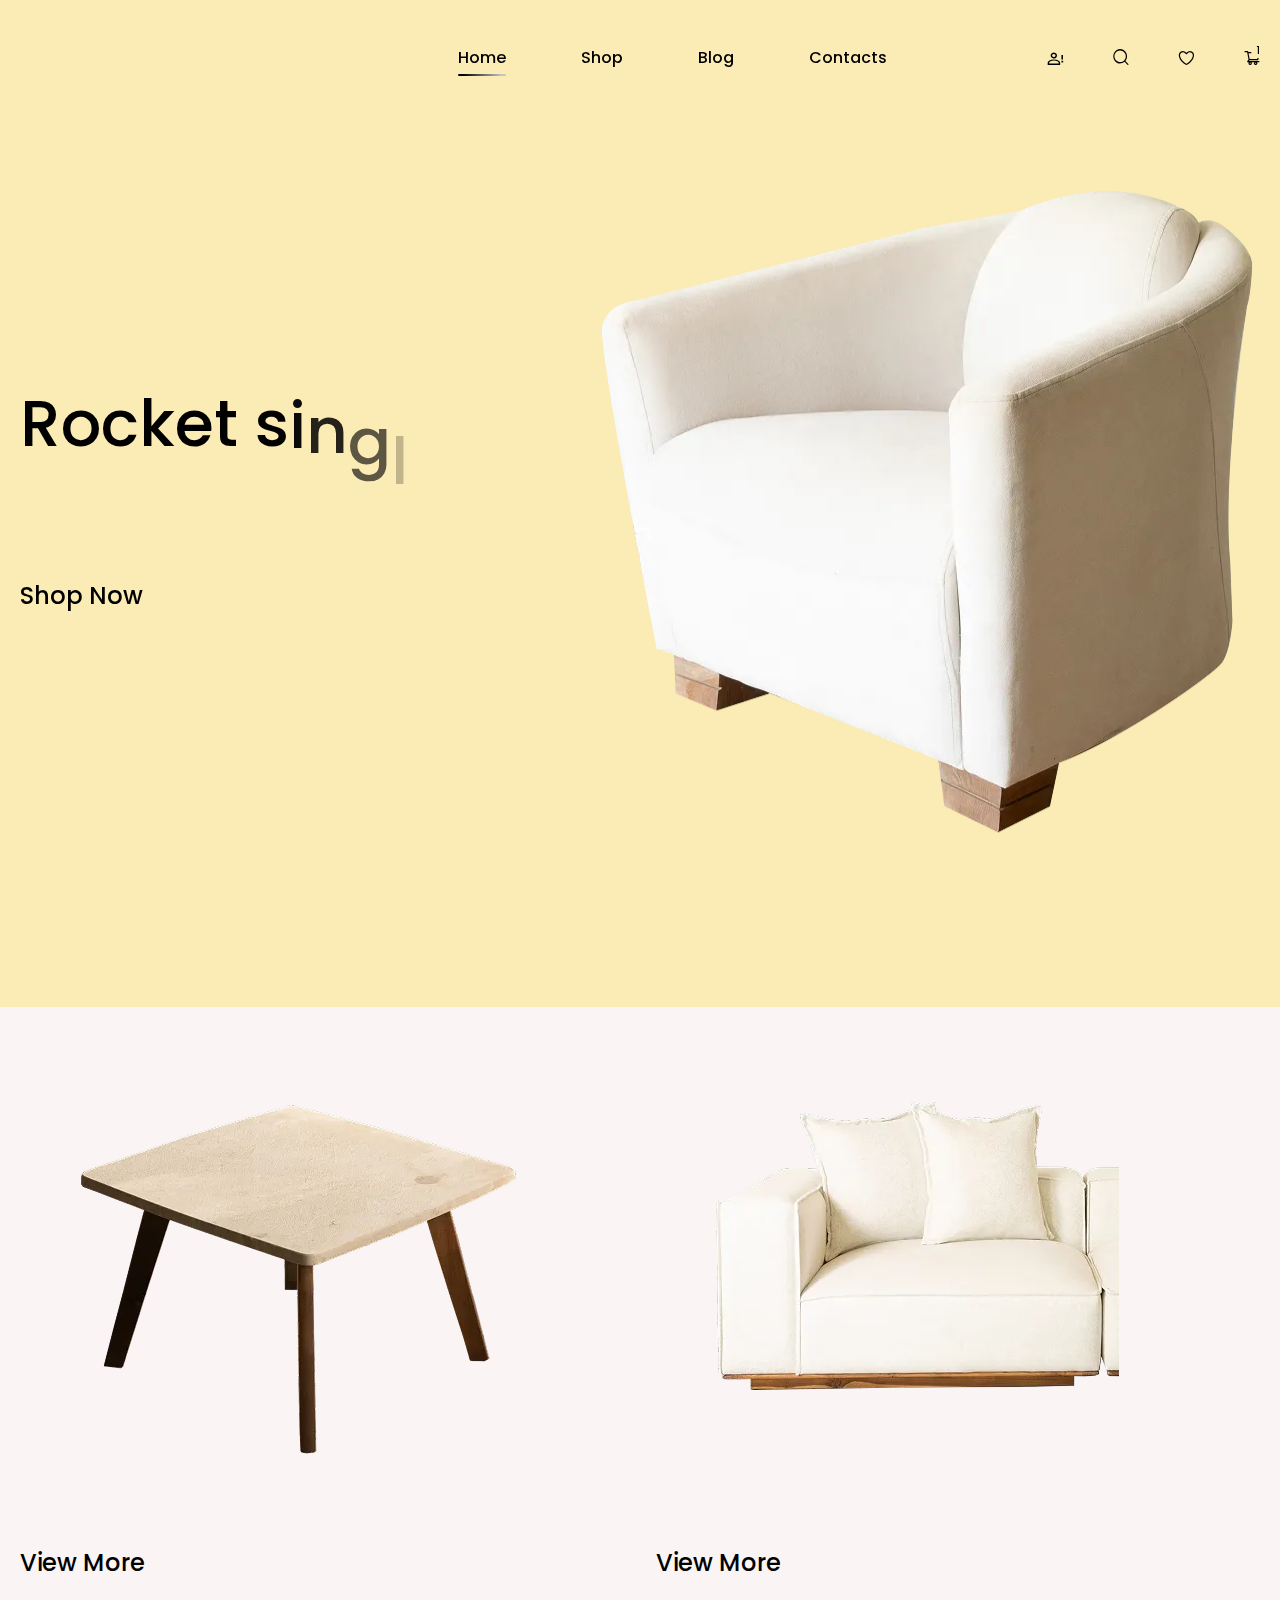
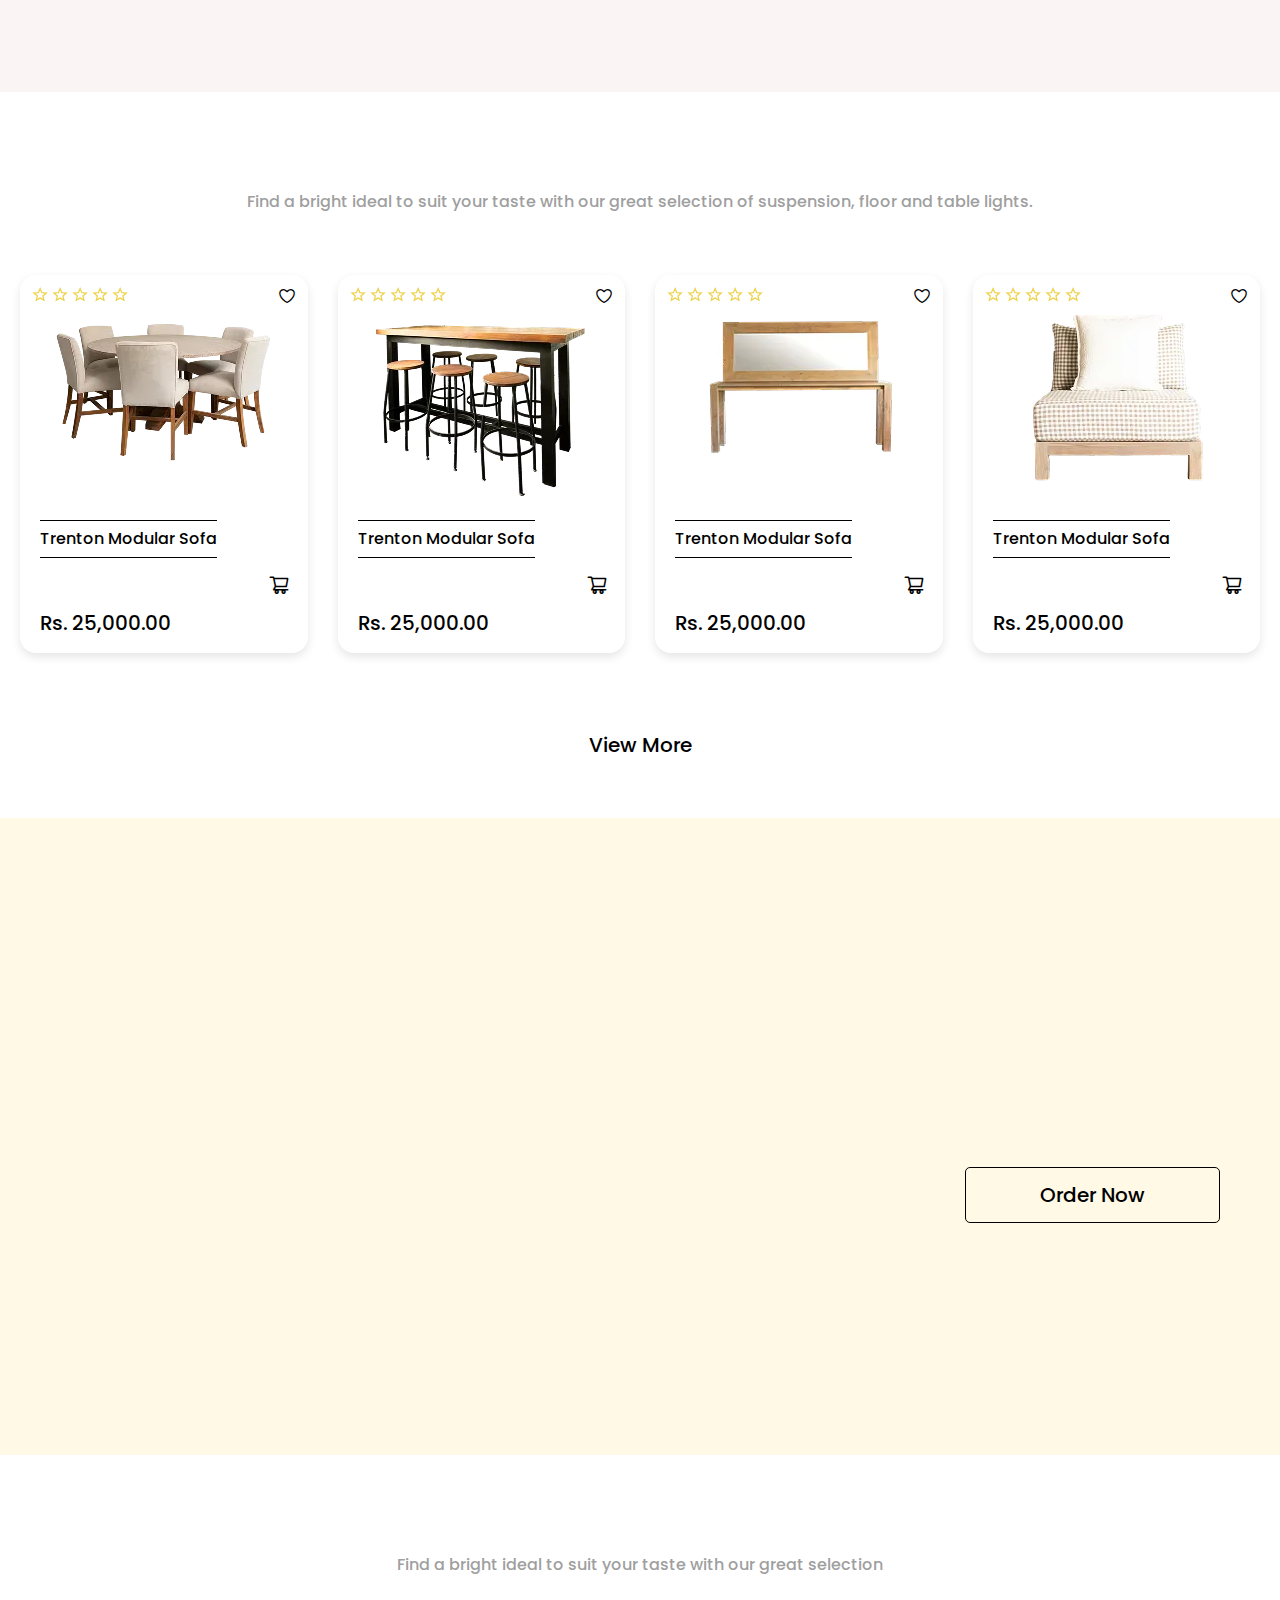
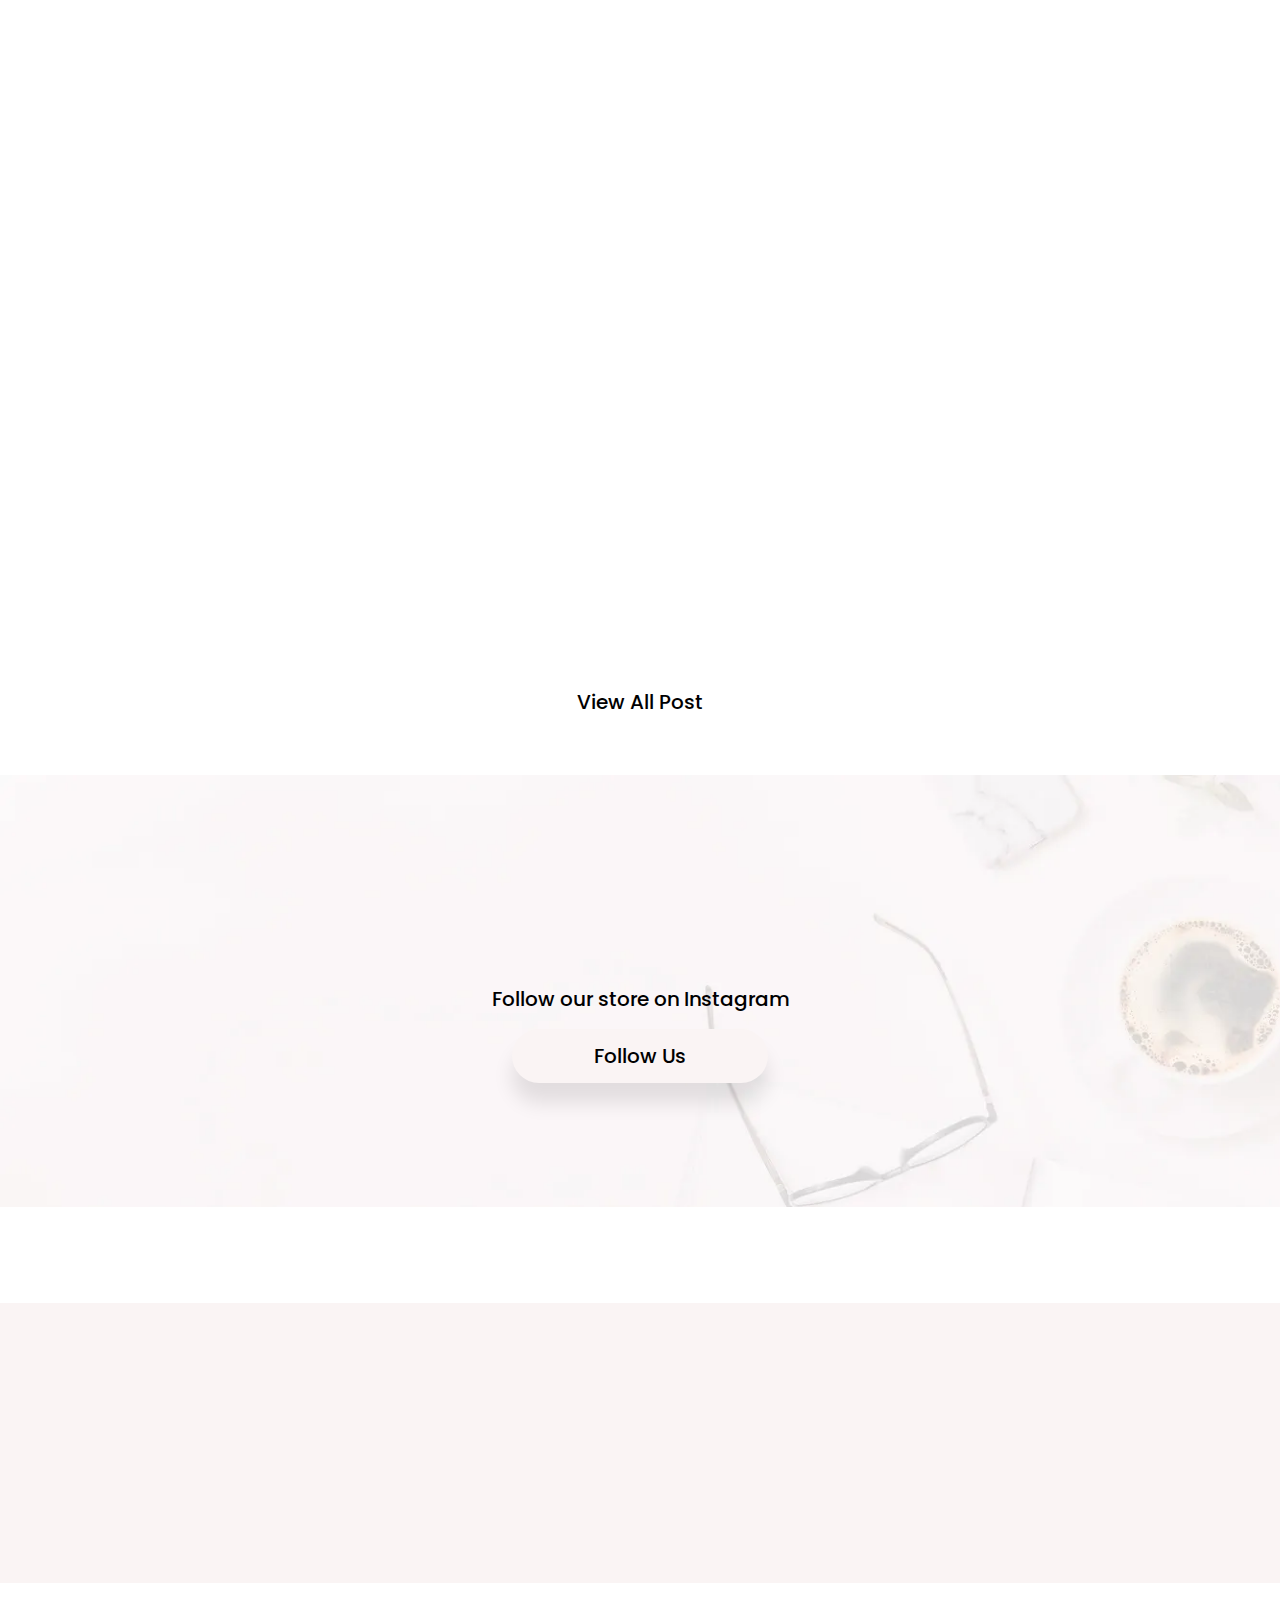
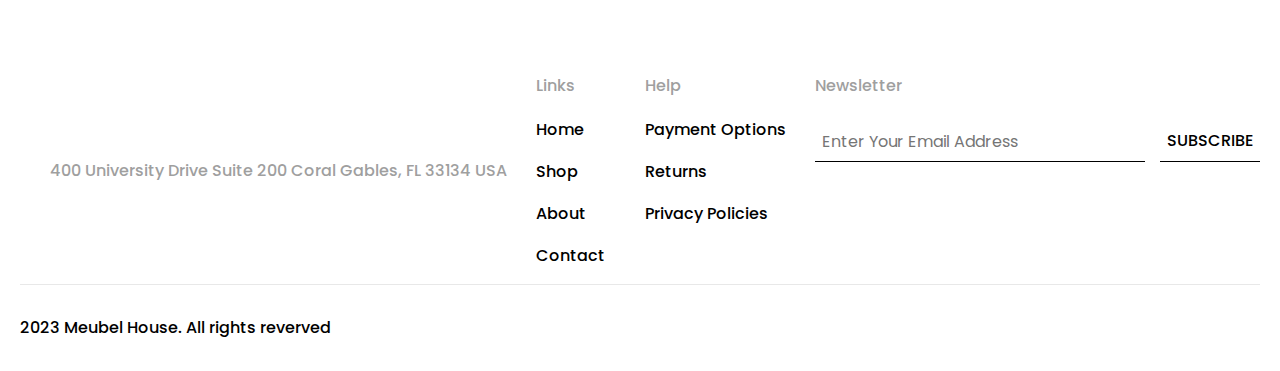
<file: index.html>
<!doctype html>
<html lang="en">
	<head>
		<meta charset="UTF-8">
		<meta name="viewport" content="width=device-width, initial-scale=1.0">
		<link rel="shortcut icon" href="./assets/img/favicon.ico">
		<title>Furniture Store</title>
		<script type="module" crossorigin="" src="./js/index.min.js?v=1761305898458"></script>
		<link rel="modulepreload" crossorigin="" href="./js/app.min.js">
		<link rel="modulepreload" crossorigin="" href="./js/cart.min.js">
		<link rel="stylesheet" crossorigin="" href="./css/app.min.css?v=1761305898458">
		<link rel="stylesheet" crossorigin="" href="./css/cart.min.css?v=1761305898458">
		<link rel="stylesheet" crossorigin="" href="./css/index.min.css?v=1761305898458">
		<link rel="stylesheet" crossorigin="" href="./css/viewmore.min.css?v=1761305898458">
	</head>
	<body data-fls-watcher="">
		<div class="wrapper">
			<header data-fls-header="" data-fls-header-scroll="" class="header">
				<div class="header__container">
					<button type="button" data-fls-menu="" class="menu__icon icon-menu">
						<span></span>
					</button>
					<div class="header__menu menu">
						<nav class="menu__body">
							<ul class="menu__list">
								<li class="menu__item">
									<a href="index.html" class="menu__link menu__link--active">Home</a>
								</li>
								<li class="menu__item">
									<a href="shop.html" class="menu__link">Shop</a>
								</li>
								<li class="menu__item">
									<a href="blog.html" class="menu__link">Blog</a>
								</li>
								<li class="menu__item">
									<a href="contact.html" class="menu__link">Contacts</a>
								</li>
							</ul>
						</nav>
					</div>
					<!--
<fetch url="@components/layout/menu/menu.json">
<each loop='item in response'>
</each>
</fetch>
-->
					<div class="header__action">
						<div class="header__cart">
							<button type="button" data-fls-popup-link="popup" class="header__action--icon --icon-cart"></button>
							<span class="cart__quantity" data-fls-addtocart="">1</span>
						</div>
						<button type="button" data-fls-popup-link="heart" class="header__action--icon --icon-heart"></button>
						<button type="button" data-fls-popup-link="search" class="header__action--icon --icon-search"></button>
						<a href="myaccount.html" class="header__action--icon --icon-man"></a>
					</div>
				</div>
				<div data-fls-popup="search" aria-hidden="true" class="search">
					<div data-fls-search-wrapper="" class="search__wrapper">
						<div data-fls-search-body="" class="search__body">
							<div class="search__header">
								<h2 class="search__title">Search</h2>
								<button data-fls-popup-close="" class="search__close --icon-close-circle-svgrepo-com"></button>
							</div>
							<form class="search__form">
								<input data-fls-input="" autocomplete="off" type="text" name="form[]" data-error="Помилка" placeholder="" class="search__input">
							</form>
						</div>
					</div>
				</div>
				<div data-fls-popup="popup" aria-hidden="true" class="popup">
					<div data-fls-popup-wrapper="" class="popup__wrapper">
						<div data-fls-popup-body="" class="popup__body">
							<div class="popup__header">
								<h2 class="popup__title">Shopping Cart</h2>
								<button data-fls-popup-close="" type="button" class="popup__close --icon-cart-close"></button>
							</div>
							<div data-fls-popup-content="" class="popup__items">
								<div class="popup__item item-popup">
									<div class="item-popup__image">
										<picture>
											<img alt="Image" src="./assets/img/singl/singl-small-01.webp">
										</picture>
									</div>
									<div class="item-popup__body">
										<h3 class="item-popup__body_title">Asgaard sofa</h3>
										<div class="item-popup__body_count">
											<div data-fls-quantity="" class="item-popup__body_quantity quantity">
												<button data-fls-quantity-minus="" type="button" class="quantity__button quantity__button--minus"></button>
												<div class="quantity__input">
													<input data-fls-quantity-value="" autocomplete="off" type="text" name="form[]" value="1">
												</div>
												<button data-fls-quantity-plus="" type="button" class="quantity__button quantity__button--plus"></button>
											</div>
											<div class="item-popup__body_price">Rs. 250,000.00</div>
										</div>
									</div>
									<button class="item-popup__close --icon-close-circle-svgrepo-com"></button>
								</div>
							</div>
							<div class="popup__end-price">
								<span class="popup__end-price_title">Subtotal</span>
								<span class="popup__end-price_price">Rs. 250,000.00</span>
							</div>
							<div class="popup__bottom">
								<a href="cartbox.html">View Cart</a>
								<a href="checkout.html">Checkout</a>
							</div>
						</div>
					</div>
				</div>
				<div data-fls-popup="heart" aria-hidden="true" class="heart">
					<div data-fls-popup-wrapper="" class="heart__wrapper">
						<div data-fls-popup-body="" class="heart__body">
							<div class="heart__header">
								<h2 class="heart__title">My Favorite</h2>
								<button type="button" data-fls-popup-close="">
									<svg xmlns="http://www.w3.org/2000/svg" viewbox="0 0 24 24" width="19" height="19">
										<path d="M12 21s-6-4-9-8c-2-3 0-7 3-8s6 1 6 1 3-2 6-1 5 5 3 8c-3 4-9 8-9 8z" fill="none" stroke="#9f9f9f" stroke-width="1.5" stroke-linecap="round" stroke-linejoin="round"></path>
										<line x1="9" y1="9" x2="15" y2="15" stroke="#9f9f9f" stroke-width="1.5" stroke-linecap="round"></line>
										<line x1="15" y1="9" x2="9" y2="15" stroke="#9f9f9f" stroke-width="1.5" stroke-linecap="round"></line>
									</svg>
								</button>
							</div>
							<div data-fls-popup-content="" class="heart__items">
								<div class="heart__item item-popup">
									<div class="item-popup__image">
										<picture>
											<img alt="Image" src="./assets/img/singl/singl-small-01.webp">
										</picture>
									</div>
									<div class="item-popup__body">
										<h3 class="item-popup__body_title">Asgaard sofa</h3>
										<div class="item-popup__body_count">
											<div data-fls-quantity="" class="item-popup__body_quantity quantity">
												<button data-fls-quantity-minus="" type="button" class="quantity__button quantity__button--minus"></button>
												<div class="quantity__input">
													<input data-fls-quantity-value="" autocomplete="off" type="text" name="form[]" value="1">
												</div>
												<button data-fls-quantity-plus="" type="button" class="quantity__button quantity__button--plus"></button>
											</div>
											<div class="item-popup__body_price">Rs. 250,000.00</div>
										</div>
									</div>
									<button class="item-popup__close --icon-close-circle-svgrepo-com"></button>
								</div>
							</div>
							<a href="#" class="heart__button">Add to cart</a>
						</div>
					</div>
				</div>
			</header>
			<main class="page">
				<section class="hero page--hero">
					<div class="hero__container">
						<div data-fls-titlwithtextdecor="" class="hero__title-block title-with-text-decor">
							<div class="wrap">
								<h1 class="title-with-text-decor__title">Rocket single seater</h1>
							</div>
							<a href="#" class="title-with-text-decor__text">Shop Now</a>
							<!-- <a href="javascript:void(0)" class="title-with-text-decor__text">Shop Now</a> -->
						</div>
						<div data-fls-parallax-parent="" class="hero__imafe">
							<picture>
								<source media="(max-width: 600px)" srcset="./assets/img/home/single-seater-600.webp" type="image/webp">
								<img data-fls-parallax="" data-fls-parallax-coefficient="10" alt="Image" src="./assets/img/home/single-seater.webp">
							</picture>
						</div>
					</div>
				</section>
				<div class="popular page--popular">
					<div class="popular__container">
						<div class="popular__column popular__column--tabel">
							<a data-fls-parallax-parent="" href="javascript:void(0)" class="popular__image">
								<picture>
									<img data-fls-parallax="" data-fls-parallax-coefficient="10" alt="Image" src="./assets/img/home/side-table.webp">
								</picture>
							</a>
							<div data-fls-titlwithtextdecor="" class="title-with-text-decor">
								<h2 data-fls-watcher="" class="title-with-text-decor__title title-with-text-decor__title--fz-36">Side Tabel</h2>
								<a href="javascript:avoid(0)" class="title-with-text-decor__text title-with-text-decor__title--fz-24">View More</a>
							</div>
						</div>
						<div class="popular__column popular__column--sofa">
							<a data-fls-parallax-parent="" href="javascript:void(0)" class="popular__image">
								<picture>
									<img data-fls-parallax="" data-fls-parallax-coefficient="10" alt="Image" src="./assets/img/home/sofa.webp">
								</picture>
							</a>
							<div data-fls-titlwithtextdecor="" class="popular__title-block title-with-text-decor">
								<h2 data-fls-watcher="" class="title-with-text-decor__title title-with-text-decor__title--fz-36">Side Sofa</h2>
								<a href="javascript:avoid(0)" class="title-with-text-decor__text title-with-text-decor__title--fz-24">View More</a>
							</div>
						</div>
					</div>
				</div>
				<section class="picks page--picks">
					<div class="picks__container">
						<div class="picks__title-block">
							<h2 class="picks__title-block--title">Top Picks For You</h2>
							<p class="picks__title-block--text">
								Find a bright ideal to suit your taste with our great selection of
					suspension, floor and table lights.
							</p>
						</div>
						<div class="picks__colums">
							<div data-fls-addtocart-product="" data-fls-cart="" class="cart">
								<a href="SingleProduct.html" class="cart__image">
									<picture>
										<img data-fls-addtocart-image="" alt="Image" src="./assets/img/picks/01.webp">
									</picture>
								</a>
								<div class="cart__body">
									<a href="SingleProduct.html" class="cart__title">Trenton Modular Sofa</a>
									<a href="javascript:void(0)" data-fls-addtocart-button="" class="cart__cart --icon-cart"></a>
									<div class="cart__price">Rs. 25,000.00</div>
								</div>
								<div data-fls-rating="set" class="cart__rating rating"></div>
								<button class="cart__heart --icon-heart"></button>
							</div>
							<div data-fls-addtocart-product="" data-fls-cart="" class="cart">
								<a href="SingleProduct.html" class="cart__image">
									<picture>
										<img data-fls-addtocart-image="" alt="Image" src="./assets/img/picks/02.webp">
									</picture>
								</a>
								<div class="cart__body">
									<a href="SingleProduct.html" class="cart__title">Trenton Modular Sofa</a>
									<a href="javascript:void(0)" data-fls-addtocart-button="" class="cart__cart --icon-cart"></a>
									<div class="cart__price">Rs. 25,000.00</div>
								</div>
								<div data-fls-rating="set" class="cart__rating rating"></div>
								<button class="cart__heart --icon-heart"></button>
							</div>
							<div data-fls-addtocart-product="" data-fls-cart="" class="cart">
								<a href="SingleProduct.html" class="cart__image">
									<picture>
										<img data-fls-addtocart-image="" alt="Image" src="./assets/img/picks/03.webp">
									</picture>
								</a>
								<div class="cart__body">
									<a href="SingleProduct.html" class="cart__title">Trenton Modular Sofa</a>
									<a href="javascript:void(0)" data-fls-addtocart-button="" class="cart__cart --icon-cart"></a>
									<div class="cart__price">Rs. 25,000.00</div>
								</div>
								<div data-fls-rating="set" class="cart__rating rating"></div>
								<button class="cart__heart --icon-heart"></button>
							</div>
							<div data-fls-addtocart-product="" data-fls-cart="" class="cart">
								<a href="SingleProduct.html" class="cart__image">
									<picture>
										<img data-fls-addtocart-image="" alt="Image" src="./assets/img/picks/04.webp">
									</picture>
								</a>
								<div class="cart__body">
									<a href="SingleProduct.html" class="cart__title">Trenton Modular Sofa</a>
									<a href="javascript:void(0)" data-fls-addtocart-button="" class="cart__cart --icon-cart"></a>
									<div class="cart__price">Rs. 25,000.00</div>
								</div>
								<div data-fls-rating="set" class="cart__rating rating"></div>
								<button class="cart__heart --icon-heart"></button>
							</div>
						</div>
					</div>
					<div data-fls-viewmore="" class="viewmore viewmore--center">
						<a href="javscript:void(0)" class="viewmore__title">View More</a>
					</div>
				</section>
				<section class="arrivals page--arrivals">
					<div class="arrivals__container">
						<div class="arrivals__image">
							<picture>
								<source media="(max-width: 600px)" srcset="./assets/img/arrivals/arrivals-600.webp" type="image/webp">
								<img alt="Image" src="./assets/img/arrivals/arrivals.webp">
							</picture>
						</div>
						<div class="arrivals__title-block">
							<div class="arrivals__label">New Arrivals</div>
							<h2 class="arrivals__title">Asgaard sofa</h2>
							<a href="javascript:void(0)" class="arrivals__button">Order Now</a>
						</div>
					</div>
				</section>
				<section class="blogs page--blogs">
					<div class="blogs__container">
						<div class="picks__title-block">
							<h2 class="picks__title-block--title">Our Blogs</h2>
							<p class="picks__title-block--text">Find a bright ideal to suit your taste with our great selection</p>
						</div>
						<div class="blogs__colums">
							<div class="blogs__column column-blog">
								<a href="javscript:void(0)" class="column-blog__image">
									<picture>
										<img alt="Image" src="./assets/img/blogs/01.webp">
									</picture>
								</a>
								<div class="column-blog__text">Going all-in with millennial design</div>
								<div data-fls-viewmore="" class="column-blog__read viewmore">
									<a href="javscript:void(0)" class="viewmore__title">View More</a>
								</div>
								<div class="column-blog__date date">
									<div class="date__block">
										<span class="date__icon --icon-clock"></span>
										<span class="date__text">5 min</span>
									</div>
									<div class="date__block">
										<span class="date__icon --icon-calendar"></span>
										<span class="date__text">12th Oct 2022</span>
									</div>
								</div>
							</div>
							<div class="blogs__column column-blog">
								<a href="javscript:void(0)" class="column-blog__image">
									<picture>
										<img alt="Image" src="./assets/img/blogs/02.webp">
									</picture>
								</a>
								<div class="column-blog__text">Going all-in with millennial design</div>
								<div data-fls-viewmore="" class="column-blog__read viewmore">
									<a href="javscript:void(0)" class="viewmore__title">View More</a>
								</div>
								<div class="column-blog__date date">
									<div class="date__block">
										<span class="date__icon --icon-clock"></span>
										<span class="date__text">5 min</span>
									</div>
									<div class="date__block">
										<span class="date__icon --icon-calendar"></span>
										<span class="date__text">12th Oct 2022</span>
									</div>
								</div>
							</div>
							<div class="blogs__column column-blog">
								<a href="javscript:void(0)" class="column-blog__image">
									<picture>
										<img alt="Image" src="./assets/img/blogs/03.webp">
									</picture>
								</a>
								<div class="column-blog__text">Going all-in with millennial design</div>
								<div data-fls-viewmore="" class="column-blog__read viewmore">
									<a href="javscript:void(0)" class="viewmore__title">View More</a>
								</div>
								<div class="column-blog__date date">
									<div class="date__block">
										<span class="date__icon --icon-clock"></span>
										<span class="date__text">5 min</span>
									</div>
									<div class="date__block">
										<span class="date__icon --icon-calendar"></span>
										<span class="date__text">12th Oct 2022</span>
									</div>
								</div>
							</div>
						</div>
						<div data-fls-viewmore="" class="viewmore viewmore--center">
							<a href="javscript:void(0)" class="viewmore__title">View All Post</a>
						</div>
					</div>
				</section>
				<section class="instagram page--instagram">
					<div class="instagram__container">
						<h2 class="instagram__title">Our Instagram</h2>
						<p class="instagram__text">Follow our store on Instagram</p>
						<a href="javscript:void(0)" class="instagram__button">Follow Us</a>
					</div>
				</section>
			</main>
			<footer data-fls-footer="" class="footer">
				<div class="footer__top">
					<div class="footer__container">
						<div class="footer__advantages advantages">
							<div class="advantages__column">
								<div class="advantages__title">Free Delivery</div>
								<p class="advantages__text">For all oders over $50, consectetur adipim scing elit.</p>
							</div>
							<div class="advantages__column">
								<div class="advantages__title">90 Days Return</div>
								<p class="advantages__text">If goods have problems, consectetur adipim scing elit.</p>
							</div>
							<div class="advantages__column">
								<div class="advantages__title">Secure Payment</div>
								<p class="advantages__text">100% secure payment, consectetur adipim scing elit.</p>
							</div>
						</div>
					</div>
				</div>
				<div class="footer__container">
					<div class="footer__body body-footer">
						<a href="#" class="body-footer__logo"></a>
						<div class="body-footer__column">
							<p class="body-footer__about">400 University Drive Suite 200 Coral Gables,
					FL 33134 USA</p>
						</div>
						<div data-fls-spollers="767.98" class="body-footer__column">
							<details class="spollers__item">
								<summary class="body-footer__title spollers__title">Links</summary>
								<ul class="body-footer__list">
									<li body-footer__item="">
										<a href="#" class="body-footer__link">Home</a>
									</li>
									<li body-footer__item="">
										<a href="#" class="body-footer__link">Shop</a>
									</li>
									<li body-footer__item="">
										<a href="#" class="body-footer__link">About</a>
									</li>
									<li body-footer__item="">
										<a href="#" class="body-footer__link">Contact</a>
									</li>
								</ul>
							</details>
						</div>
						<div data-fls-spollers="767.98" class="body-footer__column">
							<details class="spollers__item">
								<summary class="body-footer__title spollers__title">Help</summary>
								<ul class="body-footer__list">
									<li body-footer__item="">
										<a href="#" class="body-footer__link">Payment Options</a>
									</li>
									<li body-footer__item="">
										<a href="#" class="body-footer__link">Returns</a>
									</li>
									<li body-footer__item="">
										<a href="#" class="body-footer__link">Privacy Policies</a>
									</li>
								</ul>
							</details>
						</div>
						<div class="body-footer__column">
							<div class="body-footer__title">Newsletter</div>
							<form class="body-footer__form" action="files/sendmail/sendmail.php" method="POST">
								<input type="text" name="form[email]" data-error="Error" placeholder="Enter Your Email Address" class="body-footer__input">
								<button type="submit" class="body-footer__button">SUBSCRIBE</button>
							</form>
						</div>
					</div>
					<div class="footer__copy">
						<div class="footer__text">2023 Meubel House. All rights reverved</div>
					</div>
				</div>
			</footer>
		</div>
	</body>
</html>
</file>
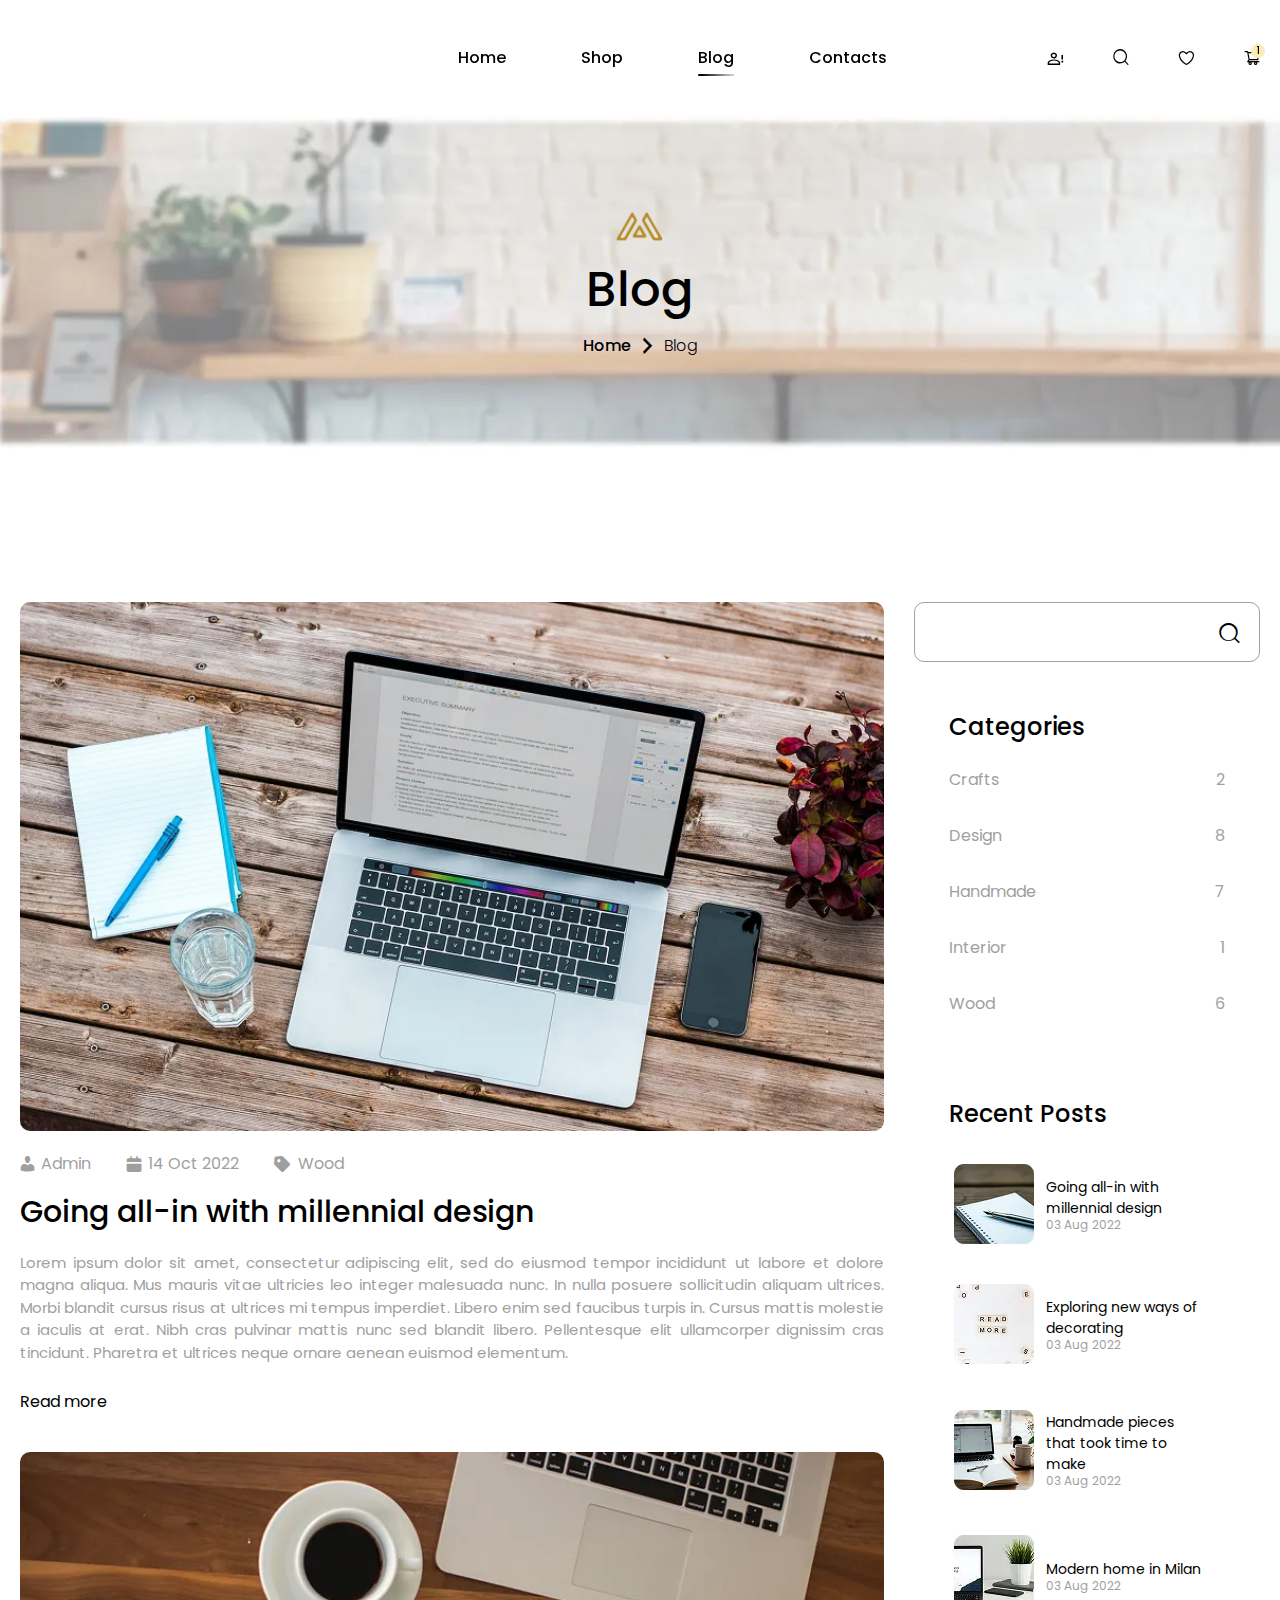
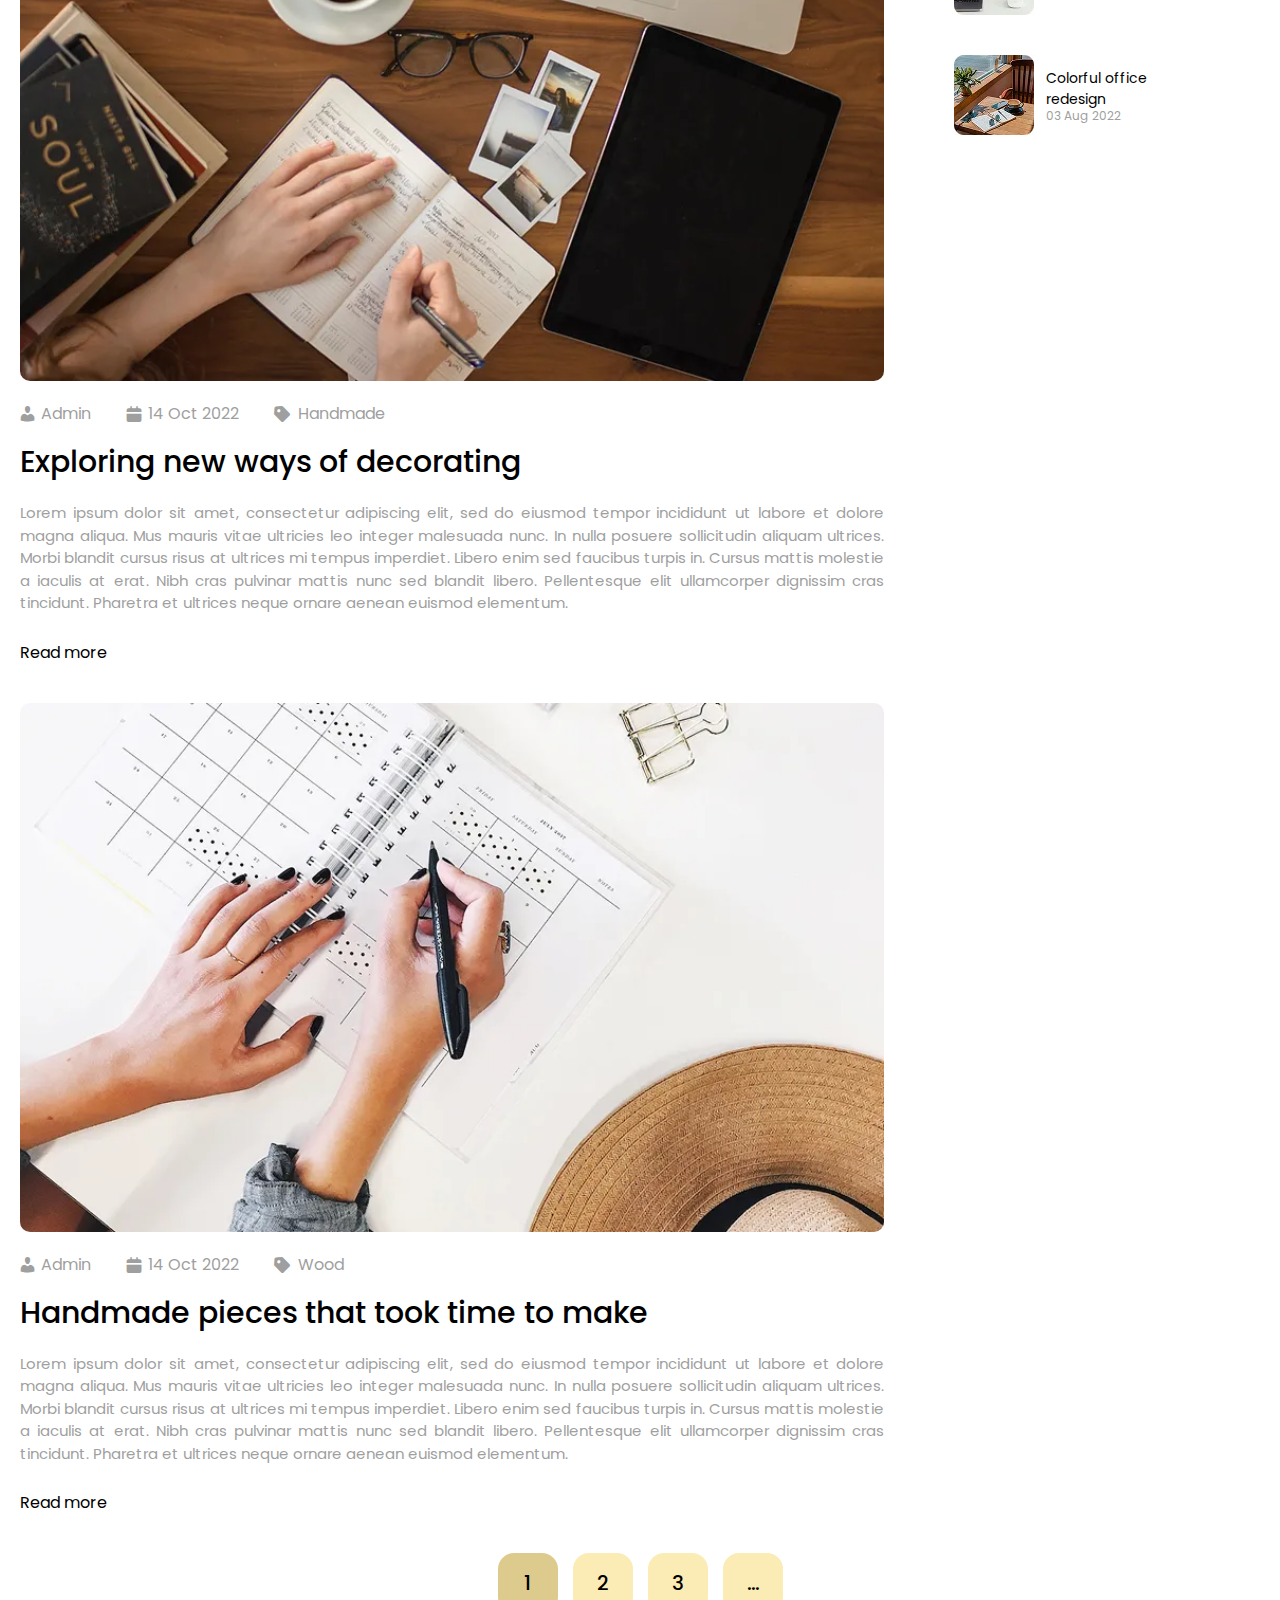
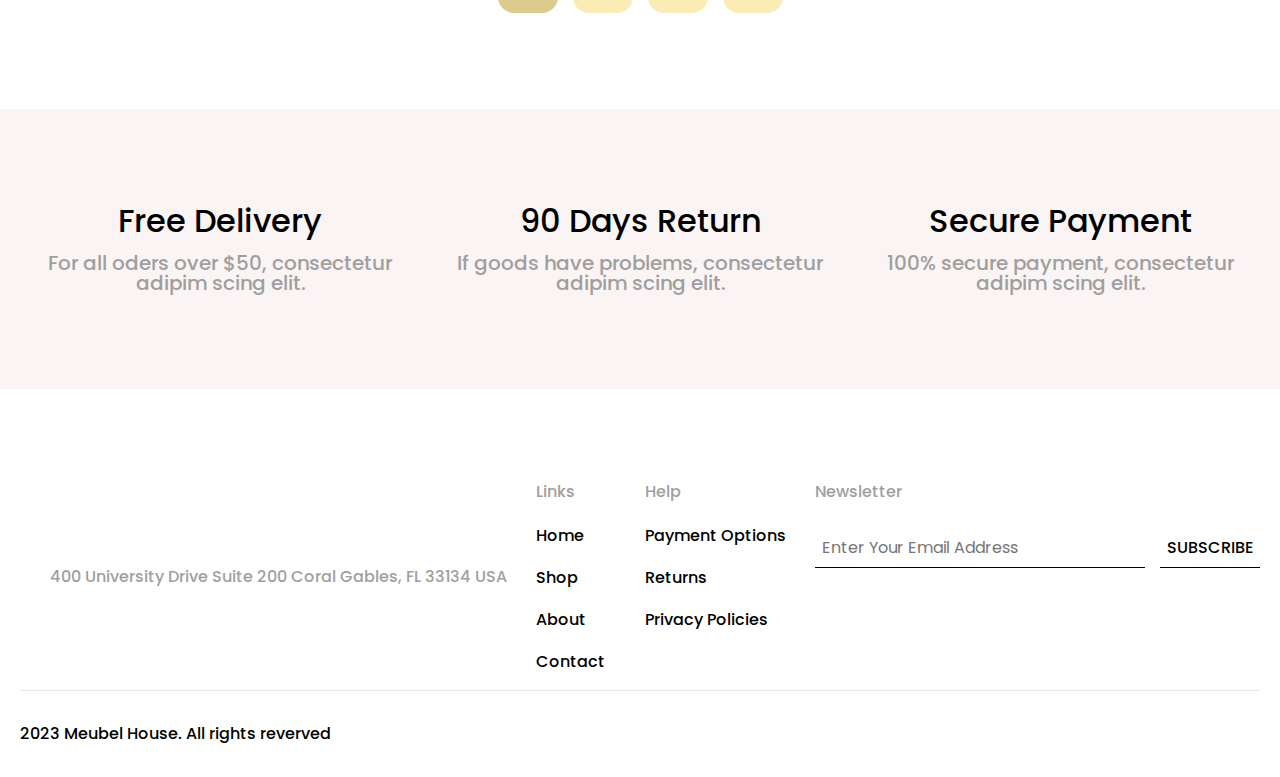
<file: blog.html>
<!doctype html>
<html lang="en">
	<head>
		<meta charset="UTF-8">
		<meta name="viewport" content="width=device-width, initial-scale=1.0">
		<link rel="shortcut icon" href="./assets/img/favicon.ico">
		<title>Blog</title>
		<script type="module" crossorigin="" src="./js/app.min.js?v=1761305898458"></script>
		<link rel="stylesheet" crossorigin="" href="./css/app.min.css?v=1761305898458">
		<link rel="stylesheet" crossorigin="" href="./css/blog.min.css?v=1761305898458">
		<link rel="stylesheet" crossorigin="" href="./css/headernavigation.min.css?v=1761305898458">
	</head>
	<body data-fls-watcher="">
		<div class="wrapper">
			<header data-fls-header="" data-fls-header-scroll="" class="header">
				<div class="header__container">
					<button type="button" data-fls-menu="" class="menu__icon icon-menu">
						<span></span>
					</button>
					<div class="header__menu menu">
						<nav class="menu__body">
							<ul class="menu__list">
								<li class="menu__item">
									<a href="index.html" class="menu__link">Home</a>
								</li>
								<li class="menu__item">
									<a href="shop.html" class="menu__link">Shop</a>
								</li>
								<li class="menu__item">
									<a href="blog.html" class="menu__link menu__link--active">Blog</a>
								</li>
								<li class="menu__item">
									<a href="contact.html" class="menu__link">Contacts</a>
								</li>
							</ul>
						</nav>
					</div>
					<!--
<fetch url="@components/layout/menu/menu.json">
<each loop='item in response'>
</each>
</fetch>
-->
					<div class="header__action">
						<div class="header__cart">
							<button type="button" data-fls-popup-link="popup" class="header__action--icon --icon-cart"></button>
							<span class="cart__quantity" data-fls-addtocart="">1</span>
						</div>
						<button type="button" data-fls-popup-link="heart" class="header__action--icon --icon-heart"></button>
						<button type="button" data-fls-popup-link="search" class="header__action--icon --icon-search"></button>
						<a href="myaccount.html" class="header__action--icon --icon-man"></a>
					</div>
				</div>
				<div data-fls-popup="search" aria-hidden="true" class="search">
					<div data-fls-search-wrapper="" class="search__wrapper">
						<div data-fls-search-body="" class="search__body">
							<div class="search__header">
								<h2 class="search__title">Search</h2>
								<button data-fls-popup-close="" class="search__close --icon-close-circle-svgrepo-com"></button>
							</div>
							<form class="search__form">
								<input data-fls-input="" autocomplete="off" type="text" name="form[]" data-error="Помилка" placeholder="" class="search__input">
							</form>
						</div>
					</div>
				</div>
				<div data-fls-popup="popup" aria-hidden="true" class="popup">
					<div data-fls-popup-wrapper="" class="popup__wrapper">
						<div data-fls-popup-body="" class="popup__body">
							<div class="popup__header">
								<h2 class="popup__title">Shopping Cart</h2>
								<button data-fls-popup-close="" type="button" class="popup__close --icon-cart-close"></button>
							</div>
							<div data-fls-popup-content="" class="popup__items">
								<div class="popup__item item-popup">
									<div class="item-popup__image">
										<picture>
											<img alt="Image" src="./assets/img/singl/singl-small-01.webp">
										</picture>
									</div>
									<div class="item-popup__body">
										<h3 class="item-popup__body_title">Asgaard sofa</h3>
										<div class="item-popup__body_count">
											<div data-fls-quantity="" class="item-popup__body_quantity quantity">
												<button data-fls-quantity-minus="" type="button" class="quantity__button quantity__button--minus"></button>
												<div class="quantity__input">
													<input data-fls-quantity-value="" autocomplete="off" type="text" name="form[]" value="1">
												</div>
												<button data-fls-quantity-plus="" type="button" class="quantity__button quantity__button--plus"></button>
											</div>
											<div class="item-popup__body_price">Rs. 250,000.00</div>
										</div>
									</div>
									<button class="item-popup__close --icon-close-circle-svgrepo-com"></button>
								</div>
							</div>
							<div class="popup__end-price">
								<span class="popup__end-price_title">Subtotal</span>
								<span class="popup__end-price_price">Rs. 250,000.00</span>
							</div>
							<div class="popup__bottom">
								<a href="cartbox.html">View Cart</a>
								<a href="checkout.html">Checkout</a>
							</div>
						</div>
					</div>
				</div>
				<div data-fls-popup="heart" aria-hidden="true" class="heart">
					<div data-fls-popup-wrapper="" class="heart__wrapper">
						<div data-fls-popup-body="" class="heart__body">
							<div class="heart__header">
								<h2 class="heart__title">My Favorite</h2>
								<button type="button" data-fls-popup-close="">
									<svg xmlns="http://www.w3.org/2000/svg" viewbox="0 0 24 24" width="19" height="19">
										<path d="M12 21s-6-4-9-8c-2-3 0-7 3-8s6 1 6 1 3-2 6-1 5 5 3 8c-3 4-9 8-9 8z" fill="none" stroke="#9f9f9f" stroke-width="1.5" stroke-linecap="round" stroke-linejoin="round"></path>
										<line x1="9" y1="9" x2="15" y2="15" stroke="#9f9f9f" stroke-width="1.5" stroke-linecap="round"></line>
										<line x1="15" y1="9" x2="9" y2="15" stroke="#9f9f9f" stroke-width="1.5" stroke-linecap="round"></line>
									</svg>
								</button>
							</div>
							<div data-fls-popup-content="" class="heart__items">
								<div class="heart__item item-popup">
									<div class="item-popup__image">
										<picture>
											<img alt="Image" src="./assets/img/singl/singl-small-01.webp">
										</picture>
									</div>
									<div class="item-popup__body">
										<h3 class="item-popup__body_title">Asgaard sofa</h3>
										<div class="item-popup__body_count">
											<div data-fls-quantity="" class="item-popup__body_quantity quantity">
												<button data-fls-quantity-minus="" type="button" class="quantity__button quantity__button--minus"></button>
												<div class="quantity__input">
													<input data-fls-quantity-value="" autocomplete="off" type="text" name="form[]" value="1">
												</div>
												<button data-fls-quantity-plus="" type="button" class="quantity__button quantity__button--plus"></button>
											</div>
											<div class="item-popup__body_price">Rs. 250,000.00</div>
										</div>
									</div>
									<button class="item-popup__close --icon-close-circle-svgrepo-com"></button>
								</div>
							</div>
							<a href="#" class="heart__button">Add to cart</a>
						</div>
					</div>
				</div>
			</header>
			<div data-fls-headernavigation="" class="navigation">
				<div class="navigation__container">
					<div class="navigation__body">
						<a href="index.html" class="navigation__logo">
							<img src="./assets/img/logo.svg" alt="Image">
						</a>
						<h2 class="navigation__title">Blog</h2>
						<div class="navigation__links">
							<a href="index.html" class="navigation__link --icon-arrow">Home</a>
							<a href="javascript:void(0)" class="navigation__link--active">Blog</a>
						</div>
					</div>
				</div>
			</div>
			<main class="blog">
				<div class="blog__container">
					<div class="blog__body">
						<div class="blog__blogs">
							<div data-fls-blogcontent="" class="blog-content">
								<a href="javascript:void(0)" class="blog-content__image">
									<picture>
										<source media="(max-width: 600px)" srcset="./assets/img/blogs/blog/01-600.webp" type="image/webp">
										<img alt="Image" src="./assets/img/blogs/blog/01.webp">
									</picture>
								</a>
								<div class="blog-content__icons">
									<span class="--icon-admin">Admin</span>
									<span class="--icon-date">14 Oct 2022</span>
									<span class="--icon-label">Wood</span>
								</div>
								<h2 class="blog-content__title">
									<a href="javascript:void(0)">Going all-in with millennial design</a>
								</h2>
								<div class="blog-content__text">
									<p>
										Lorem ipsum dolor sit amet, consectetur adipiscing elit, sed do eiusmod tempor incididunt ut labore et dolore magna aliqua. Mus mauris vitae ultricies leo integer malesuada nunc. In nulla posuere sollicitudin aliquam ultrices. Morbi blandit cursus risus at ultrices mi tempus imperdiet. Libero enim sed faucibus turpis in. Cursus mattis molestie a iaculis at erat. Nibh cras pulvinar mattis nunc sed blandit libero. Pellentesque elit ullamcorper dignissim cras tincidunt. Pharetra et ultrices neque ornare aenean euismod elementum.
									</p>
								</div>
								<a href="javascript:void(0)" class="blog-content__read">Read more</a>
							</div>
							<div data-fls-blogcontent="" class="blog-content">
								<a href="javascript:void(0)" class="blog-content__image">
									<picture>
										<source media="(max-width: 600px)" srcset="./assets/img/blogs/blog/02-600.webp" type="image/webp">
										<img alt="Image" src="./assets/img/blogs/blog/02.webp">
									</picture>
								</a>
								<div class="blog-content__icons">
									<span class="--icon-admin">Admin</span>
									<span class="--icon-date">14 Oct 2022</span>
									<span class="--icon-label">Handmade</span>
								</div>
								<h2 class="blog-content__title">
									<a href="javascript:void(0)">Exploring new ways of decorating</a>
								</h2>
								<div class="blog-content__text">
									<p>
										Lorem ipsum dolor sit amet, consectetur adipiscing elit, sed do eiusmod tempor incididunt ut labore et dolore magna aliqua. Mus mauris vitae ultricies leo integer malesuada nunc. In nulla posuere sollicitudin aliquam ultrices. Morbi blandit cursus risus at ultrices mi tempus imperdiet. Libero enim sed faucibus turpis in. Cursus mattis molestie a iaculis at erat. Nibh cras pulvinar mattis nunc sed blandit libero. Pellentesque elit ullamcorper dignissim cras tincidunt. Pharetra et ultrices neque ornare aenean euismod elementum.
									</p>
								</div>
								<a href="javascript:void(0)" class="blog-content__read">Read more</a>
							</div>
							<div data-fls-blogcontent="" class="blog-content">
								<a href="javascript:void(0)" class="blog-content__image">
									<picture>
										<source media="(max-width: 600px)" srcset="./assets/img/blogs/blog/03-600.webp" type="image/webp">
										<img alt="Image" src="./assets/img/blogs/blog/03.webp">
									</picture>
								</a>
								<div class="blog-content__icons">
									<span class="--icon-admin">Admin</span>
									<span class="--icon-date">14 Oct 2022</span>
									<span class="--icon-label">Wood</span>
								</div>
								<h2 class="blog-content__title">
									<a href="javascript:void(0)">Handmade pieces that took time to make</a>
								</h2>
								<div class="blog-content__text">
									<p>
										Lorem ipsum dolor sit amet, consectetur adipiscing elit, sed do eiusmod tempor incididunt ut labore et dolore magna aliqua. Mus mauris vitae ultricies leo integer malesuada nunc. In nulla posuere sollicitudin aliquam ultrices. Morbi blandit cursus risus at ultrices mi tempus imperdiet. Libero enim sed faucibus turpis in. Cursus mattis molestie a iaculis at erat. Nibh cras pulvinar mattis nunc sed blandit libero. Pellentesque elit ullamcorper dignissim cras tincidunt. Pharetra et ultrices neque ornare aenean euismod elementum.
									</p>
								</div>
								<a href="javascript:void(0)" class="blog-content__read">Read more</a>
							</div>
						</div>
						<div class="blog__sidebar sidebar">
							<div class="sidebar__categories">
								<div class="sidebar__categories_search">
									<input data-fls-input="" autocomplete="off" type="text" name="form[]" data-error="Помилка" placeholder="" class="sidebar__categories_input">
									<span class="sidebar__categories_search-icon --icon-search"></span>
								</div>
								<div class="sidebar__categories-items">
									<div class="sidebar__categories_title">Categories</div>
									<div class="sidebar__categories_categori">
										<a href="javascript:void(0)" class="sidebar__categories_categori-text">Crafts</a>
										<div class="sidebar__categories_categori-number">2</div>
									</div>
									<div class="sidebar__categories_categori">
										<a href="javascript:void(0)" class="sidebar__categories_categori-text">Design</a>
										<div class="sidebar__categories_categori-number">8</div>
									</div>
									<div class="sidebar__categories_categori">
										<a href="javascript:void(0)" class="sidebar__categories_categori-text">Handmade</a>
										<div class="sidebar__categories_categori-number">7</div>
									</div>
									<div class="sidebar__categories_categori">
										<a href="javascript:void(0)" class="sidebar__categories_categori-text">Interior</a>
										<div class="sidebar__categories_categori-number">1</div>
									</div>
									<div class="sidebar__categories_categori">
										<a href="javascript:void(0)" class="sidebar__categories_categori-text">Wood</a>
										<div class="sidebar__categories_categori-number">6</div>
									</div>
								</div>
							</div>
							<div class="sidebar__posts">
								<div class="sidebar__posts_title">Recent Posts</div>
								<div class="sidebar__posts_items">
									<a href="javascript:void(0)">
										<div class="sidebar__posts_item">
											<div class="sidebar__posts_img">
												<picture>
													<img alt="Image" src="./assets/img/blogs/blog/mini01.webp">
												</picture>
											</div>
											<div class="sidebar__posts_body">
												<div class="sidebar__posts_text">Going all-in with millennial design</div>
												<div class="sidebar__posts_date">03 Aug 2022</div>
											</div>
										</div>
									</a>
									<a href="javascript:void(0)">
										<div class="sidebar__posts_item">
											<div class="sidebar__posts_img">
												<picture>
													<img alt="Image" src="./assets/img/blogs/blog/mini02.webp">
												</picture>
											</div>
											<div class="sidebar__posts_body">
												<div class="sidebar__posts_text">Exploring new ways of decorating</div>
												<div class="sidebar__posts_date">03 Aug 2022</div>
											</div>
										</div>
									</a>
									<a href="javascript:void(0)">
										<div class="sidebar__posts_item">
											<div class="sidebar__posts_img">
												<picture>
													<img alt="Image" src="./assets/img/blogs/blog/mini03.webp">
												</picture>
											</div>
											<div class="sidebar__posts_body">
												<div class="sidebar__posts_text">Handmade pieces that took time to make</div>
												<div class="sidebar__posts_date">03 Aug 2022</div>
											</div>
										</div>
									</a>
									<a href="javascript:void(0)">
										<div class="sidebar__posts_item">
											<div class="sidebar__posts_img">
												<picture>
													<img alt="Image" src="./assets/img/blogs/blog/mini04.webp">
												</picture>
											</div>
											<div class="sidebar__posts_body">
												<div class="sidebar__posts_text">Modern home in Milan</div>
												<div class="sidebar__posts_date">03 Aug 2022</div>
											</div>
										</div>
									</a>
									<a href="javascript:void(0)">
										<div class="sidebar__posts_item">
											<div class="sidebar__posts_img">
												<picture>
													<img alt="Image" src="./assets/img/blogs/blog/mini05.webp">
												</picture>
											</div>
											<div class="sidebar__posts_body">
												<div class="sidebar__posts_text">Colorful office redesign</div>
												<div class="sidebar__posts_date">03 Aug 2022</div>
											</div>
										</div>
									</a>
								</div>
							</div>
						</div>
					</div>
					<div class="blog__cout-pages">
						<span class="--active">1</span>
						<span>2</span>
						<span>3</span>
						<span>...</span>
					</div>
				</div>
			</main>
			<footer data-fls-footer="" class="footer">
				<div class="footer__top">
					<div class="footer__container">
						<div class="footer__advantages advantages">
							<div class="advantages__column">
								<div class="advantages__title">Free Delivery</div>
								<p class="advantages__text">For all oders over $50, consectetur adipim scing elit.</p>
							</div>
							<div class="advantages__column">
								<div class="advantages__title">90 Days Return</div>
								<p class="advantages__text">If goods have problems, consectetur adipim scing elit.</p>
							</div>
							<div class="advantages__column">
								<div class="advantages__title">Secure Payment</div>
								<p class="advantages__text">100% secure payment, consectetur adipim scing elit.</p>
							</div>
						</div>
					</div>
				</div>
				<div class="footer__container">
					<div class="footer__body body-footer">
						<a href="#" class="body-footer__logo"></a>
						<div class="body-footer__column">
							<p class="body-footer__about">400 University Drive Suite 200 Coral Gables,
					FL 33134 USA</p>
						</div>
						<div data-fls-spollers="767.98" class="body-footer__column">
							<details class="spollers__item">
								<summary class="body-footer__title spollers__title">Links</summary>
								<ul class="body-footer__list">
									<li body-footer__item="">
										<a href="#" class="body-footer__link">Home</a>
									</li>
									<li body-footer__item="">
										<a href="#" class="body-footer__link">Shop</a>
									</li>
									<li body-footer__item="">
										<a href="#" class="body-footer__link">About</a>
									</li>
									<li body-footer__item="">
										<a href="#" class="body-footer__link">Contact</a>
									</li>
								</ul>
							</details>
						</div>
						<div data-fls-spollers="767.98" class="body-footer__column">
							<details class="spollers__item">
								<summary class="body-footer__title spollers__title">Help</summary>
								<ul class="body-footer__list">
									<li body-footer__item="">
										<a href="#" class="body-footer__link">Payment Options</a>
									</li>
									<li body-footer__item="">
										<a href="#" class="body-footer__link">Returns</a>
									</li>
									<li body-footer__item="">
										<a href="#" class="body-footer__link">Privacy Policies</a>
									</li>
								</ul>
							</details>
						</div>
						<div class="body-footer__column">
							<div class="body-footer__title">Newsletter</div>
							<form class="body-footer__form" action="files/sendmail/sendmail.php" method="POST">
								<input type="text" name="form[email]" data-error="Error" placeholder="Enter Your Email Address" class="body-footer__input">
								<button type="submit" class="body-footer__button">SUBSCRIBE</button>
							</form>
						</div>
					</div>
					<div class="footer__copy">
						<div class="footer__text">2023 Meubel House. All rights reverved</div>
					</div>
				</div>
			</footer>
		</div>
	</body>
</html>
</file>
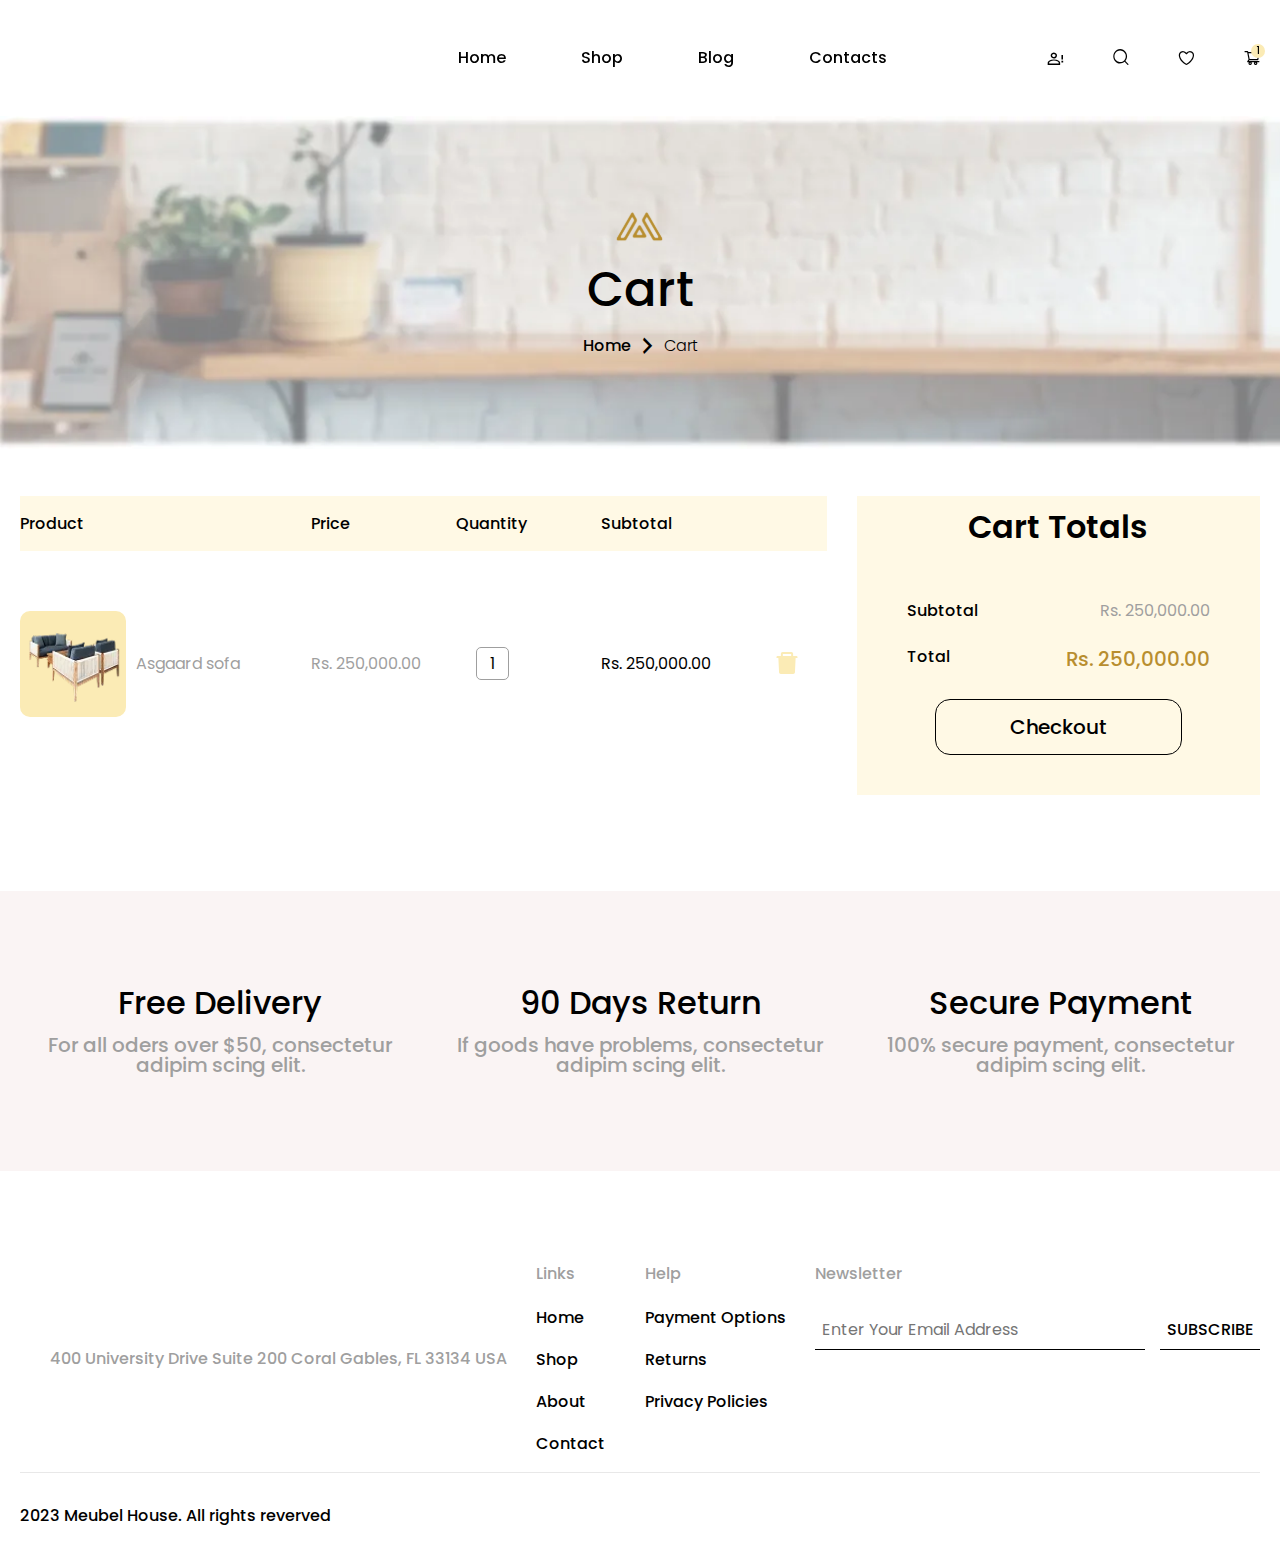
<file: cartbox.html>
<!doctype html>
<html lang="en">
	<head>
		<meta charset="UTF-8">
		<meta name="viewport" content="width=device-width, initial-scale=1.0">
		<link rel="shortcut icon" href="./assets/img/favicon.ico">
		<title>Cart</title>
		<script type="module" crossorigin="" src="./js/cartbox.min.js?v=1761305898456"></script>
		<link rel="modulepreload" crossorigin="" href="./js/app.min.js">
		<link rel="stylesheet" crossorigin="" href="./css/app.min.css?v=1761305898456">
		<link rel="stylesheet" crossorigin="" href="./css/cartbox.min.css?v=1761305898456">
		<link rel="stylesheet" crossorigin="" href="./css/headernavigation.min.css?v=1761305898456">
	</head>
	<body data-fls-watcher="">
		<div class="wrapper">
			<header data-fls-header="" data-fls-header-scroll="" class="header">
				<div class="header__container">
					<button type="button" data-fls-menu="" class="menu__icon icon-menu">
						<span></span>
					</button>
					<div class="header__menu menu">
						<nav class="menu__body">
							<ul class="menu__list">
								<li class="menu__item">
									<a href="index.html" class="menu__link">Home</a>
								</li>
								<li class="menu__item">
									<a href="shop.html" class="menu__link">Shop</a>
								</li>
								<li class="menu__item">
									<a href="blog.html" class="menu__link">Blog</a>
								</li>
								<li class="menu__item">
									<a href="contact.html" class="menu__link">Contacts</a>
								</li>
							</ul>
						</nav>
					</div>
					<!--
<fetch url="@components/layout/menu/menu.json">
<each loop='item in response'>
</each>
</fetch>
-->
					<div class="header__action">
						<div class="header__cart">
							<button type="button" data-fls-popup-link="popup" class="header__action--icon --icon-cart"></button>
							<span class="cart__quantity" data-fls-addtocart="">1</span>
						</div>
						<button type="button" data-fls-popup-link="heart" class="header__action--icon --icon-heart"></button>
						<button type="button" data-fls-popup-link="search" class="header__action--icon --icon-search"></button>
						<a href="myaccount.html" class="header__action--icon --icon-man"></a>
					</div>
				</div>
				<div data-fls-popup="search" aria-hidden="true" class="search">
					<div data-fls-search-wrapper="" class="search__wrapper">
						<div data-fls-search-body="" class="search__body">
							<div class="search__header">
								<h2 class="search__title">Search</h2>
								<button data-fls-popup-close="" class="search__close --icon-close-circle-svgrepo-com"></button>
							</div>
							<form class="search__form">
								<input data-fls-input="" autocomplete="off" type="text" name="form[]" data-error="Помилка" placeholder="" class="search__input">
							</form>
						</div>
					</div>
				</div>
				<div data-fls-popup="popup" aria-hidden="true" class="popup">
					<div data-fls-popup-wrapper="" class="popup__wrapper">
						<div data-fls-popup-body="" class="popup__body">
							<div class="popup__header">
								<h2 class="popup__title">Shopping Cart</h2>
								<button data-fls-popup-close="" type="button" class="popup__close --icon-cart-close"></button>
							</div>
							<div data-fls-popup-content="" class="popup__items">
								<div class="popup__item item-popup">
									<div class="item-popup__image">
										<picture>
											<img alt="Image" src="./assets/img/singl/singl-small-01.webp">
										</picture>
									</div>
									<div class="item-popup__body">
										<h3 class="item-popup__body_title">Asgaard sofa</h3>
										<div class="item-popup__body_count">
											<div data-fls-quantity="" class="item-popup__body_quantity quantity">
												<button data-fls-quantity-minus="" type="button" class="quantity__button quantity__button--minus"></button>
												<div class="quantity__input">
													<input data-fls-quantity-value="" autocomplete="off" type="text" name="form[]" value="1">
												</div>
												<button data-fls-quantity-plus="" type="button" class="quantity__button quantity__button--plus"></button>
											</div>
											<div class="item-popup__body_price">Rs. 250,000.00</div>
										</div>
									</div>
									<button class="item-popup__close --icon-close-circle-svgrepo-com"></button>
								</div>
							</div>
							<div class="popup__end-price">
								<span class="popup__end-price_title">Subtotal</span>
								<span class="popup__end-price_price">Rs. 250,000.00</span>
							</div>
							<div class="popup__bottom">
								<a href="cartbox.html">View Cart</a>
								<a href="checkout.html">Checkout</a>
							</div>
						</div>
					</div>
				</div>
				<div data-fls-popup="heart" aria-hidden="true" class="heart">
					<div data-fls-popup-wrapper="" class="heart__wrapper">
						<div data-fls-popup-body="" class="heart__body">
							<div class="heart__header">
								<h2 class="heart__title">My Favorite</h2>
								<button type="button" data-fls-popup-close="">
									<svg xmlns="http://www.w3.org/2000/svg" viewbox="0 0 24 24" width="19" height="19">
										<path d="M12 21s-6-4-9-8c-2-3 0-7 3-8s6 1 6 1 3-2 6-1 5 5 3 8c-3 4-9 8-9 8z" fill="none" stroke="#9f9f9f" stroke-width="1.5" stroke-linecap="round" stroke-linejoin="round"></path>
										<line x1="9" y1="9" x2="15" y2="15" stroke="#9f9f9f" stroke-width="1.5" stroke-linecap="round"></line>
										<line x1="15" y1="9" x2="9" y2="15" stroke="#9f9f9f" stroke-width="1.5" stroke-linecap="round"></line>
									</svg>
								</button>
							</div>
							<div data-fls-popup-content="" class="heart__items">
								<div class="heart__item item-popup">
									<div class="item-popup__image">
										<picture>
											<img alt="Image" src="./assets/img/singl/singl-small-01.webp">
										</picture>
									</div>
									<div class="item-popup__body">
										<h3 class="item-popup__body_title">Asgaard sofa</h3>
										<div class="item-popup__body_count">
											<div data-fls-quantity="" class="item-popup__body_quantity quantity">
												<button data-fls-quantity-minus="" type="button" class="quantity__button quantity__button--minus"></button>
												<div class="quantity__input">
													<input data-fls-quantity-value="" autocomplete="off" type="text" name="form[]" value="1">
												</div>
												<button data-fls-quantity-plus="" type="button" class="quantity__button quantity__button--plus"></button>
											</div>
											<div class="item-popup__body_price">Rs. 250,000.00</div>
										</div>
									</div>
									<button class="item-popup__close --icon-close-circle-svgrepo-com"></button>
								</div>
							</div>
							<a href="#" class="heart__button">Add to cart</a>
						</div>
					</div>
				</div>
			</header>
			<div data-fls-headernavigation="" class="navigation">
				<div class="navigation__container">
					<div class="navigation__body">
						<a href="index.html" class="navigation__logo">
							<img src="./assets/img/logo.svg" alt="Image">
						</a>
						<h2 class="navigation__title">Cart</h2>
						<div class="navigation__links">
							<a href="index.html" class="navigation__link --icon-arrow">Home</a>
							<a href="javascript:void(0)" class="navigation__link--active">Cart</a>
						</div>
					</div>
				</div>
			</div>
			<main class="view-cart">
				<div class="view-cart__container">
					<div class="view-cart__info">
						<div class="info-cart">
							<ul class="info-cart__list">
								<li class="info-cart__title">Product</li>
								<li class="info-cart__title">Price</li>
								<li class="info-cart__title">Quantity</li>
								<li class="info-cart__title">Subtotal</li>
								<li class="info-cart__title info-cart__title_del"></li>
							</ul>
							<ul class="info-cart__list">
								<li class="info-cart__text">
									<picture>
										<img alt="Image" src="./assets/img/cart/asgaardsofa.webp">
									</picture>
									<span class="info-cart__text_product">Asgaard sofa</span>
								</li>
								<li class="info-cart__text">Rs. 250,000.00</li>
								<li class="info-cart__text">
									<span class="info-cart__text_quantity">1</span>
								</li>
								<li class="info-cart__text info-cart__text_subtotal">Rs. 250,000.00</li>
								<li class="info-cart__text">
									<button type="button" class="info-cart__text_icon">
										<svg width="22" height="22" viewbox="0 0 22 22" fill="none" xmlns="http://www.w3.org/2000/svg">
											<path d="M20.625 4H17.125V1.8125C17.125 0.847266 16.3402 0.0625 15.375 0.0625H6.625C5.65977 0.0625 4.875 0.847266 4.875 1.8125V4H1.375C0.891016 4 0.5 4.39102 0.5 4.875V5.75C0.5 5.87031 0.598437 5.96875 0.71875 5.96875H2.37031L3.0457 20.2695C3.08945 21.202 3.86055 21.9375 4.79297 21.9375H17.207C18.1422 21.9375 18.9105 21.2047 18.9543 20.2695L19.6297 5.96875H21.2812C21.4016 5.96875 21.5 5.87031 21.5 5.75V4.875C21.5 4.39102 21.109 4 20.625 4ZM15.1562 4H6.84375V2.03125H15.1562V4Z" fill="#FBEBB5"></path>
										</svg>
									</button>
								</li>
							</ul>
						</div>
					</div>
					<div class="view-cart__total total-cart">
						<h3 class="total-cart__title">Cart Totals</h3>
						<div class="total-cart__text">
							<span class="total-cart__label">Subtotal</span>
							Rs. 250,000.00
						</div>
						<div class="total-cart__text">
							<span class="total-cart__label">Total</span>
							<span class="total-cart__label--color">Rs. 250,000.00</span>
						</div>
						<a class="total-cart__button" href="checkout.html">Checkout</a>
					</div>
				</div>
			</main>
			<footer data-fls-footer="" class="footer">
				<div class="footer__top">
					<div class="footer__container">
						<div class="footer__advantages advantages">
							<div class="advantages__column">
								<div class="advantages__title">Free Delivery</div>
								<p class="advantages__text">For all oders over $50, consectetur adipim scing elit.</p>
							</div>
							<div class="advantages__column">
								<div class="advantages__title">90 Days Return</div>
								<p class="advantages__text">If goods have problems, consectetur adipim scing elit.</p>
							</div>
							<div class="advantages__column">
								<div class="advantages__title">Secure Payment</div>
								<p class="advantages__text">100% secure payment, consectetur adipim scing elit.</p>
							</div>
						</div>
					</div>
				</div>
				<div class="footer__container">
					<div class="footer__body body-footer">
						<a href="#" class="body-footer__logo"></a>
						<div class="body-footer__column">
							<p class="body-footer__about">400 University Drive Suite 200 Coral Gables,
					FL 33134 USA</p>
						</div>
						<div data-fls-spollers="767.98" class="body-footer__column">
							<details class="spollers__item">
								<summary class="body-footer__title spollers__title">Links</summary>
								<ul class="body-footer__list">
									<li body-footer__item="">
										<a href="#" class="body-footer__link">Home</a>
									</li>
									<li body-footer__item="">
										<a href="#" class="body-footer__link">Shop</a>
									</li>
									<li body-footer__item="">
										<a href="#" class="body-footer__link">About</a>
									</li>
									<li body-footer__item="">
										<a href="#" class="body-footer__link">Contact</a>
									</li>
								</ul>
							</details>
						</div>
						<div data-fls-spollers="767.98" class="body-footer__column">
							<details class="spollers__item">
								<summary class="body-footer__title spollers__title">Help</summary>
								<ul class="body-footer__list">
									<li body-footer__item="">
										<a href="#" class="body-footer__link">Payment Options</a>
									</li>
									<li body-footer__item="">
										<a href="#" class="body-footer__link">Returns</a>
									</li>
									<li body-footer__item="">
										<a href="#" class="body-footer__link">Privacy Policies</a>
									</li>
								</ul>
							</details>
						</div>
						<div class="body-footer__column">
							<div class="body-footer__title">Newsletter</div>
							<form class="body-footer__form" action="files/sendmail/sendmail.php" method="POST">
								<input type="text" name="form[email]" data-error="Error" placeholder="Enter Your Email Address" class="body-footer__input">
								<button type="submit" class="body-footer__button">SUBSCRIBE</button>
							</form>
						</div>
					</div>
					<div class="footer__copy">
						<div class="footer__text">2023 Meubel House. All rights reverved</div>
					</div>
				</div>
			</footer>
		</div>
	</body>
</html>
</file>
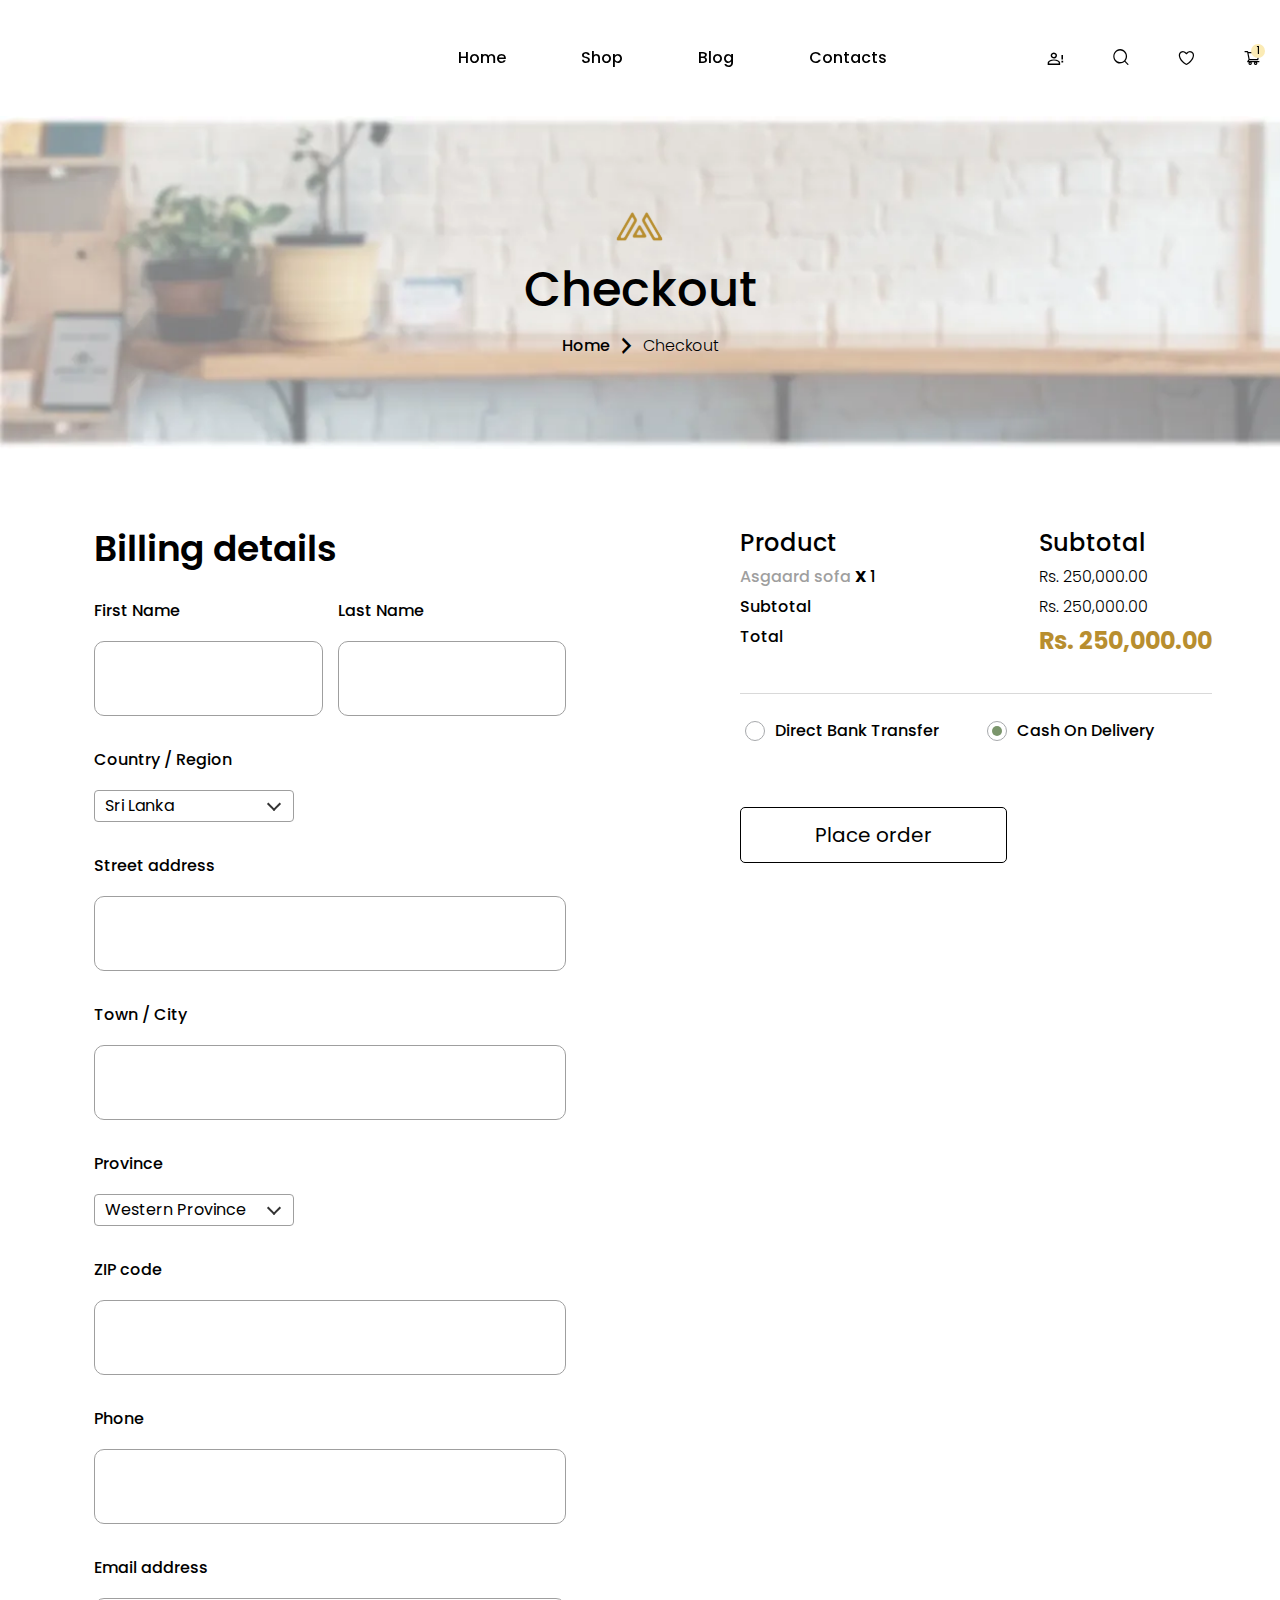
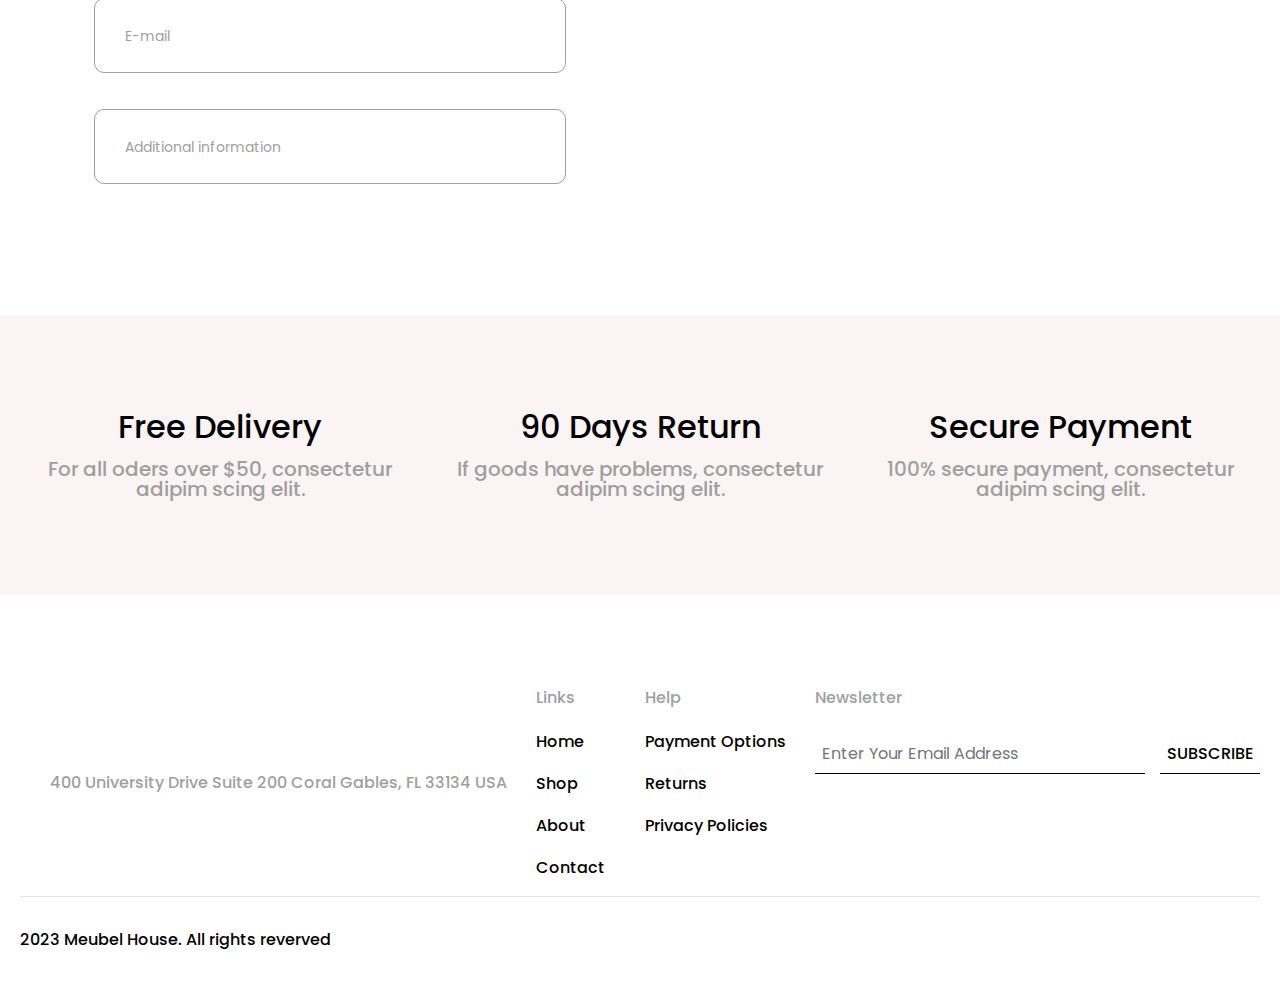
<file: checkout.html>
<!doctype html>
<html lang="en">
	<head>
		<meta charset="UTF-8">
		<meta name="viewport" content="width=device-width, initial-scale=1.0">
		<link rel="shortcut icon" href="./assets/img/favicon.ico">
		<title>Checkout</title>
		<script type="module" crossorigin="" src="./js/checkout.min.js?v=1761305898455"></script>
		<link rel="modulepreload" crossorigin="" href="./js/app.min.js">
		<link rel="modulepreload" crossorigin="" href="./js/radio.min.js">
		<link rel="stylesheet" crossorigin="" href="./css/app.min.css?v=1761305898455">
		<link rel="stylesheet" crossorigin="" href="./css/radio.min.css?v=1761305898455">
		<link rel="stylesheet" crossorigin="" href="./css/checkout.min.css?v=1761305898455">
		<link rel="stylesheet" crossorigin="" href="./css/headernavigation.min.css?v=1761305898455">
	</head>
	<body data-fls-watcher="">
		<div class="wrapper">
			<header data-fls-header="" data-fls-header-scroll="" class="header">
				<div class="header__container">
					<button type="button" data-fls-menu="" class="menu__icon icon-menu">
						<span></span>
					</button>
					<div class="header__menu menu">
						<nav class="menu__body">
							<ul class="menu__list">
								<li class="menu__item">
									<a href="index.html" class="menu__link">Home</a>
								</li>
								<li class="menu__item">
									<a href="shop.html" class="menu__link">Shop</a>
								</li>
								<li class="menu__item">
									<a href="blog.html" class="menu__link">Blog</a>
								</li>
								<li class="menu__item">
									<a href="contact.html" class="menu__link">Contacts</a>
								</li>
							</ul>
						</nav>
					</div>
					<!--
<fetch url="@components/layout/menu/menu.json">
<each loop='item in response'>
</each>
</fetch>
-->
					<div class="header__action">
						<div class="header__cart">
							<button type="button" data-fls-popup-link="popup" class="header__action--icon --icon-cart"></button>
							<span class="cart__quantity" data-fls-addtocart="">1</span>
						</div>
						<button type="button" data-fls-popup-link="heart" class="header__action--icon --icon-heart"></button>
						<button type="button" data-fls-popup-link="search" class="header__action--icon --icon-search"></button>
						<a href="myaccount.html" class="header__action--icon --icon-man"></a>
					</div>
				</div>
				<div data-fls-popup="search" aria-hidden="true" class="search">
					<div data-fls-search-wrapper="" class="search__wrapper">
						<div data-fls-search-body="" class="search__body">
							<div class="search__header">
								<h2 class="search__title">Search</h2>
								<button data-fls-popup-close="" class="search__close --icon-close-circle-svgrepo-com"></button>
							</div>
							<form class="search__form">
								<input data-fls-input="" autocomplete="off" type="text" name="form[]" data-error="Помилка" placeholder="" class="search__input">
							</form>
						</div>
					</div>
				</div>
				<div data-fls-popup="popup" aria-hidden="true" class="popup">
					<div data-fls-popup-wrapper="" class="popup__wrapper">
						<div data-fls-popup-body="" class="popup__body">
							<div class="popup__header">
								<h2 class="popup__title">Shopping Cart</h2>
								<button data-fls-popup-close="" type="button" class="popup__close --icon-cart-close"></button>
							</div>
							<div data-fls-popup-content="" class="popup__items">
								<div class="popup__item item-popup">
									<div class="item-popup__image">
										<picture>
											<img alt="Image" src="./assets/img/singl/singl-small-01.webp">
										</picture>
									</div>
									<div class="item-popup__body">
										<h3 class="item-popup__body_title">Asgaard sofa</h3>
										<div class="item-popup__body_count">
											<div data-fls-quantity="" class="item-popup__body_quantity quantity">
												<button data-fls-quantity-minus="" type="button" class="quantity__button quantity__button--minus"></button>
												<div class="quantity__input">
													<input data-fls-quantity-value="" autocomplete="off" type="text" name="form[]" value="1">
												</div>
												<button data-fls-quantity-plus="" type="button" class="quantity__button quantity__button--plus"></button>
											</div>
											<div class="item-popup__body_price">Rs. 250,000.00</div>
										</div>
									</div>
									<button class="item-popup__close --icon-close-circle-svgrepo-com"></button>
								</div>
							</div>
							<div class="popup__end-price">
								<span class="popup__end-price_title">Subtotal</span>
								<span class="popup__end-price_price">Rs. 250,000.00</span>
							</div>
							<div class="popup__bottom">
								<a href="cartbox.html">View Cart</a>
								<a href="checkout.html">Checkout</a>
							</div>
						</div>
					</div>
				</div>
				<div data-fls-popup="heart" aria-hidden="true" class="heart">
					<div data-fls-popup-wrapper="" class="heart__wrapper">
						<div data-fls-popup-body="" class="heart__body">
							<div class="heart__header">
								<h2 class="heart__title">My Favorite</h2>
								<button type="button" data-fls-popup-close="">
									<svg xmlns="http://www.w3.org/2000/svg" viewbox="0 0 24 24" width="19" height="19">
										<path d="M12 21s-6-4-9-8c-2-3 0-7 3-8s6 1 6 1 3-2 6-1 5 5 3 8c-3 4-9 8-9 8z" fill="none" stroke="#9f9f9f" stroke-width="1.5" stroke-linecap="round" stroke-linejoin="round"></path>
										<line x1="9" y1="9" x2="15" y2="15" stroke="#9f9f9f" stroke-width="1.5" stroke-linecap="round"></line>
										<line x1="15" y1="9" x2="9" y2="15" stroke="#9f9f9f" stroke-width="1.5" stroke-linecap="round"></line>
									</svg>
								</button>
							</div>
							<div data-fls-popup-content="" class="heart__items">
								<div class="heart__item item-popup">
									<div class="item-popup__image">
										<picture>
											<img alt="Image" src="./assets/img/singl/singl-small-01.webp">
										</picture>
									</div>
									<div class="item-popup__body">
										<h3 class="item-popup__body_title">Asgaard sofa</h3>
										<div class="item-popup__body_count">
											<div data-fls-quantity="" class="item-popup__body_quantity quantity">
												<button data-fls-quantity-minus="" type="button" class="quantity__button quantity__button--minus"></button>
												<div class="quantity__input">
													<input data-fls-quantity-value="" autocomplete="off" type="text" name="form[]" value="1">
												</div>
												<button data-fls-quantity-plus="" type="button" class="quantity__button quantity__button--plus"></button>
											</div>
											<div class="item-popup__body_price">Rs. 250,000.00</div>
										</div>
									</div>
									<button class="item-popup__close --icon-close-circle-svgrepo-com"></button>
								</div>
							</div>
							<a href="#" class="heart__button">Add to cart</a>
						</div>
					</div>
				</div>
			</header>
			<div data-fls-headernavigation="" class="navigation">
				<div class="navigation__container">
					<div class="navigation__body">
						<a href="index.html" class="navigation__logo">
							<img src="./assets/img/logo.svg" alt="Image">
						</a>
						<h2 class="navigation__title">Checkout</h2>
						<div class="navigation__links">
							<a href="index.html" class="navigation__link --icon-arrow">Home</a>
							<a href="javascript:void(0)" class="navigation__link--active">Checkout</a>
						</div>
					</div>
				</div>
			</div>
			<main class="checkout">
				<div class="checkout__container">
					<form class="checkout__form" action="files/sendmail/sendmail.php" method="POST">
						<div class="checkout__inputs">
							<h3 class="checkout__title">Billing details</h3>
							<div class="checkout__fullname">
								<div class="checkout__input-block">
									<label class="checkout__label">First Name</label>
									<input type="text" data-error="Error" class="checkout__input">
								</div>
								<div class="checkout__input-block">
									<label class="checkout__label">Last Name</label>
									<input type="text" data-error="Error" class="checkout__input">
								</div>
							</div>
							<div class="checkout__input-block">
								<p class="checkout__label">Country / Region</p>
								<select class="checkout__select" name="form[]" data-fls-select="" data-fls-select-modif="form">
									<option value="1" selected>Sri Lanka</option>
									<option value="2">USA</option>
									<option value="3">Canada</option>
									<option value="4">Germany</option>
								</select>
							</div>
							<div class="checkout__input-block">
								<label class="checkout__label">Street address</label>
								<input type="text" data-error="Error" class="checkout__input">
							</div>
							<div class="checkout__input-block">
								<label class="checkout__label">Town / City</label>
								<input type="text" data-error="Error" class="checkout__input">
							</div>
							<div class="checkout__input-block">
								<p class="checkout__label">Province</p>
								<select name="form[]" data-fls-select="" data-fls-select-modif="form">
									<option value="1" selected>Western Province</option>
									<option value="2">USA</option>
									<option value="3">Canada</option>
									<option value="4">Germany</option>
								</select>
							</div>
							<div class="checkout__input-block">
								<label class="checkout__label">ZIP code</label>
								<input type="text" data-error="Error" class="checkout__input">
							</div>
							<div class="checkout__input-block">
								<label class="checkout__label">Phone</label>
								<input type="tel" required data-error="Error" class="checkout__input">
							</div>
							<div class="checkout__input-block">
								<label class="checkout__label">Email address</label>
								<input type="text" name="form[email]" data-error="Error" placeholder="E-mail" class="checkout__input">
							</div>
							<div class="checkout__input-block">
								<input type="text" name="form[email]" placeholder="Additional information" data-error="Error" class="checkout__input">
							</div>
						</div>
						<div class="checkout__product checkout-product">
							<div class="checkout-product__header">
								<ul class="checkout-product__list">
									<li class="checkout-product__item checkout-product__item_title">Product</li>
									<li class="checkout-product__item checkout-product__item_name">
										Asgaard sofa
										<b>X</b>
										<span>1</span>
									</li>
									<li class="checkout-product__item">Subtotal</li>
									<li class="checkout-product__item">Total</li>
								</ul>
								<ul class="checkout-product__list">
									<li class="checkout-product__item checkout-product__item_title">Subtotal</li>
									<li class="checkout-product__item checkout-product__item_subtotal-text">Rs. 250,000.00</li>
									<li class="checkout-product__item checkout-product__item_subtotal-text">Rs. 250,000.00</li>
									<li class="checkout-product__item checkout-product__item_total">Rs. 250,000.00</li>
								</ul>
							</div>
							<div class="checkout__info">
								<div data-fls-radio="" class="options">
									<div class="options__block">
										<label class="options__item">
											<input class="options__input" checked type="radio" value="1" name="option">
											<span class="options__text">Direct Bank Transfer</span>
										</label>
										<div class="options__info-text">
											Make your payment directly into our bank account. Please use your Order ID as the
                                payment reference. Your order will not be shipped until the funds have cleared in our
                                account.
										</div>
									</div>
									<div class="options__block">
										<label class="options__item">
											<input class="options__input" checked type="radio" value="2" name="option">
											<span class="options__text">Cash On Delivery</span>
										</label>
										<div class="options__info-text">
											Your personal data will be used to support your experience throughout this website, to
                                manage access to your account, and for other purposes described in our privacy policy.
										</div>
									</div>
								</div>
								<button type="submit" class="checkout__button">Place order</button>
							</div>
						</div>
					</form>
				</div>
			</main>
			<footer data-fls-footer="" class="footer">
				<div class="footer__top">
					<div class="footer__container">
						<div class="footer__advantages advantages">
							<div class="advantages__column">
								<div class="advantages__title">Free Delivery</div>
								<p class="advantages__text">For all oders over $50, consectetur adipim scing elit.</p>
							</div>
							<div class="advantages__column">
								<div class="advantages__title">90 Days Return</div>
								<p class="advantages__text">If goods have problems, consectetur adipim scing elit.</p>
							</div>
							<div class="advantages__column">
								<div class="advantages__title">Secure Payment</div>
								<p class="advantages__text">100% secure payment, consectetur adipim scing elit.</p>
							</div>
						</div>
					</div>
				</div>
				<div class="footer__container">
					<div class="footer__body body-footer">
						<a href="#" class="body-footer__logo"></a>
						<div class="body-footer__column">
							<p class="body-footer__about">400 University Drive Suite 200 Coral Gables,
					FL 33134 USA</p>
						</div>
						<div data-fls-spollers="767.98" class="body-footer__column">
							<details class="spollers__item">
								<summary class="body-footer__title spollers__title">Links</summary>
								<ul class="body-footer__list">
									<li body-footer__item="">
										<a href="#" class="body-footer__link">Home</a>
									</li>
									<li body-footer__item="">
										<a href="#" class="body-footer__link">Shop</a>
									</li>
									<li body-footer__item="">
										<a href="#" class="body-footer__link">About</a>
									</li>
									<li body-footer__item="">
										<a href="#" class="body-footer__link">Contact</a>
									</li>
								</ul>
							</details>
						</div>
						<div data-fls-spollers="767.98" class="body-footer__column">
							<details class="spollers__item">
								<summary class="body-footer__title spollers__title">Help</summary>
								<ul class="body-footer__list">
									<li body-footer__item="">
										<a href="#" class="body-footer__link">Payment Options</a>
									</li>
									<li body-footer__item="">
										<a href="#" class="body-footer__link">Returns</a>
									</li>
									<li body-footer__item="">
										<a href="#" class="body-footer__link">Privacy Policies</a>
									</li>
								</ul>
							</details>
						</div>
						<div class="body-footer__column">
							<div class="body-footer__title">Newsletter</div>
							<form class="body-footer__form" action="files/sendmail/sendmail.php" method="POST">
								<input type="text" name="form[email]" data-error="Error" placeholder="Enter Your Email Address" class="body-footer__input">
								<button type="submit" class="body-footer__button">SUBSCRIBE</button>
							</form>
						</div>
					</div>
					<div class="footer__copy">
						<div class="footer__text">2023 Meubel House. All rights reverved</div>
					</div>
				</div>
			</footer>
		</div>
	</body>
</html>
</file>
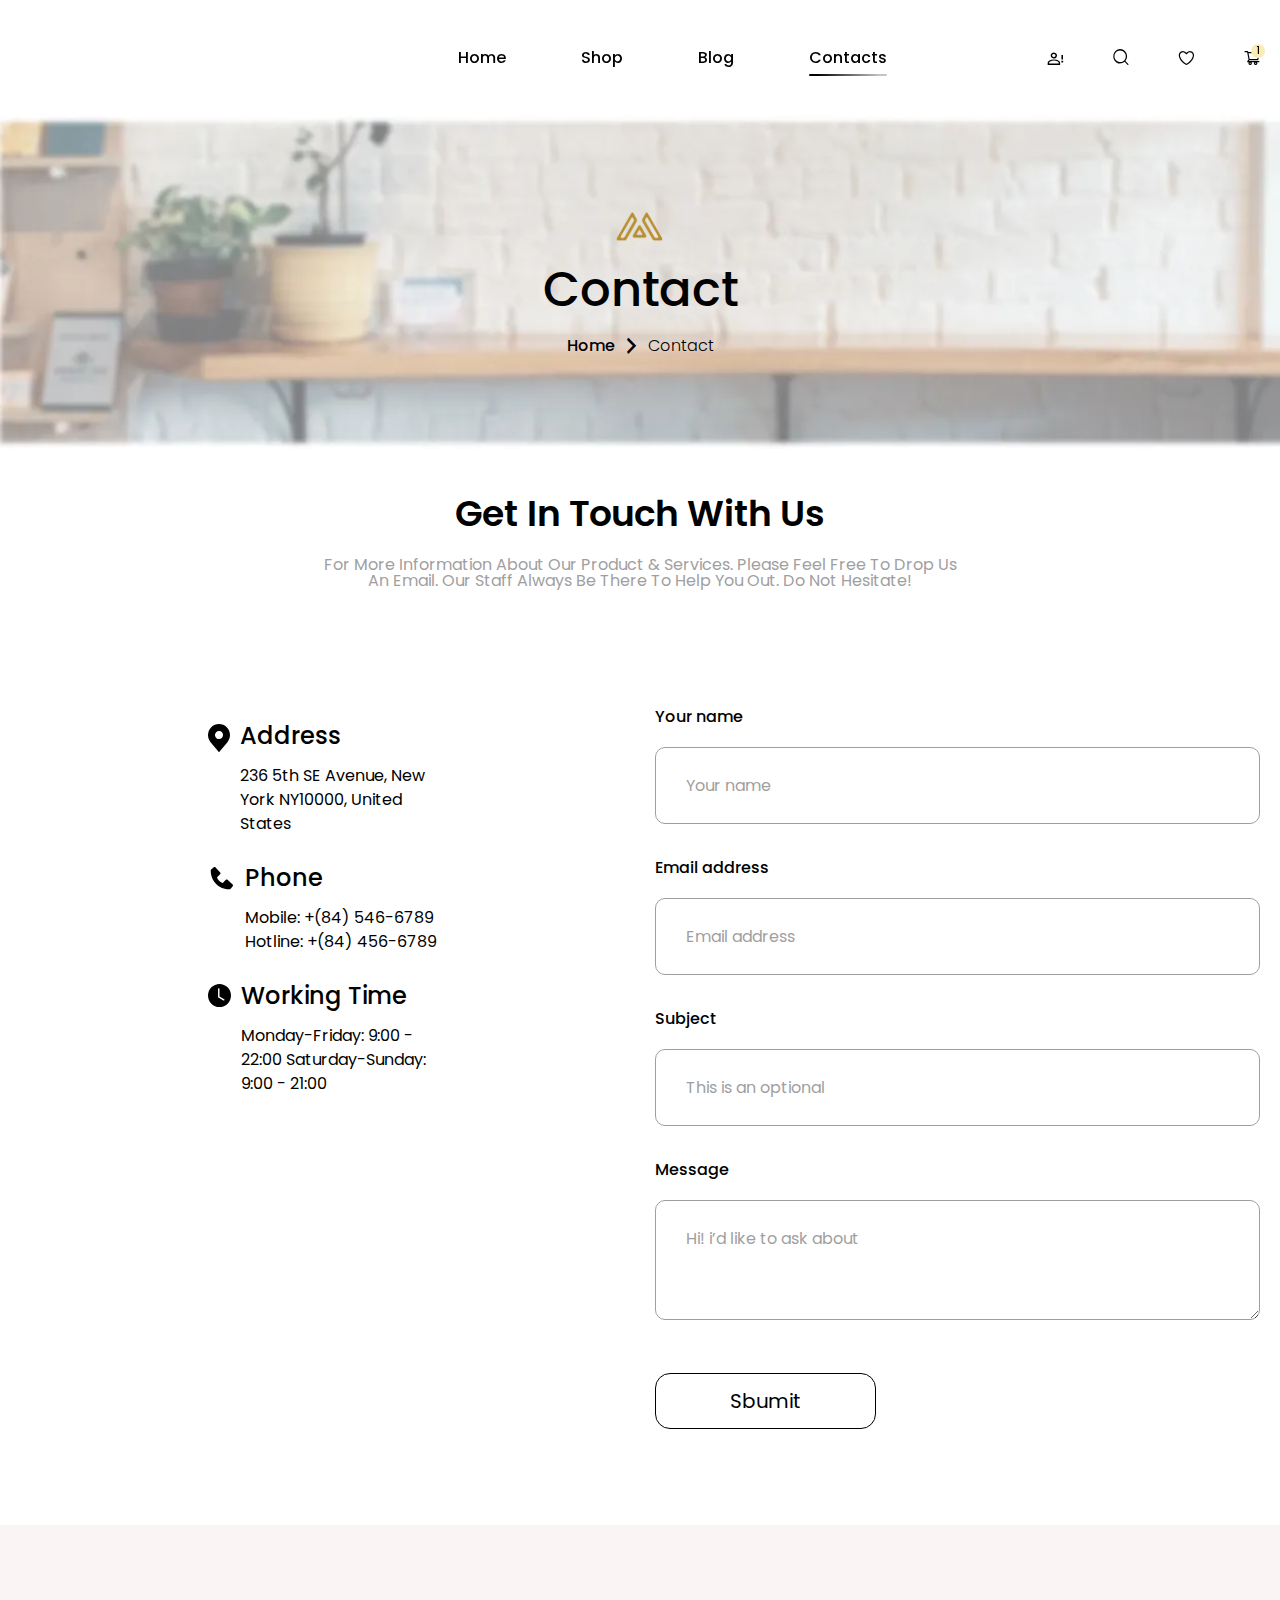
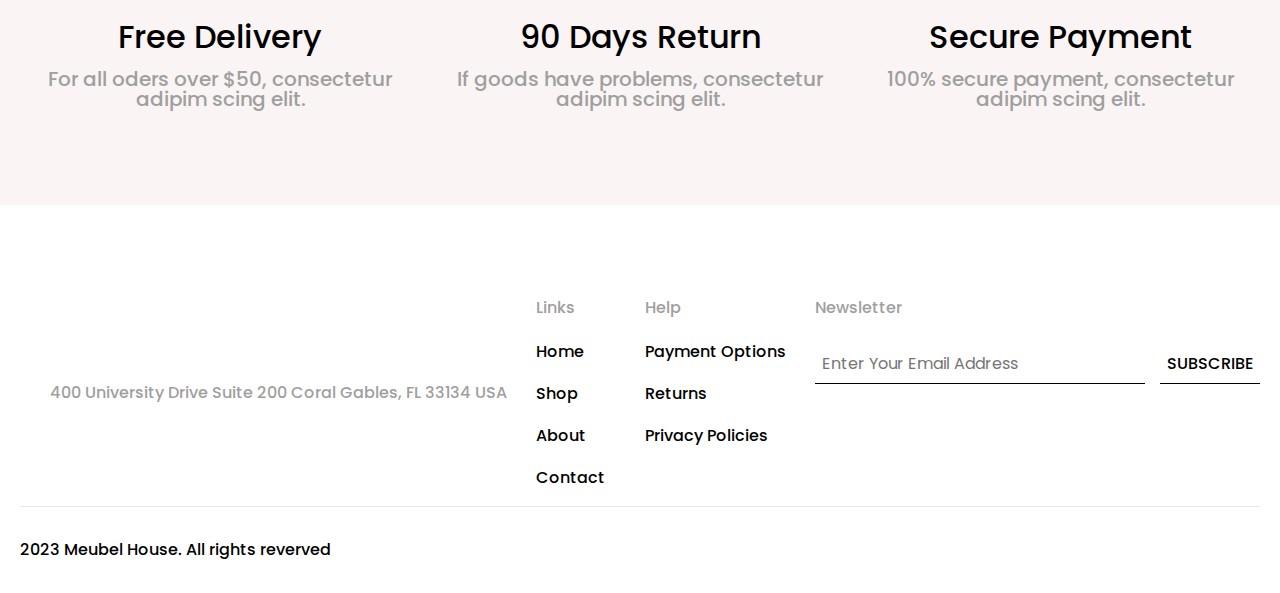
<file: contact.html>
<!doctype html>
<html lang="en">
	<head>
		<meta charset="UTF-8">
		<meta name="viewport" content="width=device-width, initial-scale=1.0">
		<link rel="shortcut icon" href="./assets/img/favicon.ico">
		<title>Contact</title>
		<script type="module" crossorigin="" src="./js/app.min.js?v=1761312326558"></script>
		<link rel="stylesheet" crossorigin="" href="./css/app.min.css?v=1761312326558">
		<link rel="stylesheet" crossorigin="" href="./css/contact.min.css?v=1761312326558">
		<link rel="stylesheet" crossorigin="" href="./css/headernavigation.min.css?v=1761312326558">
	</head>
	<body data-fls-watcher="">
		<div class="wrapper">
			<header data-fls-header="" data-fls-header-scroll="" class="header">
				<div class="header__container">
					<button type="button" data-fls-menu="" class="menu__icon icon-menu">
						<span></span>
					</button>
					<div class="header__menu menu">
						<nav class="menu__body">
							<ul class="menu__list">
								<li class="menu__item">
									<a href="index.html" class="menu__link">Home</a>
								</li>
								<li class="menu__item">
									<a href="shop.html" class="menu__link">Shop</a>
								</li>
								<li class="menu__item">
									<a href="blog.html" class="menu__link">Blog</a>
								</li>
								<li class="menu__item">
									<a href="contact.html" class="menu__link menu__link--active">Contacts</a>
								</li>
							</ul>
						</nav>
					</div>
					<!--
<fetch url="@components/layout/menu/menu.json">
<each loop='item in response'>
</each>
</fetch>
-->
					<div class="header__action">
						<div class="header__cart">
							<button type="button" data-fls-popup-link="popup" class="header__action--icon --icon-cart"></button>
							<span class="cart__quantity" data-fls-addtocart="">1</span>
						</div>
						<button type="button" data-fls-popup-link="heart" class="header__action--icon --icon-heart"></button>
						<button type="button" data-fls-popup-link="search" class="header__action--icon --icon-search"></button>
						<a href="myaccount.html" class="header__action--icon --icon-man"></a>
					</div>
				</div>
				<div data-fls-popup="search" aria-hidden="true" class="search">
					<div data-fls-search-wrapper="" class="search__wrapper">
						<div data-fls-search-body="" class="search__body">
							<div class="search__header">
								<h2 class="search__title">Search</h2>
								<button data-fls-popup-close="" class="search__close --icon-close-circle-svgrepo-com"></button>
							</div>
							<form class="search__form">
								<input data-fls-input="" autocomplete="off" type="text" name="form[]" data-error="Помилка" placeholder="" class="search__input">
							</form>
						</div>
					</div>
				</div>
				<div data-fls-popup="popup" aria-hidden="true" class="popup">
					<div data-fls-popup-wrapper="" class="popup__wrapper">
						<div data-fls-popup-body="" class="popup__body">
							<div class="popup__header">
								<h2 class="popup__title">Shopping Cart</h2>
								<button data-fls-popup-close="" type="button" class="popup__close --icon-cart-close"></button>
							</div>
							<div data-fls-popup-content="" class="popup__items">
								<div class="popup__item item-popup">
									<div class="item-popup__image">
										<picture>
											<img alt="Image" src="./assets/img/singl/singl-small-01.webp">
										</picture>
									</div>
									<div class="item-popup__body">
										<h3 class="item-popup__body_title">Asgaard sofa</h3>
										<div class="item-popup__body_count">
											<div data-fls-quantity="" class="item-popup__body_quantity quantity">
												<button data-fls-quantity-minus="" type="button" class="quantity__button quantity__button--minus"></button>
												<div class="quantity__input">
													<input data-fls-quantity-value="" autocomplete="off" type="text" name="form[]" value="1">
												</div>
												<button data-fls-quantity-plus="" type="button" class="quantity__button quantity__button--plus"></button>
											</div>
											<div class="item-popup__body_price">Rs. 250,000.00</div>
										</div>
									</div>
									<button class="item-popup__close --icon-close-circle-svgrepo-com"></button>
								</div>
							</div>
							<div class="popup__end-price">
								<span class="popup__end-price_title">Subtotal</span>
								<span class="popup__end-price_price">Rs. 250,000.00</span>
							</div>
							<div class="popup__bottom">
								<a href="cartbox.html">View Cart</a>
								<a href="checkout.html">Checkout</a>
							</div>
						</div>
					</div>
				</div>
				<div data-fls-popup="heart" aria-hidden="true" class="heart">
					<div data-fls-popup-wrapper="" class="heart__wrapper">
						<div data-fls-popup-body="" class="heart__body">
							<div class="heart__header">
								<h2 class="heart__title">My Favorite</h2>
								<button type="button" data-fls-popup-close="">
									<svg xmlns="http://www.w3.org/2000/svg" viewbox="0 0 24 24" width="19" height="19">
										<path d="M12 21s-6-4-9-8c-2-3 0-7 3-8s6 1 6 1 3-2 6-1 5 5 3 8c-3 4-9 8-9 8z" fill="none" stroke="#9f9f9f" stroke-width="1.5" stroke-linecap="round" stroke-linejoin="round"></path>
										<line x1="9" y1="9" x2="15" y2="15" stroke="#9f9f9f" stroke-width="1.5" stroke-linecap="round"></line>
										<line x1="15" y1="9" x2="9" y2="15" stroke="#9f9f9f" stroke-width="1.5" stroke-linecap="round"></line>
									</svg>
								</button>
							</div>
							<div data-fls-popup-content="" class="heart__items">
								<div class="heart__item item-popup">
									<div class="item-popup__image">
										<picture>
											<img alt="Image" src="./assets/img/singl/singl-small-01.webp">
										</picture>
									</div>
									<div class="item-popup__body">
										<h3 class="item-popup__body_title">Asgaard sofa</h3>
										<div class="item-popup__body_count">
											<div data-fls-quantity="" class="item-popup__body_quantity quantity">
												<button data-fls-quantity-minus="" type="button" class="quantity__button quantity__button--minus"></button>
												<div class="quantity__input">
													<input data-fls-quantity-value="" autocomplete="off" type="text" name="form[]" value="1">
												</div>
												<button data-fls-quantity-plus="" type="button" class="quantity__button quantity__button--plus"></button>
											</div>
											<div class="item-popup__body_price">Rs. 250,000.00</div>
										</div>
									</div>
									<button class="item-popup__close --icon-close-circle-svgrepo-com"></button>
								</div>
							</div>
							<a href="#" class="heart__button">Add to cart</a>
						</div>
					</div>
				</div>
			</header>
			<div data-fls-headernavigation="" class="navigation">
				<div class="navigation__container">
					<div class="navigation__body">
						<a href="index.html" class="navigation__logo">
							<img src="./assets/img/logo.svg" alt="Image">
						</a>
						<h2 class="navigation__title">Contact</h2>
						<div class="navigation__links">
							<a href="index.html" class="navigation__link --icon-arrow">Home</a>
							<a href="javascript:void(0)" class="navigation__link--active">Contact</a>
						</div>
					</div>
				</div>
			</div>
			<main class="contact">
				<div class="contact__container">
					<div class="contact__header">
						<h2 class="contact__title">Get In Touch With Us</h2>
						<div class="contact__text">
							<p>
								For More Information About Our Product & Services. Please Feel Free To Drop Us An Email. Our Staff
                    Always Be There To Help You Out. Do Not Hesitate!
							</p>
						</div>
					</div>
					<div class="contact__body">
						<div class="contact__address address">
							<div class="address__column">
								<div class="address__icon">
									<svg width="22" height="29" viewbox="0 0 22 29" fill="none" xmlns="http://www.w3.org/2000/svg">
										<path d="M11 0C8.08369 0.00346197 5.28779 1.17074 3.22564 3.24579C1.16348 5.32083 0.00345217 8.1342 1.17029e-05 11.0688C-0.00348119 13.4669 0.774992 15.7999 2.21601 17.71C2.21601 17.71 2.51601 18.1075 2.56501 18.1648L11 28.175L19.439 18.1598C19.483 18.1065 19.784 17.71 19.784 17.71L19.785 17.707C21.2253 15.7977 22.0034 13.4658 22 11.0688C21.9966 8.1342 20.8365 5.32083 18.7744 3.24579C16.7122 1.17074 13.9163 0.00346197 11 0ZM11 15.0938C10.2089 15.0938 9.43553 14.8577 8.77773 14.4154C8.11993 13.9731 7.60724 13.3445 7.30449 12.6091C7.00174 11.8736 6.92253 11.0643 7.07687 10.2835C7.23121 9.50274 7.61217 8.78555 8.17158 8.22264C8.73099 7.65974 9.44373 7.27639 10.2197 7.12109C10.9956 6.96578 11.7998 7.04549 12.5307 7.35013C13.2616 7.65478 13.8864 8.17067 14.3259 8.83258C14.7654 9.49449 15 10.2727 15 11.0688C14.9987 12.1358 14.5768 13.1588 13.827 13.9134C13.0771 14.6679 12.0605 15.0924 11 15.0938Z" fill="black"></path>
									</svg>
								</div>
								<div class="address__body">
									<div class="address__title">Address</div>
									<div class="address__text">236 5th SE Avenue, New York NY10000, United States</div>
								</div>
							</div>
							<div class="address__column">
								<div class="address__icon">
									<svg width="24" height="24" viewbox="0 0 24 24" fill="none" xmlns="http://www.w3.org/2000/svg">
										<path d="M22.6091 18.425L17.5279 13.805C17.2877 13.5867 16.972 13.4703 16.6476 13.4803C16.3232 13.4903 16.0154 13.626 15.7891 13.8587L12.7979 16.935C12.0779 16.7975 10.6304 16.3462 9.14035 14.86C7.65035 13.3687 7.1991 11.9175 7.06535 11.2025L10.1391 8.20999C10.3721 7.9839 10.508 7.67602 10.5181 7.3515C10.5281 7.02698 10.4115 6.71129 10.1929 6.47124L5.5741 1.39124C5.35541 1.15044 5.05145 1.00437 4.72679 0.984068C4.40214 0.963762 4.08235 1.07082 3.83535 1.28249L1.12285 3.60874C0.906741 3.82564 0.777752 4.11431 0.760352 4.41999C0.741602 4.73249 0.384103 12.135 6.1241 17.8775C11.1316 22.8837 17.4041 23.25 19.1316 23.25C19.3841 23.25 19.5391 23.2425 19.5804 23.24C19.886 23.2229 20.1745 23.0933 20.3904 22.8762L22.7154 20.1625C22.9279 19.9163 23.0357 19.5968 23.0159 19.2721C22.996 18.9475 22.85 18.6435 22.6091 18.425Z" fill="black"></path>
									</svg>
								</div>
								<div class="address__body">
									<div class="address__title">Phone</div>
									<div class="address__text">
										<a href="tel:+845466789">Mobile: +(84) 546-6789</a>
										<a href="tel:+844566789">Hotline: +(84) 456-6789</a>
									</div>
								</div>
							</div>
							<div class="address__column">
								<div class="address__icon">
									<svg width="23" height="23" viewbox="0 0 23 23" fill="none" xmlns="http://www.w3.org/2000/svg">
										<g clip-path="url(#clip0_63_247)">
											<path d="M23 11.5C23 14.55 21.7884 17.4751 19.6317 19.6317C17.4751 21.7884 14.55 23 11.5 23C8.45001 23 5.52494 21.7884 3.36827 19.6317C1.2116 17.4751 0 14.55 0 11.5C0 8.45001 1.2116 5.52494 3.36827 3.36827C5.52494 1.2116 8.45001 0 11.5 0C14.55 0 17.4751 1.2116 19.6317 3.36827C21.7884 5.52494 23 8.45001 23 11.5ZM11.5 5.03125C11.5 4.84063 11.4243 4.65781 11.2895 4.52302C11.1547 4.38823 10.9719 4.3125 10.7812 4.3125C10.5906 4.3125 10.4078 4.38823 10.273 4.52302C10.1382 4.65781 10.0625 4.84063 10.0625 5.03125V12.9375C10.0625 13.0642 10.0961 13.1886 10.1597 13.2982C10.2233 13.4077 10.3147 13.4985 10.4247 13.5614L15.456 16.4364C15.6211 16.5256 15.8146 16.5467 15.995 16.4952C16.1755 16.4437 16.3287 16.3236 16.4218 16.1607C16.5149 15.9977 16.5406 15.8048 16.4933 15.6232C16.4461 15.4415 16.3297 15.2856 16.169 15.1886L11.5 12.5206V5.03125Z" fill="black"></path>
										</g>
										<defs>
											<clipPath id="clip0_63_247">
												<rect width="23" height="23" fill="white"></rect>
											</clipPath>
										</defs>
									</svg>
								</div>
								<div class="address__body">
									<div class="address__title">Working Time</div>
									<div class="address__text">
										Monday-Friday: 9:00 - 22:00
                            Saturday-Sunday: 9:00 - 21:00
									</div>
								</div>
							</div>
						</div>
						<div class="contact__form form-contact">
							<form class="form__form" action="files/sendmail/sendmail.php" method="POST">
								<div class="form__block">
									<label class="form__label">Your name</label>
									<input type="text" name="form[email]" data-error="Error" placeholder="Your name" class="form__input">
								</div>
								<div class="form__block">
									<label class="form__label">Email address</label>
									<input type="email" required name="form[email]" data-error="Error" placeholder="Email address" class="form__input">
								</div>
								<div class="form__block">
									<label class="form__label">Subject</label>
									<input type="text" required name="form[email]" data-error="Error" placeholder="This is an optional" class="form__input">
								</div>
								<div class="form__block">
									<label class="form__label">Message</label>
									<textarea data-error="Error" placeholder="Hi! i’d like to ask about" class="form__textarea"></textarea>
									<button type="submit" class="form__button">Sbumit</button>
								</div>
							</form>
						</div>
					</div>
				</div>
			</main>
			<footer data-fls-footer="" class="footer">
				<div class="footer__top">
					<div class="footer__container">
						<div class="footer__advantages advantages">
							<div class="advantages__column">
								<div class="advantages__title">Free Delivery</div>
								<p class="advantages__text">For all oders over $50, consectetur adipim scing elit.</p>
							</div>
							<div class="advantages__column">
								<div class="advantages__title">90 Days Return</div>
								<p class="advantages__text">If goods have problems, consectetur adipim scing elit.</p>
							</div>
							<div class="advantages__column">
								<div class="advantages__title">Secure Payment</div>
								<p class="advantages__text">100% secure payment, consectetur adipim scing elit.</p>
							</div>
						</div>
					</div>
				</div>
				<div class="footer__container">
					<div class="footer__body body-footer">
						<a href="#" class="body-footer__logo"></a>
						<div class="body-footer__column">
							<p class="body-footer__about">400 University Drive Suite 200 Coral Gables,
					FL 33134 USA</p>
						</div>
						<div data-fls-spollers="767.98" class="body-footer__column">
							<details class="spollers__item">
								<summary class="body-footer__title spollers__title">Links</summary>
								<ul class="body-footer__list">
									<li>
										<a href="#" class="body-footer__link">Home</a>
									</li>
									<li>
										<a href="#" class="body-footer__link">Shop</a>
									</li>
									<li>
										<a href="#" class="body-footer__link">About</a>
									</li>
									<li>
										<a href="#" class="body-footer__link">Contact</a>
									</li>
								</ul>
							</details>
						</div>
						<div data-fls-spollers="767.98" class="body-footer__column">
							<details class="spollers__item">
								<summary class="body-footer__title spollers__title">Help</summary>
								<ul class="body-footer__list">
									<li>
										<a href="#" class="body-footer__link">Payment Options</a>
									</li>
									<li>
										<a href="#" class="body-footer__link">Returns</a>
									</li>
									<li>
										<a href="#" class="body-footer__link">Privacy Policies</a>
									</li>
								</ul>
							</details>
						</div>
						<div class="body-footer__column">
							<div class="body-footer__title">Newsletter</div>
							<form class="body-footer__form" action="files/sendmail/sendmail.php" method="POST">
								<input type="text" name="form[email]" data-error="Error" placeholder="Enter Your Email Address" class="body-footer__input">
								<button type="submit" class="body-footer__button">SUBSCRIBE</button>
							</form>
						</div>
					</div>
					<div class="footer__copy">
						<div class="footer__text">2023 Meubel House. All rights reverved</div>
					</div>
				</div>
			</footer>
		</div>
	</body>
</html>
</file>
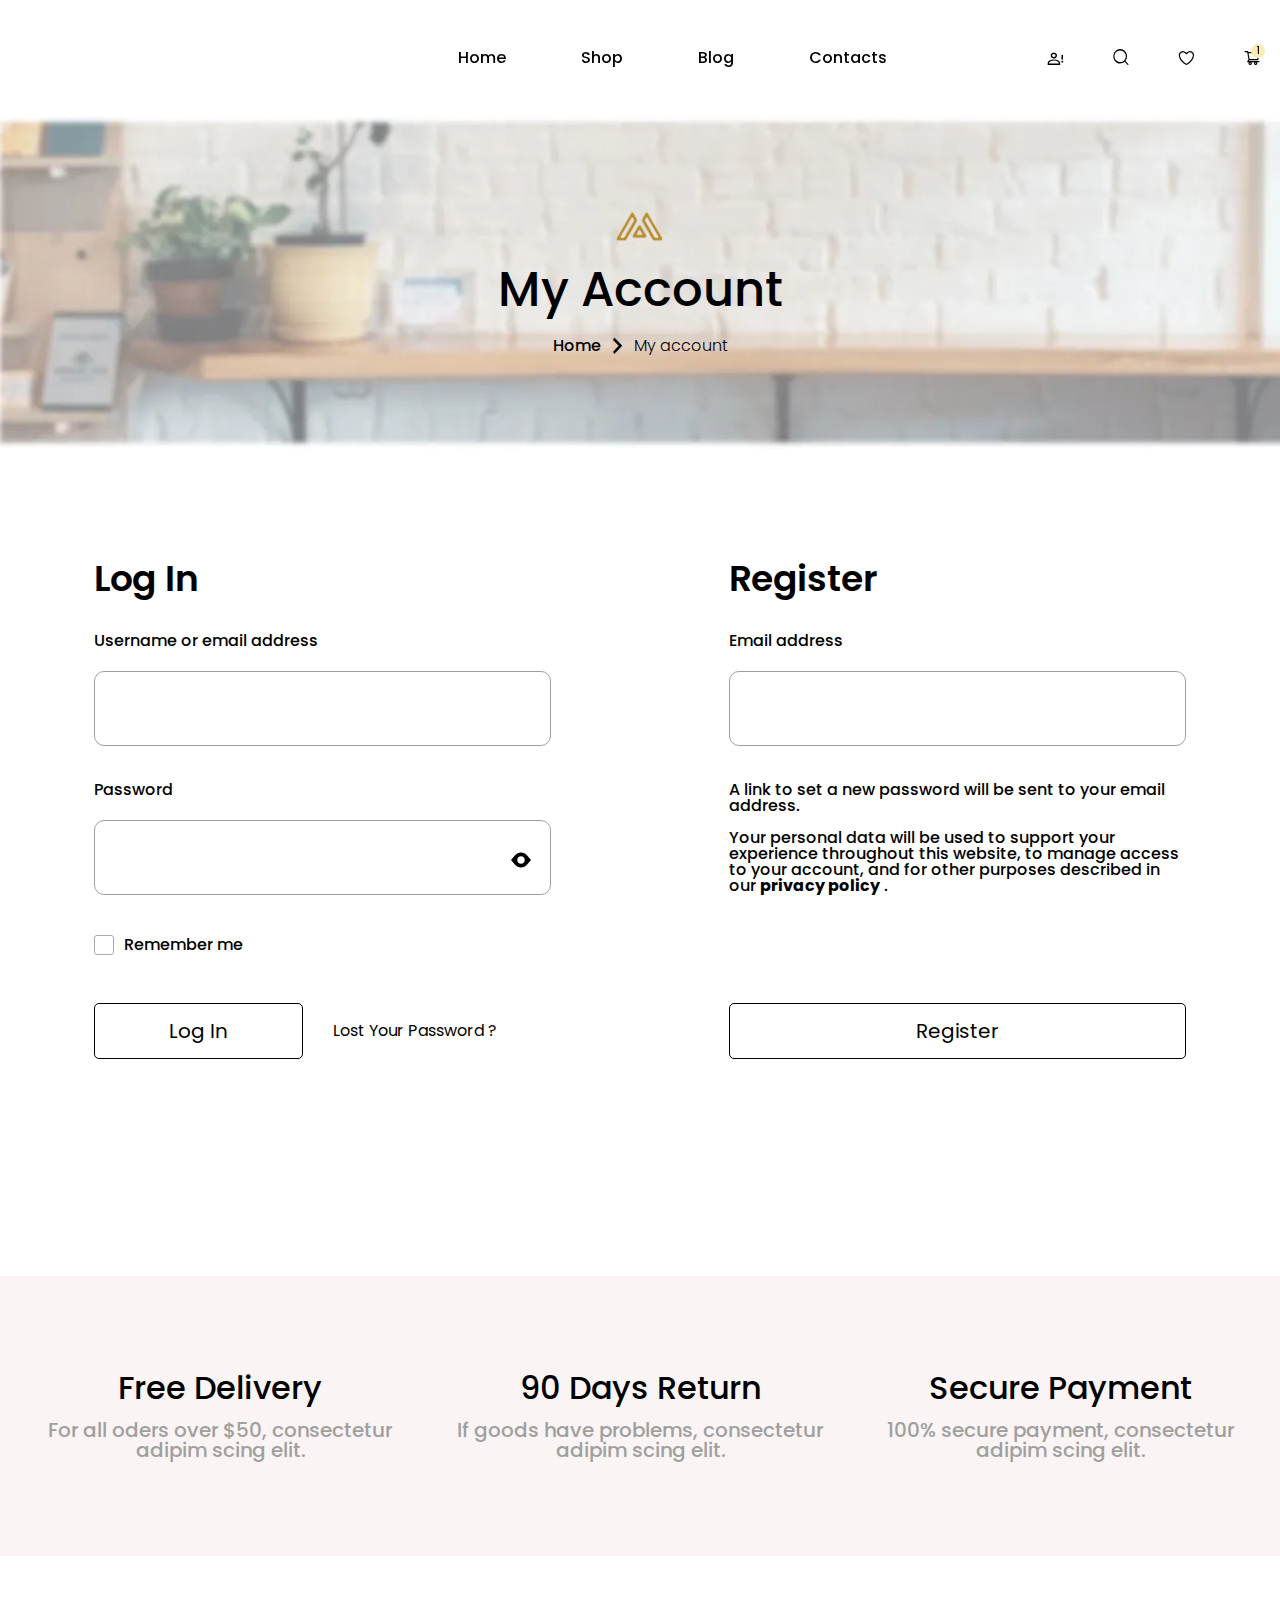
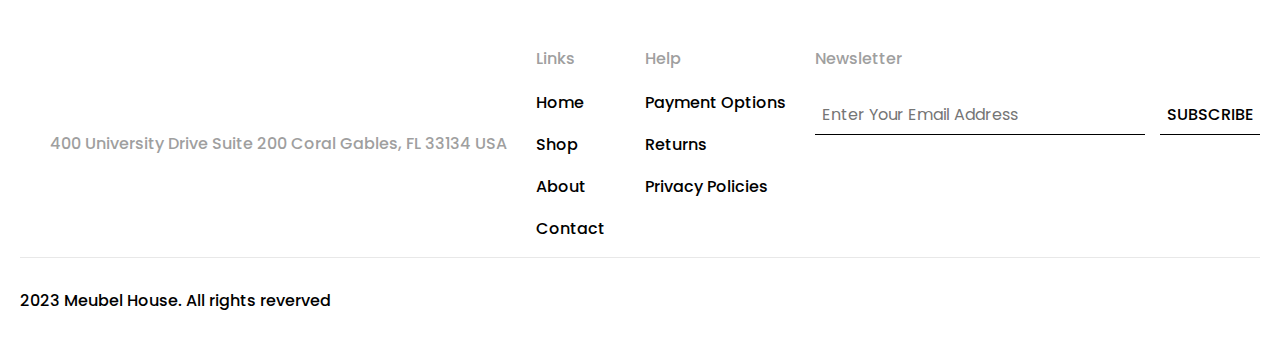
<file: myaccount.html>
<!doctype html>
<html lang="en">
	<head>
		<meta charset="UTF-8">
		<meta name="viewport" content="width=device-width, initial-scale=1.0">
		<link rel="shortcut icon" href="./assets/img/favicon.ico">
		<title>My Account</title>
		<script type="module" crossorigin="" src="./js/myaccount.min.js?v=1761312326557"></script>
		<link rel="modulepreload" crossorigin="" href="./js/app.min.js">
		<link rel="stylesheet" crossorigin="" href="./css/app.min.css?v=1761312326557">
		<link rel="stylesheet" crossorigin="" href="./css/myaccount.min.css?v=1761312326557">
		<link rel="stylesheet" crossorigin="" href="./css/headernavigation.min.css?v=1761312326557">
	</head>
	<body data-fls-watcher="">
		<div class="wrapper">
			<header data-fls-header="" data-fls-header-scroll="" class="header">
				<div class="header__container">
					<button type="button" data-fls-menu="" class="menu__icon icon-menu">
						<span></span>
					</button>
					<div class="header__menu menu">
						<nav class="menu__body">
							<ul class="menu__list">
								<li class="menu__item">
									<a href="index.html" class="menu__link">Home</a>
								</li>
								<li class="menu__item">
									<a href="shop.html" class="menu__link">Shop</a>
								</li>
								<li class="menu__item">
									<a href="blog.html" class="menu__link">Blog</a>
								</li>
								<li class="menu__item">
									<a href="contact.html" class="menu__link">Contacts</a>
								</li>
							</ul>
						</nav>
					</div>
					<!--
<fetch url="@components/layout/menu/menu.json">
<each loop='item in response'>
</each>
</fetch>
-->
					<div class="header__action">
						<div class="header__cart">
							<button type="button" data-fls-popup-link="popup" class="header__action--icon --icon-cart"></button>
							<span class="cart__quantity" data-fls-addtocart="">1</span>
						</div>
						<button type="button" data-fls-popup-link="heart" class="header__action--icon --icon-heart"></button>
						<button type="button" data-fls-popup-link="search" class="header__action--icon --icon-search"></button>
						<a href="myaccount.html" class="header__action--icon --icon-man"></a>
					</div>
				</div>
				<div data-fls-popup="search" aria-hidden="true" class="search">
					<div data-fls-search-wrapper="" class="search__wrapper">
						<div data-fls-search-body="" class="search__body">
							<div class="search__header">
								<h2 class="search__title">Search</h2>
								<button data-fls-popup-close="" class="search__close --icon-close-circle-svgrepo-com"></button>
							</div>
							<form class="search__form">
								<input data-fls-input="" autocomplete="off" type="text" name="form[]" data-error="Помилка" placeholder="" class="search__input">
							</form>
						</div>
					</div>
				</div>
				<div data-fls-popup="popup" aria-hidden="true" class="popup">
					<div data-fls-popup-wrapper="" class="popup__wrapper">
						<div data-fls-popup-body="" class="popup__body">
							<div class="popup__header">
								<h2 class="popup__title">Shopping Cart</h2>
								<button data-fls-popup-close="" type="button" class="popup__close --icon-cart-close"></button>
							</div>
							<div data-fls-popup-content="" class="popup__items">
								<div class="popup__item item-popup">
									<div class="item-popup__image">
										<picture>
											<img alt="Image" src="./assets/img/singl/singl-small-01.webp">
										</picture>
									</div>
									<div class="item-popup__body">
										<h3 class="item-popup__body_title">Asgaard sofa</h3>
										<div class="item-popup__body_count">
											<div data-fls-quantity="" class="item-popup__body_quantity quantity">
												<button data-fls-quantity-minus="" type="button" class="quantity__button quantity__button--minus"></button>
												<div class="quantity__input">
													<input data-fls-quantity-value="" autocomplete="off" type="text" name="form[]" value="1">
												</div>
												<button data-fls-quantity-plus="" type="button" class="quantity__button quantity__button--plus"></button>
											</div>
											<div class="item-popup__body_price">Rs. 250,000.00</div>
										</div>
									</div>
									<button class="item-popup__close --icon-close-circle-svgrepo-com"></button>
								</div>
							</div>
							<div class="popup__end-price">
								<span class="popup__end-price_title">Subtotal</span>
								<span class="popup__end-price_price">Rs. 250,000.00</span>
							</div>
							<div class="popup__bottom">
								<a href="cartbox.html">View Cart</a>
								<a href="checkout.html">Checkout</a>
							</div>
						</div>
					</div>
				</div>
				<div data-fls-popup="heart" aria-hidden="true" class="heart">
					<div data-fls-popup-wrapper="" class="heart__wrapper">
						<div data-fls-popup-body="" class="heart__body">
							<div class="heart__header">
								<h2 class="heart__title">My Favorite</h2>
								<button type="button" data-fls-popup-close="">
									<svg xmlns="http://www.w3.org/2000/svg" viewbox="0 0 24 24" width="19" height="19">
										<path d="M12 21s-6-4-9-8c-2-3 0-7 3-8s6 1 6 1 3-2 6-1 5 5 3 8c-3 4-9 8-9 8z" fill="none" stroke="#9f9f9f" stroke-width="1.5" stroke-linecap="round" stroke-linejoin="round"></path>
										<line x1="9" y1="9" x2="15" y2="15" stroke="#9f9f9f" stroke-width="1.5" stroke-linecap="round"></line>
										<line x1="15" y1="9" x2="9" y2="15" stroke="#9f9f9f" stroke-width="1.5" stroke-linecap="round"></line>
									</svg>
								</button>
							</div>
							<div data-fls-popup-content="" class="heart__items">
								<div class="heart__item item-popup">
									<div class="item-popup__image">
										<picture>
											<img alt="Image" src="./assets/img/singl/singl-small-01.webp">
										</picture>
									</div>
									<div class="item-popup__body">
										<h3 class="item-popup__body_title">Asgaard sofa</h3>
										<div class="item-popup__body_count">
											<div data-fls-quantity="" class="item-popup__body_quantity quantity">
												<button data-fls-quantity-minus="" type="button" class="quantity__button quantity__button--minus"></button>
												<div class="quantity__input">
													<input data-fls-quantity-value="" autocomplete="off" type="text" name="form[]" value="1">
												</div>
												<button data-fls-quantity-plus="" type="button" class="quantity__button quantity__button--plus"></button>
											</div>
											<div class="item-popup__body_price">Rs. 250,000.00</div>
										</div>
									</div>
									<button class="item-popup__close --icon-close-circle-svgrepo-com"></button>
								</div>
							</div>
							<a href="#" class="heart__button">Add to cart</a>
						</div>
					</div>
				</div>
			</header>
			<div data-fls-headernavigation="" class="navigation">
				<div class="navigation__container">
					<div class="navigation__body">
						<a href="index.html" class="navigation__logo">
							<img src="./assets/img/logo.svg" alt="Image">
						</a>
						<h2 class="navigation__title">My Account</h2>
						<div class="navigation__links">
							<a href="index.html" class="navigation__link --icon-arrow">Home</a>
							<a href="javascript:void(0)" class="navigation__link--active">My account</a>
						</div>
					</div>
				</div>
			</div>
			<main class="account">
				<div class="account__container">
					<div class="account__body">
						<div class="account__column">
							<h2 class="account__title">Log In</h2>
							<form class="account__form">
								<label for="account-label" class="account__label">Username or email address</label>
								<input type="text" name="username" data-error="Error" id="account-label" class="account__input">
								<label for="account-password" class="account__label">Password</label>
								<div class="account__password-block">
									<input type="password" name="password" data-error="Error" id="account-password" class="account__input">
									<button class="account__password-block_eye">
										<img src="./assets/img/myaccount/eye-svgrepo-com.svg" alt="Image">
									</button>
								</div>
								<label data-fls-checkbox="" class="account__checkbox checkbox">
									<input data-error="Помилка" class="checkbox__input" type="checkbox" value="1" name="form[]">
									<span class="checkbox__text">Remember me</span>
								</label>
								<div class="account__buttons">
									<button type="submit" class="account__button">Log In</button>
									<button class="account__lost-password">Lost Your Password ?</button>
								</div>
							</form>
						</div>
						<div class="account__column">
							<h2 class="account__title">Register</h2>
							<form class="account__form">
								<label for="account-register" class="account__label">Email address</label>
								<input type="email" required name="username" data-error="Error" id="account-register" class="account__input">
								<div class="account__text">
									<p>A link to set a new password will be sent to your email address.</p>
									<p>
										Your personal data will be used to support your experience throughout this website, to manage
                            access to your account, and for other purposes described in our
										<a href="javascript:void(0)">
											<b>privacy policy</b>
										</a>
										.
									</p>
								</div>
								<button type="submit" class="account__button">Register</button>
							</form>
						</div>
					</div>
				</div>
			</main>
			<footer data-fls-footer="" class="footer">
				<div class="footer__top">
					<div class="footer__container">
						<div class="footer__advantages advantages">
							<div class="advantages__column">
								<div class="advantages__title">Free Delivery</div>
								<p class="advantages__text">For all oders over $50, consectetur adipim scing elit.</p>
							</div>
							<div class="advantages__column">
								<div class="advantages__title">90 Days Return</div>
								<p class="advantages__text">If goods have problems, consectetur adipim scing elit.</p>
							</div>
							<div class="advantages__column">
								<div class="advantages__title">Secure Payment</div>
								<p class="advantages__text">100% secure payment, consectetur adipim scing elit.</p>
							</div>
						</div>
					</div>
				</div>
				<div class="footer__container">
					<div class="footer__body body-footer">
						<a href="#" class="body-footer__logo"></a>
						<div class="body-footer__column">
							<p class="body-footer__about">400 University Drive Suite 200 Coral Gables,
					FL 33134 USA</p>
						</div>
						<div data-fls-spollers="767.98" class="body-footer__column">
							<details class="spollers__item">
								<summary class="body-footer__title spollers__title">Links</summary>
								<ul class="body-footer__list">
									<li>
										<a href="#" class="body-footer__link">Home</a>
									</li>
									<li>
										<a href="#" class="body-footer__link">Shop</a>
									</li>
									<li>
										<a href="#" class="body-footer__link">About</a>
									</li>
									<li>
										<a href="#" class="body-footer__link">Contact</a>
									</li>
								</ul>
							</details>
						</div>
						<div data-fls-spollers="767.98" class="body-footer__column">
							<details class="spollers__item">
								<summary class="body-footer__title spollers__title">Help</summary>
								<ul class="body-footer__list">
									<li>
										<a href="#" class="body-footer__link">Payment Options</a>
									</li>
									<li>
										<a href="#" class="body-footer__link">Returns</a>
									</li>
									<li>
										<a href="#" class="body-footer__link">Privacy Policies</a>
									</li>
								</ul>
							</details>
						</div>
						<div class="body-footer__column">
							<div class="body-footer__title">Newsletter</div>
							<form class="body-footer__form" action="files/sendmail/sendmail.php" method="POST">
								<input type="text" name="form[email]" data-error="Error" placeholder="Enter Your Email Address" class="body-footer__input">
								<button type="submit" class="body-footer__button">SUBSCRIBE</button>
							</form>
						</div>
					</div>
					<div class="footer__copy">
						<div class="footer__text">2023 Meubel House. All rights reverved</div>
					</div>
				</div>
			</footer>
		</div>
	</body>
</html>
</file>
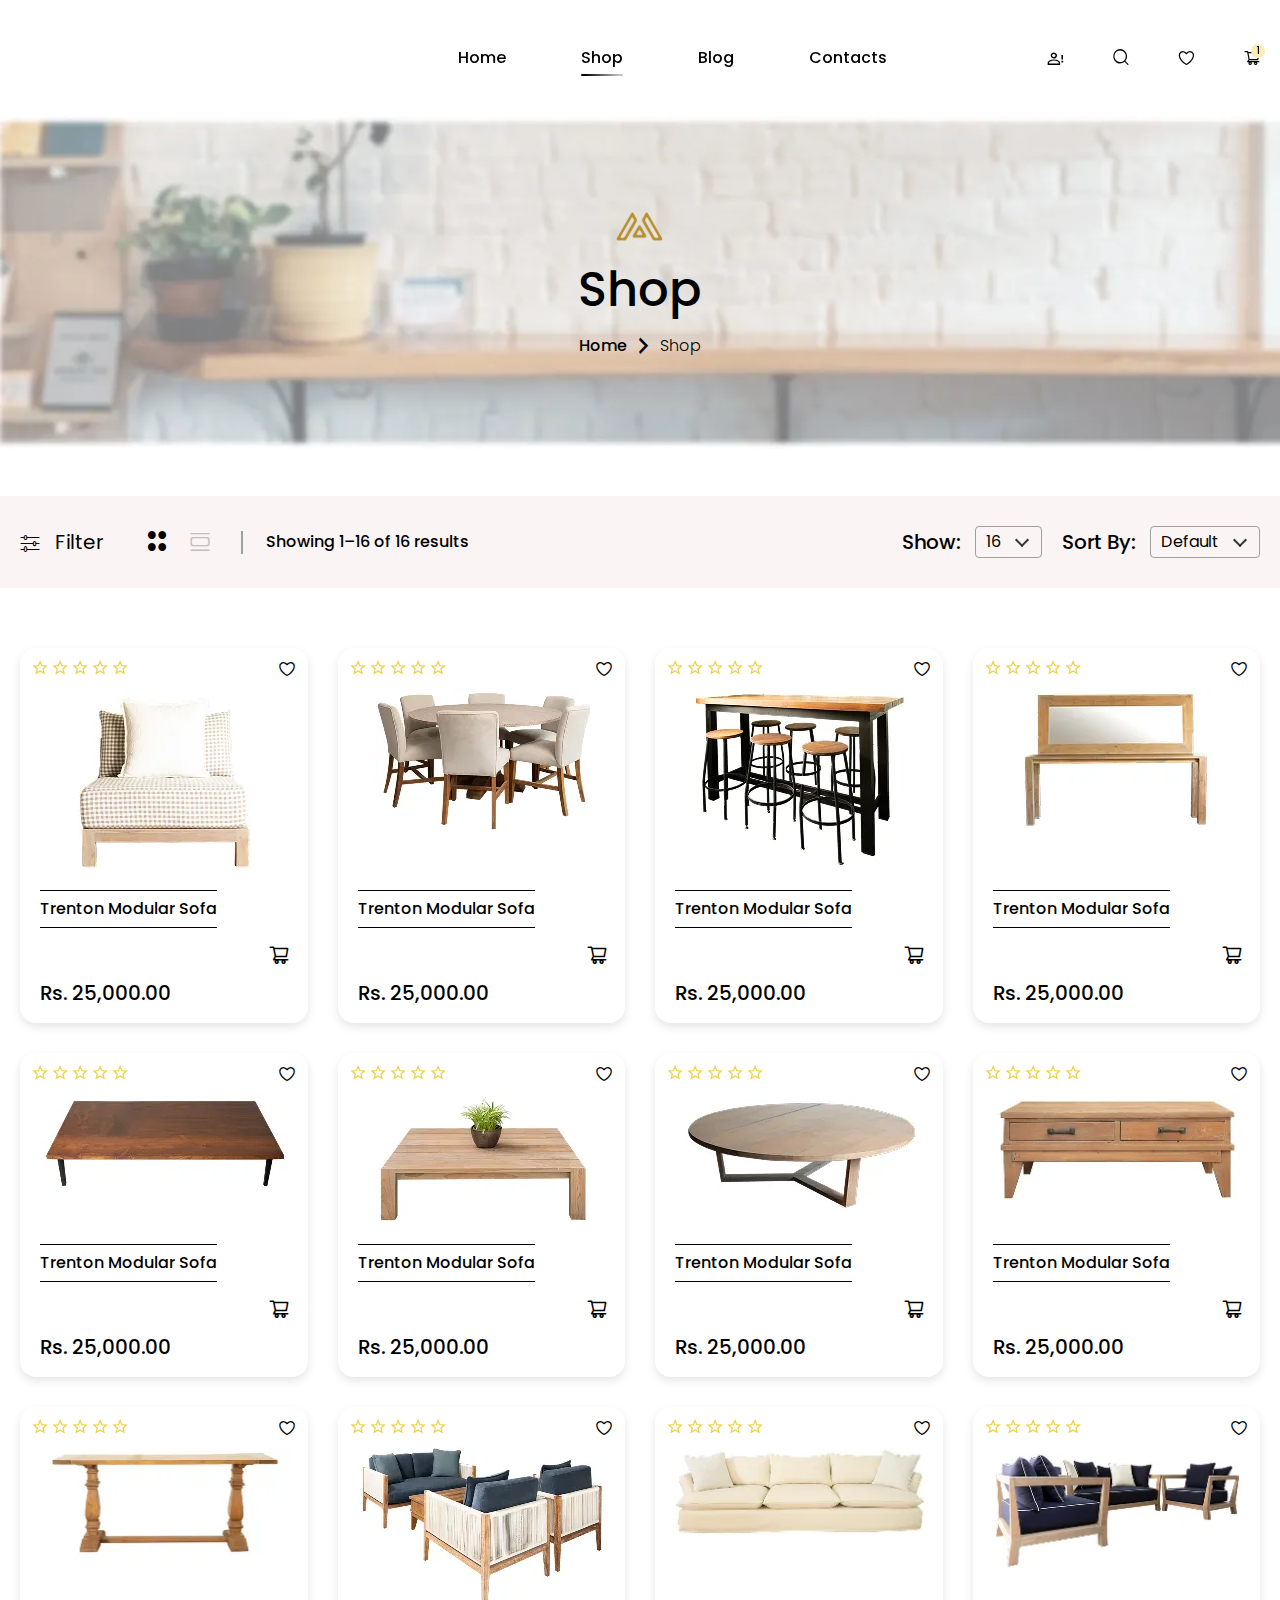
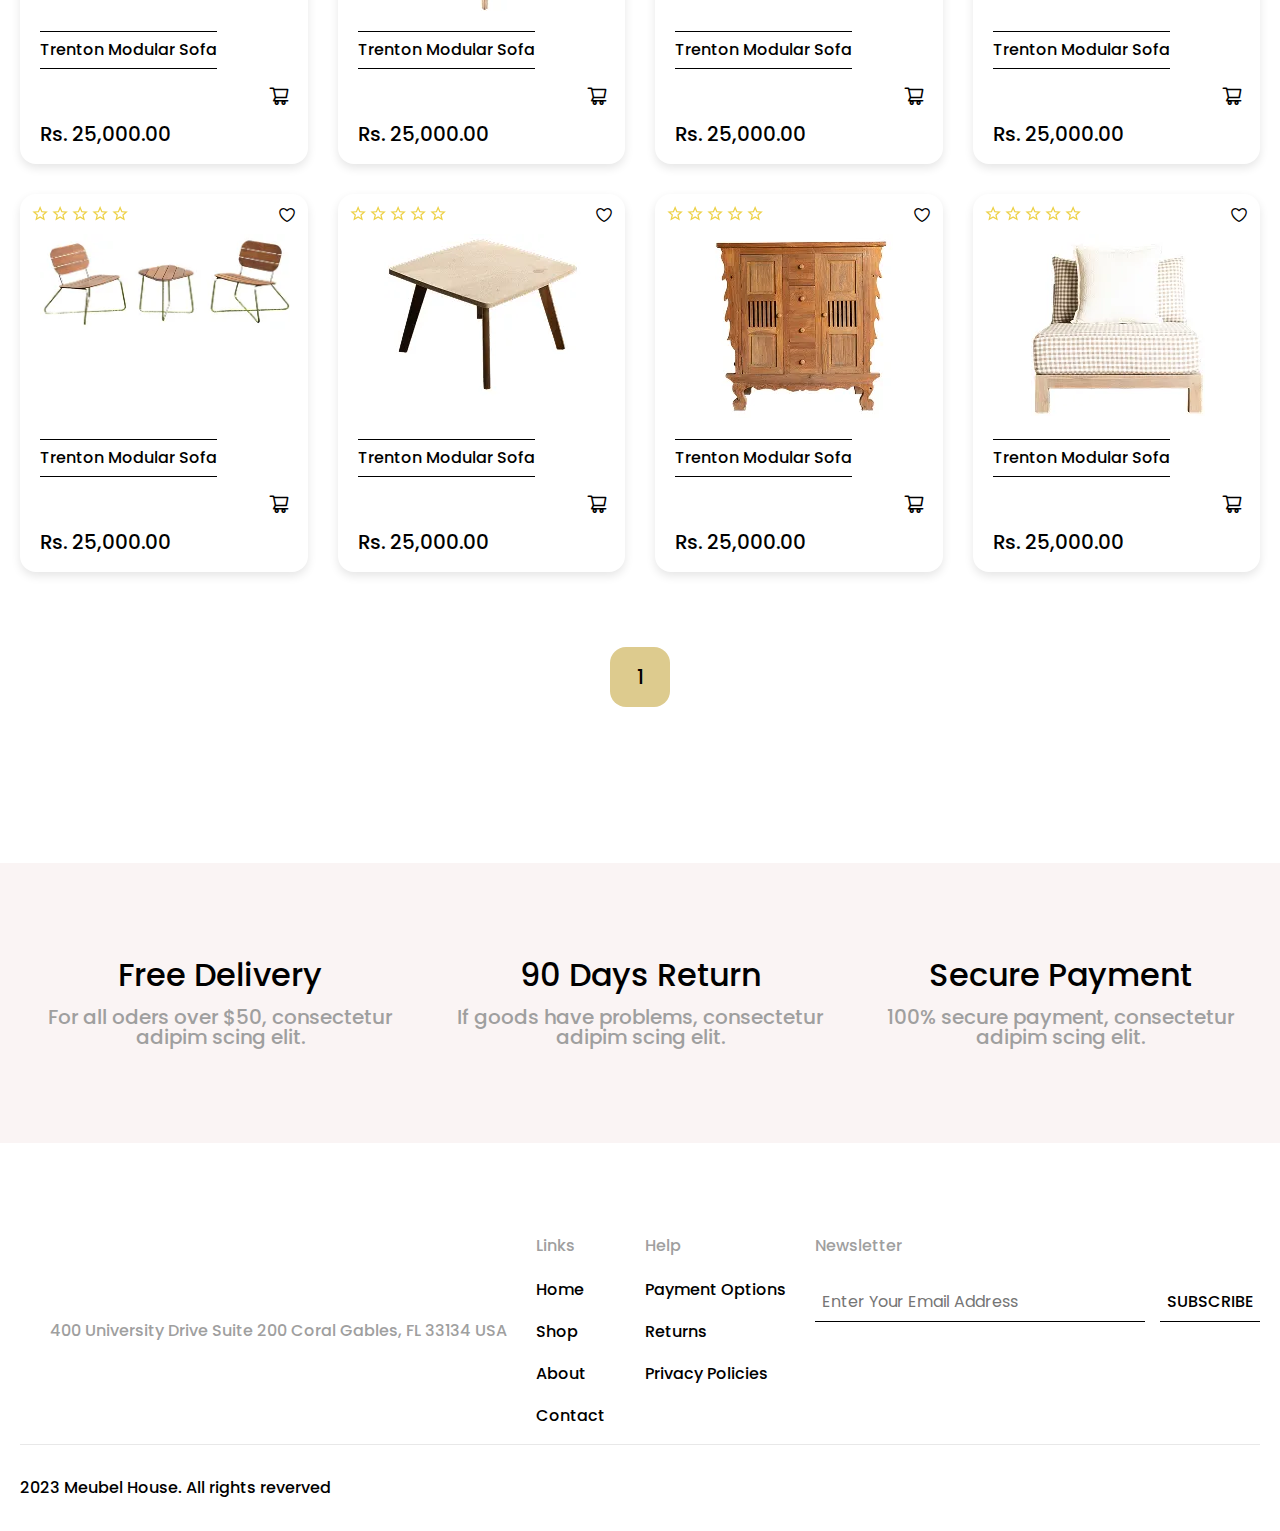
<file: shop.html>
<!doctype html>
<html lang="en">
	<head>
		<meta charset="UTF-8">
		<meta name="viewport" content="width=device-width, initial-scale=1.0">
		<link rel="shortcut icon" href="./assets/img/favicon.ico">
		<title>Shop</title>
		<script type="module" crossorigin="" src="./js/shop.min.js?v=1761305898451"></script>
		<link rel="modulepreload" crossorigin="" href="./js/app.min.js">
		<link rel="modulepreload" crossorigin="" href="./js/radio.min.js">
		<link rel="modulepreload" crossorigin="" href="./js/cart.min.js">
		<link rel="stylesheet" crossorigin="" href="./css/app.min.css?v=1761305898451">
		<link rel="stylesheet" crossorigin="" href="./css/radio.min.css?v=1761305898451">
		<link rel="stylesheet" crossorigin="" href="./css/cart.min.css?v=1761305898451">
		<link rel="stylesheet" crossorigin="" href="./css/shop.min.css?v=1761305898451">
		<link rel="stylesheet" crossorigin="" href="./css/headernavigation.min.css?v=1761305898451">
	</head>
	<body data-fls-watcher="">
		<div class="wrapper">
			<header data-fls-header="" data-fls-header-scroll="" class="header">
				<div class="header__container">
					<button type="button" data-fls-menu="" class="menu__icon icon-menu">
						<span></span>
					</button>
					<div class="header__menu menu">
						<nav class="menu__body">
							<ul class="menu__list">
								<li class="menu__item">
									<a href="index.html" class="menu__link">Home</a>
								</li>
								<li class="menu__item">
									<a href="shop.html" class="menu__link menu__link--active">Shop</a>
								</li>
								<li class="menu__item">
									<a href="blog.html" class="menu__link">Blog</a>
								</li>
								<li class="menu__item">
									<a href="contact.html" class="menu__link">Contacts</a>
								</li>
							</ul>
						</nav>
					</div>
					<!--
<fetch url="@components/layout/menu/menu.json">
<each loop='item in response'>
</each>
</fetch>
-->
					<div class="header__action">
						<div class="header__cart">
							<button type="button" data-fls-popup-link="popup" class="header__action--icon --icon-cart"></button>
							<span class="cart__quantity" data-fls-addtocart="">1</span>
						</div>
						<button type="button" data-fls-popup-link="heart" class="header__action--icon --icon-heart"></button>
						<button type="button" data-fls-popup-link="search" class="header__action--icon --icon-search"></button>
						<a href="myaccount.html" class="header__action--icon --icon-man"></a>
					</div>
				</div>
				<div data-fls-popup="search" aria-hidden="true" class="search">
					<div data-fls-search-wrapper="" class="search__wrapper">
						<div data-fls-search-body="" class="search__body">
							<div class="search__header">
								<h2 class="search__title">Search</h2>
								<button data-fls-popup-close="" class="search__close --icon-close-circle-svgrepo-com"></button>
							</div>
							<form class="search__form">
								<input data-fls-input="" autocomplete="off" type="text" name="form[]" data-error="Помилка" placeholder="" class="search__input">
							</form>
						</div>
					</div>
				</div>
				<div data-fls-popup="popup" aria-hidden="true" class="popup">
					<div data-fls-popup-wrapper="" class="popup__wrapper">
						<div data-fls-popup-body="" class="popup__body">
							<div class="popup__header">
								<h2 class="popup__title">Shopping Cart</h2>
								<button data-fls-popup-close="" type="button" class="popup__close --icon-cart-close"></button>
							</div>
							<div data-fls-popup-content="" class="popup__items">
								<div class="popup__item item-popup">
									<div class="item-popup__image">
										<picture>
											<img alt="Image" src="./assets/img/singl/singl-small-01.webp">
										</picture>
									</div>
									<div class="item-popup__body">
										<h3 class="item-popup__body_title">Asgaard sofa</h3>
										<div class="item-popup__body_count">
											<div data-fls-quantity="" class="item-popup__body_quantity quantity">
												<button data-fls-quantity-minus="" type="button" class="quantity__button quantity__button--minus"></button>
												<div class="quantity__input">
													<input data-fls-quantity-value="" autocomplete="off" type="text" name="form[]" value="1">
												</div>
												<button data-fls-quantity-plus="" type="button" class="quantity__button quantity__button--plus"></button>
											</div>
											<div class="item-popup__body_price">Rs. 250,000.00</div>
										</div>
									</div>
									<button class="item-popup__close --icon-close-circle-svgrepo-com"></button>
								</div>
							</div>
							<div class="popup__end-price">
								<span class="popup__end-price_title">Subtotal</span>
								<span class="popup__end-price_price">Rs. 250,000.00</span>
							</div>
							<div class="popup__bottom">
								<a href="cartbox.html">View Cart</a>
								<a href="checkout.html">Checkout</a>
							</div>
						</div>
					</div>
				</div>
				<div data-fls-popup="heart" aria-hidden="true" class="heart">
					<div data-fls-popup-wrapper="" class="heart__wrapper">
						<div data-fls-popup-body="" class="heart__body">
							<div class="heart__header">
								<h2 class="heart__title">My Favorite</h2>
								<button type="button" data-fls-popup-close="">
									<svg xmlns="http://www.w3.org/2000/svg" viewbox="0 0 24 24" width="19" height="19">
										<path d="M12 21s-6-4-9-8c-2-3 0-7 3-8s6 1 6 1 3-2 6-1 5 5 3 8c-3 4-9 8-9 8z" fill="none" stroke="#9f9f9f" stroke-width="1.5" stroke-linecap="round" stroke-linejoin="round"></path>
										<line x1="9" y1="9" x2="15" y2="15" stroke="#9f9f9f" stroke-width="1.5" stroke-linecap="round"></line>
										<line x1="15" y1="9" x2="9" y2="15" stroke="#9f9f9f" stroke-width="1.5" stroke-linecap="round"></line>
									</svg>
								</button>
							</div>
							<div data-fls-popup-content="" class="heart__items">
								<div class="heart__item item-popup">
									<div class="item-popup__image">
										<picture>
											<img alt="Image" src="./assets/img/singl/singl-small-01.webp">
										</picture>
									</div>
									<div class="item-popup__body">
										<h3 class="item-popup__body_title">Asgaard sofa</h3>
										<div class="item-popup__body_count">
											<div data-fls-quantity="" class="item-popup__body_quantity quantity">
												<button data-fls-quantity-minus="" type="button" class="quantity__button quantity__button--minus"></button>
												<div class="quantity__input">
													<input data-fls-quantity-value="" autocomplete="off" type="text" name="form[]" value="1">
												</div>
												<button data-fls-quantity-plus="" type="button" class="quantity__button quantity__button--plus"></button>
											</div>
											<div class="item-popup__body_price">Rs. 250,000.00</div>
										</div>
									</div>
									<button class="item-popup__close --icon-close-circle-svgrepo-com"></button>
								</div>
							</div>
							<a href="#" class="heart__button">Add to cart</a>
						</div>
					</div>
				</div>
			</header>
			<div data-fls-headernavigation="" class="navigation">
				<div class="navigation__container">
					<div class="navigation__body">
						<a href="index.html" class="navigation__logo">
							<img src="./assets/img/logo.svg" alt="Image">
						</a>
						<h2 class="navigation__title">Shop</h2>
						<div class="navigation__links">
							<a href="index.html" class="navigation__link --icon-arrow">Home</a>
							<a href="javascript:void(0)" class="navigation__link--active">Shop</a>
						</div>
					</div>
				</div>
			</div>
			<main class="shop">
				<div class="filter shop--filter">
					<div class="filter__container">
						<div class="filter__actions actions">
							<div class="actions__buttons">
								<button data-fls-popup-link="filter" type="button" class="actions__icon--filter --icon-filtr">Filter</button>
								<button type="button" class="actions__icon --icon-sort"></button>
								<button type="button" class="actions__icon --icon-sort-line"></button>
							</div>
							<div class="actions__views-item">Showing 1–16 of 32 results</div>
						</div>
						<div class="filter__sort sort">
							<form action="" method="get" class="sort__form">
								<div class="sort__form-section">
									<span class="sort__label">Show:</span>
									<select name="form[]" data-type="show" data-fls-select="" data-fls-select-modif="form">
										<option value="8">8</option>
										<option value="16" selected>16</option>
										<option value="32">32</option>
									</select>
								</div>
								<div class="sort__form-section">
									<span class="sort__label">Sort By:</span>
									<select name="form[]" data-type="sort" data-fls-select="" data-fls-select-modif="form">
										<option value="1" selected>Default</option>
										<option value="2">High to Low</option>
										<option value="3">Low to High</option>
										<option value="4">A to Z</option>
										<option value="4">Z to A</option>
									</select>
								</div>
							</form>
						</div>
					</div>
				</div>
				<div class="cards shop--cards">
					<div class="cards__container">
						<div class="cards__body">
							<div data-fls-addtocart-product="" data-fls-cart="" class="cart">
								<a href="SingleProduct.html" class="cart__image">
									<picture>
										<img data-fls-addtocart-image="" alt="Image" src="./assets/img/shop/01.webp">
									</picture>
								</a>
								<div class="cart__body">
									<a href="SingleProduct.html" class="cart__title">Trenton Modular Sofa</a>
									<a href="javascript:void(0)" data-fls-addtocart-button="" class="cart__cart --icon-cart"></a>
									<div class="cart__price">Rs. 25,000.00</div>
								</div>
								<div data-fls-rating="set" class="cart__rating rating"></div>
								<button class="cart__heart --icon-heart"></button>
							</div>
							<div data-fls-addtocart-product="" data-fls-cart="" class="cart">
								<a href="SingleProduct.html" class="cart__image">
									<picture>
										<img data-fls-addtocart-image="" alt="Image" src="./assets/img/shop/02.webp">
									</picture>
								</a>
								<div class="cart__body">
									<a href="SingleProduct.html" class="cart__title">Trenton Modular Sofa</a>
									<a href="javascript:void(0)" data-fls-addtocart-button="" class="cart__cart --icon-cart"></a>
									<div class="cart__price">Rs. 25,000.00</div>
								</div>
								<div data-fls-rating="set" class="cart__rating rating"></div>
								<button class="cart__heart --icon-heart"></button>
							</div>
							<div data-fls-addtocart-product="" data-fls-cart="" class="cart">
								<a href="SingleProduct.html" class="cart__image">
									<picture>
										<img data-fls-addtocart-image="" alt="Image" src="./assets/img/shop/03.webp">
									</picture>
								</a>
								<div class="cart__body">
									<a href="SingleProduct.html" class="cart__title">Trenton Modular Sofa</a>
									<a href="javascript:void(0)" data-fls-addtocart-button="" class="cart__cart --icon-cart"></a>
									<div class="cart__price">Rs. 25,000.00</div>
								</div>
								<div data-fls-rating="set" class="cart__rating rating"></div>
								<button class="cart__heart --icon-heart"></button>
							</div>
							<div data-fls-addtocart-product="" data-fls-cart="" class="cart">
								<a href="SingleProduct.html" class="cart__image">
									<picture>
										<img data-fls-addtocart-image="" alt="Image" src="./assets/img/shop/04.webp">
									</picture>
								</a>
								<div class="cart__body">
									<a href="SingleProduct.html" class="cart__title">Trenton Modular Sofa</a>
									<a href="javascript:void(0)" data-fls-addtocart-button="" class="cart__cart --icon-cart"></a>
									<div class="cart__price">Rs. 25,000.00</div>
								</div>
								<div data-fls-rating="set" class="cart__rating rating"></div>
								<button class="cart__heart --icon-heart"></button>
							</div>
							<div data-fls-addtocart-product="" data-fls-cart="" class="cart">
								<a href="SingleProduct.html" class="cart__image">
									<picture>
										<img data-fls-addtocart-image="" alt="Image" src="./assets/img/shop/05.webp">
									</picture>
								</a>
								<div class="cart__body">
									<a href="SingleProduct.html" class="cart__title">Trenton Modular Sofa</a>
									<a href="javascript:void(0)" data-fls-addtocart-button="" class="cart__cart --icon-cart"></a>
									<div class="cart__price">Rs. 25,000.00</div>
								</div>
								<div data-fls-rating="set" class="cart__rating rating"></div>
								<button class="cart__heart --icon-heart"></button>
							</div>
							<div data-fls-addtocart-product="" data-fls-cart="" class="cart">
								<a href="SingleProduct.html" class="cart__image">
									<picture>
										<img data-fls-addtocart-image="" alt="Image" src="./assets/img/shop/06.webp">
									</picture>
								</a>
								<div class="cart__body">
									<a href="SingleProduct.html" class="cart__title">Trenton Modular Sofa</a>
									<a href="javascript:void(0)" data-fls-addtocart-button="" class="cart__cart --icon-cart"></a>
									<div class="cart__price">Rs. 25,000.00</div>
								</div>
								<div data-fls-rating="set" class="cart__rating rating"></div>
								<button class="cart__heart --icon-heart"></button>
							</div>
							<div data-fls-addtocart-product="" data-fls-cart="" class="cart">
								<a href="SingleProduct.html" class="cart__image">
									<picture>
										<img data-fls-addtocart-image="" alt="Image" src="./assets/img/shop/07.webp">
									</picture>
								</a>
								<div class="cart__body">
									<a href="SingleProduct.html" class="cart__title">Trenton Modular Sofa</a>
									<a href="javascript:void(0)" data-fls-addtocart-button="" class="cart__cart --icon-cart"></a>
									<div class="cart__price">Rs. 25,000.00</div>
								</div>
								<div data-fls-rating="set" class="cart__rating rating"></div>
								<button class="cart__heart --icon-heart"></button>
							</div>
							<div data-fls-addtocart-product="" data-fls-cart="" class="cart">
								<a href="SingleProduct.html" class="cart__image">
									<picture>
										<img data-fls-addtocart-image="" alt="Image" src="./assets/img/shop/08.webp">
									</picture>
								</a>
								<div class="cart__body">
									<a href="SingleProduct.html" class="cart__title">Trenton Modular Sofa</a>
									<a href="javascript:void(0)" data-fls-addtocart-button="" class="cart__cart --icon-cart"></a>
									<div class="cart__price">Rs. 25,000.00</div>
								</div>
								<div data-fls-rating="set" class="cart__rating rating"></div>
								<button class="cart__heart --icon-heart"></button>
							</div>
							<div data-fls-addtocart-product="" data-fls-cart="" class="cart">
								<a href="SingleProduct.html" class="cart__image">
									<picture>
										<img data-fls-addtocart-image="" alt="Image" src="./assets/img/shop/09.webp">
									</picture>
								</a>
								<div class="cart__body">
									<a href="SingleProduct.html" class="cart__title">Trenton Modular Sofa</a>
									<a href="javascript:void(0)" data-fls-addtocart-button="" class="cart__cart --icon-cart"></a>
									<div class="cart__price">Rs. 25,000.00</div>
								</div>
								<div data-fls-rating="set" class="cart__rating rating"></div>
								<button class="cart__heart --icon-heart"></button>
							</div>
							<div data-fls-addtocart-product="" data-fls-cart="" class="cart">
								<a href="SingleProduct.html" class="cart__image">
									<picture>
										<img data-fls-addtocart-image="" alt="Image" src="./assets/img/shop/10.webp">
									</picture>
								</a>
								<div class="cart__body">
									<a href="SingleProduct.html" class="cart__title">Trenton Modular Sofa</a>
									<a href="javascript:void(0)" data-fls-addtocart-button="" class="cart__cart --icon-cart"></a>
									<div class="cart__price">Rs. 25,000.00</div>
								</div>
								<div data-fls-rating="set" class="cart__rating rating"></div>
								<button class="cart__heart --icon-heart"></button>
							</div>
							<div data-fls-addtocart-product="" data-fls-cart="" class="cart">
								<a href="SingleProduct.html" class="cart__image">
									<picture>
										<img data-fls-addtocart-image="" alt="Image" src="./assets/img/shop/11.webp">
									</picture>
								</a>
								<div class="cart__body">
									<a href="SingleProduct.html" class="cart__title">Trenton Modular Sofa</a>
									<a href="javascript:void(0)" data-fls-addtocart-button="" class="cart__cart --icon-cart"></a>
									<div class="cart__price">Rs. 25,000.00</div>
								</div>
								<div data-fls-rating="set" class="cart__rating rating"></div>
								<button class="cart__heart --icon-heart"></button>
							</div>
							<div data-fls-addtocart-product="" data-fls-cart="" class="cart">
								<a href="SingleProduct.html" class="cart__image">
									<picture>
										<img data-fls-addtocart-image="" alt="Image" src="./assets/img/shop/12.webp">
									</picture>
								</a>
								<div class="cart__body">
									<a href="SingleProduct.html" class="cart__title">Trenton Modular Sofa</a>
									<a href="javascript:void(0)" data-fls-addtocart-button="" class="cart__cart --icon-cart"></a>
									<div class="cart__price">Rs. 25,000.00</div>
								</div>
								<div data-fls-rating="set" class="cart__rating rating"></div>
								<button class="cart__heart --icon-heart"></button>
							</div>
							<div data-fls-addtocart-product="" data-fls-cart="" class="cart">
								<a href="SingleProduct.html" class="cart__image">
									<picture>
										<img data-fls-addtocart-image="" alt="Image" src="./assets/img/shop/13.webp">
									</picture>
								</a>
								<div class="cart__body">
									<a href="SingleProduct.html" class="cart__title">Trenton Modular Sofa</a>
									<a href="javascript:void(0)" data-fls-addtocart-button="" class="cart__cart --icon-cart"></a>
									<div class="cart__price">Rs. 25,000.00</div>
								</div>
								<div data-fls-rating="set" class="cart__rating rating"></div>
								<button class="cart__heart --icon-heart"></button>
							</div>
							<div data-fls-addtocart-product="" data-fls-cart="" class="cart">
								<a href="SingleProduct.html" class="cart__image">
									<picture>
										<img data-fls-addtocart-image="" alt="Image" src="./assets/img/shop/14.webp">
									</picture>
								</a>
								<div class="cart__body">
									<a href="SingleProduct.html" class="cart__title">Trenton Modular Sofa</a>
									<a href="javascript:void(0)" data-fls-addtocart-button="" class="cart__cart --icon-cart"></a>
									<div class="cart__price">Rs. 25,000.00</div>
								</div>
								<div data-fls-rating="set" class="cart__rating rating"></div>
								<button class="cart__heart --icon-heart"></button>
							</div>
							<div data-fls-addtocart-product="" data-fls-cart="" class="cart">
								<a href="SingleProduct.html" class="cart__image">
									<picture>
										<img data-fls-addtocart-image="" alt="Image" src="./assets/img/shop/15.webp">
									</picture>
								</a>
								<div class="cart__body">
									<a href="SingleProduct.html" class="cart__title">Trenton Modular Sofa</a>
									<a href="javascript:void(0)" data-fls-addtocart-button="" class="cart__cart --icon-cart"></a>
									<div class="cart__price">Rs. 25,000.00</div>
								</div>
								<div data-fls-rating="set" class="cart__rating rating"></div>
								<button class="cart__heart --icon-heart"></button>
							</div>
							<div data-fls-addtocart-product="" data-fls-cart="" class="cart">
								<a href="SingleProduct.html" class="cart__image">
									<picture>
										<img data-fls-addtocart-image="" alt="Image" src="./assets/img/shop/01.webp">
									</picture>
								</a>
								<div class="cart__body">
									<a href="SingleProduct.html" class="cart__title">Trenton Modular Sofa</a>
									<a href="javascript:void(0)" data-fls-addtocart-button="" class="cart__cart --icon-cart"></a>
									<div class="cart__price">Rs. 25,000.00</div>
								</div>
								<div data-fls-rating="set" class="cart__rating rating"></div>
								<button class="cart__heart --icon-heart"></button>
							</div>
						</div>
						<div class="cards__cout-pages">
							<span class="--active">1</span>
							<span>2</span>
							<span>3</span>
							<span>...</span>
						</div>
					</div>
				</div>
				<div data-fls-popup="filter" aria-hidden="true" class="filter">
					<div data-fls-filter-wrapper="" class="filter__wrapper">
						<div data-fls-search-body="" class="filter__body">
							<div class="filter__header">
								<h3 class="filter__title">Filters</h3>
								<button data-fls-popup-close="" type="button" class="filter__close --icon-close-circle-svgrepo-com"></button>
							</div>
							<form class="filter__content">
								<div class="filter__section">
									<select name="form[]" data-fls-select="" data-fls-select-modif="form">
										<option value="1" selected>Categories</option>
										<option value="2">Sofas</option>
										<option value="3">Chairs</option>
										<option value="4">Tables</option>
										<option value="4">Wardrobe</option>
									</select>
								</div>
								<div class="filter__section">
									<div data-fls-range="" class="range"></div>
									<div class="range__inputs">
										<div class="range__input-body">
											<input type="number" data-fls-range-from="" value="20000">
										</div>
										<div class="range__input-body">
											<input type="number" data-fls-range-to="" value="100000">
										</div>
									</div>
								</div>
								<div class="filter__section color">
									<h3 class="color__title">Color</h3>
									<div data-fls-radio="" class="options">
										<label class="options__item">
											<input class="options__input" checked type="radio" value="1" name="option">
											<span class="options__text options__text_1">violet</span>
										</label>
										<label class="options__item">
											<input class="options__input" type="radio" value="2" name="option">
											<span class="options__text options__text_2">Black</span>
										</label>
										<label class="options__item">
											<input class="options__input" type="radio" value="2" name="option">
											<span class="options__text options__text_3">Yellow</span>
										</label>
									</div>
								</div>
								<div class="filter__section">
									<select name="form[]" data-fls-select="" data-fls-select-modif="form">
										<option value="1" selected>Size</option>
										<option value="2">S</option>
										<option value="3">M</option>
										<option value="4">L</option>
									</select>
								</div>
								<div class="filter__footer">
									<button type="button" class="filter__reset">Reset All</button>
									<button type="button" class="filter__apply btn">Apply Filters</button>
								</div>
							</form>
						</div>
					</div>
				</div>
			</main>
			<footer data-fls-footer="" class="footer">
				<div class="footer__top">
					<div class="footer__container">
						<div class="footer__advantages advantages">
							<div class="advantages__column">
								<div class="advantages__title">Free Delivery</div>
								<p class="advantages__text">For all oders over $50, consectetur adipim scing elit.</p>
							</div>
							<div class="advantages__column">
								<div class="advantages__title">90 Days Return</div>
								<p class="advantages__text">If goods have problems, consectetur adipim scing elit.</p>
							</div>
							<div class="advantages__column">
								<div class="advantages__title">Secure Payment</div>
								<p class="advantages__text">100% secure payment, consectetur adipim scing elit.</p>
							</div>
						</div>
					</div>
				</div>
				<div class="footer__container">
					<div class="footer__body body-footer">
						<a href="#" class="body-footer__logo"></a>
						<div class="body-footer__column">
							<p class="body-footer__about">400 University Drive Suite 200 Coral Gables,
					FL 33134 USA</p>
						</div>
						<div data-fls-spollers="767.98" class="body-footer__column">
							<details class="spollers__item">
								<summary class="body-footer__title spollers__title">Links</summary>
								<ul class="body-footer__list">
									<li body-footer__item="">
										<a href="#" class="body-footer__link">Home</a>
									</li>
									<li body-footer__item="">
										<a href="#" class="body-footer__link">Shop</a>
									</li>
									<li body-footer__item="">
										<a href="#" class="body-footer__link">About</a>
									</li>
									<li body-footer__item="">
										<a href="#" class="body-footer__link">Contact</a>
									</li>
								</ul>
							</details>
						</div>
						<div data-fls-spollers="767.98" class="body-footer__column">
							<details class="spollers__item">
								<summary class="body-footer__title spollers__title">Help</summary>
								<ul class="body-footer__list">
									<li body-footer__item="">
										<a href="#" class="body-footer__link">Payment Options</a>
									</li>
									<li body-footer__item="">
										<a href="#" class="body-footer__link">Returns</a>
									</li>
									<li body-footer__item="">
										<a href="#" class="body-footer__link">Privacy Policies</a>
									</li>
								</ul>
							</details>
						</div>
						<div class="body-footer__column">
							<div class="body-footer__title">Newsletter</div>
							<form class="body-footer__form" action="files/sendmail/sendmail.php" method="POST">
								<input type="text" name="form[email]" data-error="Error" placeholder="Enter Your Email Address" class="body-footer__input">
								<button type="submit" class="body-footer__button">SUBSCRIBE</button>
							</form>
						</div>
					</div>
					<div class="footer__copy">
						<div class="footer__text">2023 Meubel House. All rights reverved</div>
					</div>
				</div>
			</footer>
		</div>
	</body>
</html>
</file>
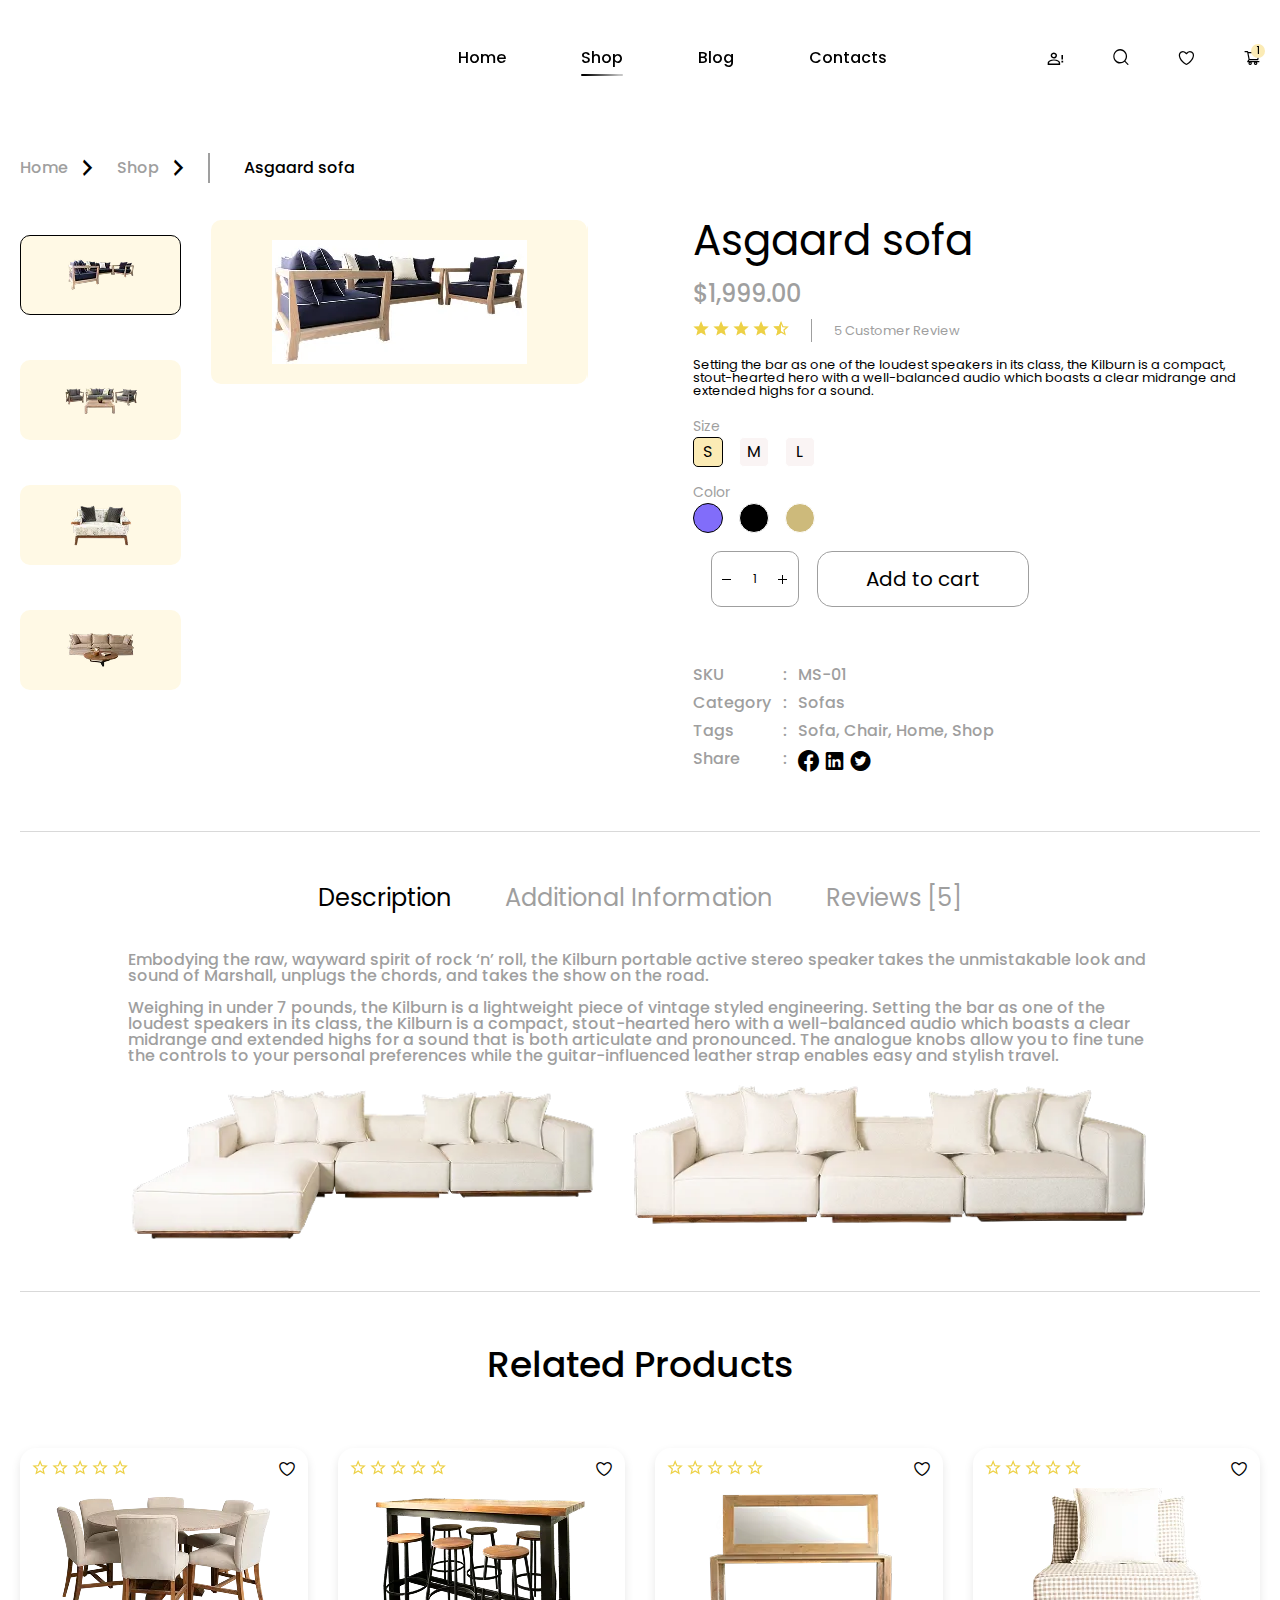
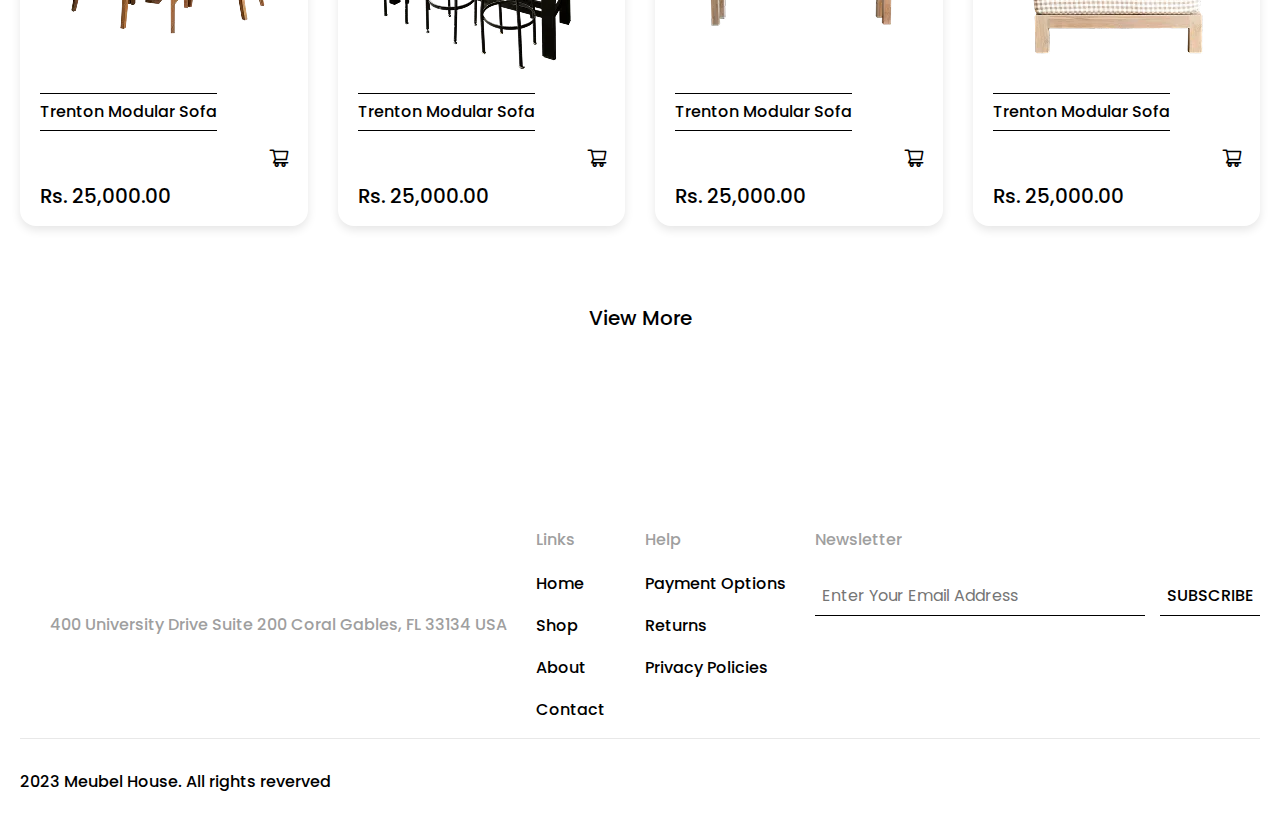
<file: SingleProduct.html>
<!doctype html>
<html lang="en">
	<head>
		<meta charset="UTF-8">
		<meta name="viewport" content="width=device-width, initial-scale=1.0">
		<link rel="shortcut icon" href="./assets/img/favicon.ico">
		<title>Single Product</title>
		<script type="module" crossorigin="" src="./js/SingleProduct.min.js?v=1761305898454"></script>
		<link rel="modulepreload" crossorigin="" href="./js/app.min.js">
		<link rel="modulepreload" crossorigin="" href="./js/cart.min.js">
		<link rel="stylesheet" crossorigin="" href="./css/app.min.css?v=1761305898454">
		<link rel="stylesheet" crossorigin="" href="./css/cart.min.css?v=1761305898454">
		<link rel="stylesheet" crossorigin="" href="./css/SingleProduct.min.css?v=1761305898454">
		<link rel="stylesheet" crossorigin="" href="./css/viewmore.min.css?v=1761305898454">
	</head>
	<body data-fls-watcher="">
		<div class="wrapper">
			<header data-fls-header="" data-fls-header-scroll="" class="header">
				<div class="header__container">
					<button type="button" data-fls-menu="" class="menu__icon icon-menu">
						<span></span>
					</button>
					<div class="header__menu menu">
						<nav class="menu__body">
							<ul class="menu__list">
								<li class="menu__item">
									<a href="index.html" class="menu__link">Home</a>
								</li>
								<li class="menu__item">
									<a href="shop.html" class="menu__link menu__link--active">Shop</a>
								</li>
								<li class="menu__item">
									<a href="blog.html" class="menu__link">Blog</a>
								</li>
								<li class="menu__item">
									<a href="contact.html" class="menu__link">Contacts</a>
								</li>
							</ul>
						</nav>
					</div>
					<!--
<fetch url="@components/layout/menu/menu.json">
<each loop='item in response'>
</each>
</fetch>
-->
					<div class="header__action">
						<div class="header__cart">
							<button type="button" data-fls-popup-link="popup" class="header__action--icon --icon-cart"></button>
							<span class="cart__quantity" data-fls-addtocart="">1</span>
						</div>
						<button type="button" data-fls-popup-link="heart" class="header__action--icon --icon-heart"></button>
						<button type="button" data-fls-popup-link="search" class="header__action--icon --icon-search"></button>
						<a href="myaccount.html" class="header__action--icon --icon-man"></a>
					</div>
				</div>
				<div data-fls-popup="search" aria-hidden="true" class="search">
					<div data-fls-search-wrapper="" class="search__wrapper">
						<div data-fls-search-body="" class="search__body">
							<div class="search__header">
								<h2 class="search__title">Search</h2>
								<button data-fls-popup-close="" class="search__close --icon-close-circle-svgrepo-com"></button>
							</div>
							<form class="search__form">
								<input data-fls-input="" autocomplete="off" type="text" name="form[]" data-error="Помилка" placeholder="" class="search__input">
							</form>
						</div>
					</div>
				</div>
				<div data-fls-popup="popup" aria-hidden="true" class="popup">
					<div data-fls-popup-wrapper="" class="popup__wrapper">
						<div data-fls-popup-body="" class="popup__body">
							<div class="popup__header">
								<h2 class="popup__title">Shopping Cart</h2>
								<button data-fls-popup-close="" type="button" class="popup__close --icon-cart-close"></button>
							</div>
							<div data-fls-popup-content="" class="popup__items">
								<div class="popup__item item-popup">
									<div class="item-popup__image">
										<picture>
											<img alt="Image" src="./assets/img/singl/singl-small-01.webp">
										</picture>
									</div>
									<div class="item-popup__body">
										<h3 class="item-popup__body_title">Asgaard sofa</h3>
										<div class="item-popup__body_count">
											<div data-fls-quantity="" class="item-popup__body_quantity quantity">
												<button data-fls-quantity-minus="" type="button" class="quantity__button quantity__button--minus"></button>
												<div class="quantity__input">
													<input data-fls-quantity-value="" autocomplete="off" type="text" name="form[]" value="1">
												</div>
												<button data-fls-quantity-plus="" type="button" class="quantity__button quantity__button--plus"></button>
											</div>
											<div class="item-popup__body_price">Rs. 250,000.00</div>
										</div>
									</div>
									<button class="item-popup__close --icon-close-circle-svgrepo-com"></button>
								</div>
							</div>
							<div class="popup__end-price">
								<span class="popup__end-price_title">Subtotal</span>
								<span class="popup__end-price_price">Rs. 250,000.00</span>
							</div>
							<div class="popup__bottom">
								<a href="cartbox.html">View Cart</a>
								<a href="checkout.html">Checkout</a>
							</div>
						</div>
					</div>
				</div>
				<div data-fls-popup="heart" aria-hidden="true" class="heart">
					<div data-fls-popup-wrapper="" class="heart__wrapper">
						<div data-fls-popup-body="" class="heart__body">
							<div class="heart__header">
								<h2 class="heart__title">My Favorite</h2>
								<button type="button" data-fls-popup-close="">
									<svg xmlns="http://www.w3.org/2000/svg" viewbox="0 0 24 24" width="19" height="19">
										<path d="M12 21s-6-4-9-8c-2-3 0-7 3-8s6 1 6 1 3-2 6-1 5 5 3 8c-3 4-9 8-9 8z" fill="none" stroke="#9f9f9f" stroke-width="1.5" stroke-linecap="round" stroke-linejoin="round"></path>
										<line x1="9" y1="9" x2="15" y2="15" stroke="#9f9f9f" stroke-width="1.5" stroke-linecap="round"></line>
										<line x1="15" y1="9" x2="9" y2="15" stroke="#9f9f9f" stroke-width="1.5" stroke-linecap="round"></line>
									</svg>
								</button>
							</div>
							<div data-fls-popup-content="" class="heart__items">
								<div class="heart__item item-popup">
									<div class="item-popup__image">
										<picture>
											<img alt="Image" src="./assets/img/singl/singl-small-01.webp">
										</picture>
									</div>
									<div class="item-popup__body">
										<h3 class="item-popup__body_title">Asgaard sofa</h3>
										<div class="item-popup__body_count">
											<div data-fls-quantity="" class="item-popup__body_quantity quantity">
												<button data-fls-quantity-minus="" type="button" class="quantity__button quantity__button--minus"></button>
												<div class="quantity__input">
													<input data-fls-quantity-value="" autocomplete="off" type="text" name="form[]" value="1">
												</div>
												<button data-fls-quantity-plus="" type="button" class="quantity__button quantity__button--plus"></button>
											</div>
											<div class="item-popup__body_price">Rs. 250,000.00</div>
										</div>
									</div>
									<button class="item-popup__close --icon-close-circle-svgrepo-com"></button>
								</div>
							</div>
							<a href="#" class="heart__button">Add to cart</a>
						</div>
					</div>
				</div>
			</header>
			<main class="single">
				<section class="single__container">
					<nav class="single__nav">
						<a href="index.html" class="single__link --icon-arrow">Home</a>
						<a href="shop.html" class="single__link --icon-arrow">Shop</a>
						<span class="single__link--active">Asgaard sofa</span>
					</nav>
					<div class="single__body">
						<div class="single__swipers">
							<div data-fls-slider="" class="single__slider-smal swiper">
								<div class="single__wrapper-smal swiper-wrapper">
									<div class="single__slide-smal swiper-slide">
										<div class="single__slide-smal-body">
											<picture>
												<img alt="Image" src="./assets/img/singl/singl-small-01.webp">
											</picture>
										</div>
									</div>
									<div class="single__slide-smal swiper-slide">
										<div class="single__slide-smal-body">
											<picture>
												<img alt="Image" src="./assets/img/singl/singl-small-02.webp">
											</picture>
										</div>
									</div>
									<div class="single__slide-smal swiper-slide">
										<div class="single__slide-smal-body">
											<picture>
												<img alt="Image" src="./assets/img/singl/singl-small-03.webp">
											</picture>
										</div>
									</div>
									<div class="single__slide-smal swiper-slide">
										<div class="single__slide-smal-body">
											<picture>
												<img alt="Image" src="./assets/img/singl/singl-small-04.webp">
											</picture>
										</div>
									</div>
								</div>
							</div>
							<div data-fls-slider="" class="single__slider-main swiper">
								<div class="single__wrapper-main swiper-wrapper">
									<div class="single__slide-main swiper-slide">
										<picture>
											<img alt="Image" src="./assets/img/shop/12.webp">
										</picture>
									</div>
									<div class="single__slide-main swiper-slide">
										<picture>
											<img alt="Image" src="./assets/img/shop/10.webp">
										</picture>
									</div>
									<div class="single__slide-main swiper-slide">
										<picture>
											<img alt="Image" src="./assets/img/shop/11.webp">
										</picture>
									</div>
									<div class="single__slide-main swiper-slide">
										<picture>
											<img alt="Image" src="./assets/img/singl/singl-small-04.webp">
										</picture>
									</div>
								</div>
							</div>
						</div>
						<div class="single__info info">
							<div class="info__body">
								<h2 class="info__title">Asgaard sofa</h2>
								<div class="info__price">$1,999.00</div>
								<div class="info__rating-body">
									<div data-fls-rating="set" data-fls-rating-value="4.5" class="info__rating-body_rating rating"></div>
									<div class="info__rating-body_review">5 Customer Review</div>
								</div>
								<div class="info__text">
									Setting the bar as one of the loudest speakers in its class, the Kilburn is
                        a
                        compact, stout-hearted hero with a well-balanced audio which boasts a clear midrange and
                        extended
                        highs for a sound.
								</div>
								<div class="info__size">Size</div>
								<div class="info__sizes sizes">
									<button type="button" class="--active sizes__item">S</button>
									<button type="button" class="sizes__item">M</button>
									<button type="button" class="sizes__item">L</button>
								</div>
								<div class="info__color">Color</div>
								<div class="info__colors colors">
									<button type="button" class="--active colors__item"></button>
									<button type="button" class="colors__item"></button>
									<button type="button" class="colors__item"></button>
								</div>
								<div data-fls-addtocart-product="" class="info__form form product">
									<span data-fls-addtocart-image=""></span>
									<div data-fls-quantity="" class="quantity">
										<button data-fls-quantity-minus="" type="button" class="quantity__button quantity__button--minus"></button>
										<div class="quantity__input">
											<input data-fls-addtocart-quantity="" data-fls-quantity-value="" autocomplete="off" type="text" name="form[]" value="1">
										</div>
										<button data-fls-quantity-plus="" type="button" class="quantity__button quantity__button--plus"></button>
									</div>
									<button data-fls-addtocart-button="" class="form__btn btn">Add to cart</button>
								</div>
							</div>
							<ul class="info__parameters parameters">
								<li class="parameters__parameter">
									SKU
									<span>:</span>
									MS-01
								</li>
								<li class="parameters__parameter">
									Category
									<span>:</span>
									Sofas
								</li>
								<li class="parameters__parameter">
									Tags
									<span>:</span>
									Sofa, Chair, Home, Shop
								</li>
								<li class="parameters__parameter">
									Share
									<span>:</span>
									<div class="parameters__social-links">
										<a href="#" class="--icon-facebook"></a>
										<a href="#" class="--icon-in"></a>
										<a href="#" class="--icon-x"></a>
									</div>
								</li>
							</ul>
						</div>
					</div>
				</section>
				<div class="description-block">
					<div class="description__container">
						<div data-fls-tabs="" class="description">
							<nav data-fls-tabs-titles="" class="description__navigation">
								<button type="button" class="description__title --tab-active">Description</button>
								<button type="button" class="description__title">Additional Information</button>
								<button type="button" class="description__title">Reviews [5]</button>
							</nav>
							<div data-fls-tabs-body="" class="description__content">
								<div class="description__body">
									<p class="description__text">
										Embodying the raw, wayward spirit of rock ‘n’ roll, the Kilburn
                            portable active stereo speaker takes the unmistakable look and sound of Marshall, unplugs
                            the chords, and takes the show on the road.
									</p>
									<p class="description__text">
										Weighing in under 7 pounds, the Kilburn is a lightweight piece of
                            vintage styled engineering. Setting the bar as one of the loudest speakers in its class, the
                            Kilburn is a compact, stout-hearted hero with a well-balanced audio which boasts a clear
                            midrange and extended highs for a sound that is both articulate and pronounced. The analogue
                            knobs allow you to fine tune the controls to your personal preferences while the
                            guitar-influenced leather strap enables easy and stylish travel.
									</p>
									<div class="description__images">
										<picture>
											<img alt="Image" src="./assets/img/singl/tabs/01.webp">
										</picture>
										<picture>
											<img alt="Image" src="./assets/img/singl/tabs/02.webp">
										</picture>
									</div>
								</div>
								<div class="description__body">
									<p class="description__text">
										Embodying the raw, wayward spirit of rock ‘n’ roll, the Kilburn
                            portable active stereo speaker takes the unmistakable look and sound of Marshall, unplugs
                            the chords, and takes the show on the road.
									</p>
									<p class="description__text">
										Weighing in under 7 pounds, the Kilburn is a lightweight piece of
                            vintage styled engineering. Setting the bar as one of the loudest speakers in its class, the
                            Kilburn is a compact, stout-hearted hero with a well-balanced audio which boasts a clear
                            midrange and extended highs for a sound that is both articulate and pronounced. The analogue
                            knobs allow you to fine tune the controls to your personal preferences while the
                            guitar-influenced leather strap enables easy and stylish travel.
									</p>
								</div>
								<div class="description__body">
									<p class="description__text">
										Embodying the raw, wayward spirit of rock ‘n’ roll, the Kilburn
                            portable active stereo speaker takes the unmistakable look and sound of Marshall, unplugs
                            the chords, and takes the show on the road.
									</p>
									<p class="description__text">
										Weighing in under 7 pounds, the Kilburn is a lightweight piece of
                            vintage styled engineering. Setting the bar as one of the loudest speakers in its class, the
                            Kilburn is a compact, stout-hearted hero with a well-balanced audio which boasts a clear
                            midrange and extended highs for a sound that is both articulate and pronounced. The analogue
                            knobs allow you to fine tune the controls to your personal preferences while the
                            guitar-influenced leather strap enables easy and stylish travel.
									</p>
								</div>
							</div>
						</div>
					</div>
				</div>
				<section class="single__related related">
					<div class="related__container">
						<h2 class="related__title">Related Products</h2>
						<div class="related__colums">
							<div data-fls-addtocart-product="" data-fls-cart="" class="cart">
								<a href="SingleProduct.html" class="cart__image">
									<picture>
										<img data-fls-addtocart-image="" alt="Image" src="./assets/img/picks/01.webp">
									</picture>
								</a>
								<div class="cart__body">
									<a href="SingleProduct.html" class="cart__title">Trenton Modular Sofa</a>
									<a href="javascript:void(0)" data-fls-addtocart-button="" class="cart__cart --icon-cart"></a>
									<div class="cart__price">Rs. 25,000.00</div>
								</div>
								<div data-fls-rating="set" class="cart__rating rating"></div>
								<button class="cart__heart --icon-heart"></button>
							</div>
							<div data-fls-addtocart-product="" data-fls-cart="" class="cart">
								<a href="SingleProduct.html" class="cart__image">
									<picture>
										<img data-fls-addtocart-image="" alt="Image" src="./assets/img/picks/02.webp">
									</picture>
								</a>
								<div class="cart__body">
									<a href="SingleProduct.html" class="cart__title">Trenton Modular Sofa</a>
									<a href="javascript:void(0)" data-fls-addtocart-button="" class="cart__cart --icon-cart"></a>
									<div class="cart__price">Rs. 25,000.00</div>
								</div>
								<div data-fls-rating="set" class="cart__rating rating"></div>
								<button class="cart__heart --icon-heart"></button>
							</div>
							<div data-fls-addtocart-product="" data-fls-cart="" class="cart">
								<a href="SingleProduct.html" class="cart__image">
									<picture>
										<img data-fls-addtocart-image="" alt="Image" src="./assets/img/picks/03.webp">
									</picture>
								</a>
								<div class="cart__body">
									<a href="SingleProduct.html" class="cart__title">Trenton Modular Sofa</a>
									<a href="javascript:void(0)" data-fls-addtocart-button="" class="cart__cart --icon-cart"></a>
									<div class="cart__price">Rs. 25,000.00</div>
								</div>
								<div data-fls-rating="set" class="cart__rating rating"></div>
								<button class="cart__heart --icon-heart"></button>
							</div>
							<div data-fls-addtocart-product="" data-fls-cart="" class="cart">
								<a href="SingleProduct.html" class="cart__image">
									<picture>
										<img data-fls-addtocart-image="" alt="Image" src="./assets/img/picks/04.webp">
									</picture>
								</a>
								<div class="cart__body">
									<a href="SingleProduct.html" class="cart__title">Trenton Modular Sofa</a>
									<a href="javascript:void(0)" data-fls-addtocart-button="" class="cart__cart --icon-cart"></a>
									<div class="cart__price">Rs. 25,000.00</div>
								</div>
								<div data-fls-rating="set" class="cart__rating rating"></div>
								<button class="cart__heart --icon-heart"></button>
							</div>
						</div>
						<div data-fls-viewmore="" class="viewmore viewmore--center">
							<a href="javscript:void(0)" class="viewmore__title">View More</a>
						</div>
					</div>
				</section>
			</main>
			<footer data-fls-footer="" class="footer">
				<div class="footer__top">
					<div class="footer__container">
						<div style="display: none;" class="footer__advantages advantages"></div>
					</div>
				</div>
				<div class="footer__container">
					<div class="footer__body body-footer">
						<a href="#" class="body-footer__logo"></a>
						<div class="body-footer__column">
							<p class="body-footer__about">400 University Drive Suite 200 Coral Gables,
					FL 33134 USA</p>
						</div>
						<div data-fls-spollers="767.98" class="body-footer__column">
							<details class="spollers__item">
								<summary class="body-footer__title spollers__title">Links</summary>
								<ul class="body-footer__list">
									<li body-footer__item="">
										<a href="#" class="body-footer__link">Home</a>
									</li>
									<li body-footer__item="">
										<a href="#" class="body-footer__link">Shop</a>
									</li>
									<li body-footer__item="">
										<a href="#" class="body-footer__link">About</a>
									</li>
									<li body-footer__item="">
										<a href="#" class="body-footer__link">Contact</a>
									</li>
								</ul>
							</details>
						</div>
						<div data-fls-spollers="767.98" class="body-footer__column">
							<details class="spollers__item">
								<summary class="body-footer__title spollers__title">Help</summary>
								<ul class="body-footer__list">
									<li body-footer__item="">
										<a href="#" class="body-footer__link">Payment Options</a>
									</li>
									<li body-footer__item="">
										<a href="#" class="body-footer__link">Returns</a>
									</li>
									<li body-footer__item="">
										<a href="#" class="body-footer__link">Privacy Policies</a>
									</li>
								</ul>
							</details>
						</div>
						<div class="body-footer__column">
							<div class="body-footer__title">Newsletter</div>
							<form class="body-footer__form" action="files/sendmail/sendmail.php" method="POST">
								<input type="text" name="form[email]" data-error="Error" placeholder="Enter Your Email Address" class="body-footer__input">
								<button type="submit" class="body-footer__button">SUBSCRIBE</button>
							</form>
						</div>
					</div>
					<div class="footer__copy">
						<div class="footer__text">2023 Meubel House. All rights reverved</div>
					</div>
				</div>
			</footer>
		</div>
	</body>
</html>
</file>
<file: css/app.min.css>
@import url("https://fonts.googleapis.com/css2?family=Poppins:wght@300;400;500;600;700&display=swap");*{border:0;margin:0;padding:0}*,:after,:before{box-sizing:border-box}:after,:before{display:inline-block}body,html{height:100%}body{line-height:1;scrollbar-gutter:stable;-ms-text-size-adjust:100%;-moz-text-size-adjust:100%;-webkit-text-size-adjust:100%;-webkit-font-smoothing:antialiased;-moz-osx-font-smoothing:grayscale}button,input,textarea{background-color:transparent;color:inherit;font-family:inherit;font-size:inherit;line-height:inherit}input,textarea{width:100%}label{display:inline-block}button,option,select{cursor:pointer}a{color:inherit;display:inline-block;text-decoration:none}ul li{list-style:none}img{height:auto;max-width:100%;vertical-align:middle}h1,h2,h3,h4,h5,h6{font-size:inherit;font-weight:inherit}@font-face{font-display:swap;font-family:iconfont;src:url(../assets/fonts/iconfont.woff2?24d0d3374878c1f7142119f8922b7309) format("woff2")}[class*="--icon-"]:before{font-family:iconfont}[class*="--icon-x"]:before{content:"\f101"}[class*="--icon-sort"]:before{content:"\f102"}[class*="--icon-sort-line"]:before{content:"\f103"}[class*="--icon-search"]:before{content:"\f104"}[class*="--icon-man"]:before{content:"\f105"}[class*="--icon-label"]:before{content:"\f106"}[class*="--icon-in"]:before{content:"\f107"}[class*="--icon-heart"]:before{content:"\f108"}[class*="--icon-filtr"]:before{content:"\f109"}[class*="--icon-facebook"]:before{content:"\f10a"}[class*="--icon-date"]:before{content:"\f10b"}[class*="--icon-close-item-cart"]:before{content:"\f10c"}[class*="--icon-close-circle-svgrepo-com"]:before{content:"\f10d"}[class*="--icon-clock"]:before{content:"\f10e"}[class*="--icon-cart"]:before{content:"\f10f"}[class*="--icon-cart-close"]:before{content:"\f110"}[class*="--icon-calendar"]:before{content:"\f111"}[class*="--icon-arrow"]:before{content:"\f112"}[class*="--icon-admin"]:before{content:"\f113"}body{color:#000;font-family:Poppins,sans-serif;font-size:1rem;font-weight:500;min-width:20rem;opacity:0}[data-fls-scrolllock] body{overflow:hidden;overscroll-behavior:none;touch-action:none}[data-fls-watch] body{opacity:1}.wrapper{display:flex;flex-direction:column;min-height:100%;overflow:clip}.wrapper>main{flex:1 1 auto}.wrapper>*{min-width:0}[class*=__container]{margin:0 auto;max-width:79.375rem;padding-left:.9375rem;padding-right:.9375rem}[data-fls-spollers] summary{list-style:none}[data-fls-spollers] summary::-webkit-details-marker,[data-fls-spollers] summary::marker{display:none}.spollers__title{cursor:default;list-style:none;padding-right:2.5rem;position:relative;width:100%}.spollers__title::-webkit-details-marker,.spollers__title::marker{display:none}.--spoller-init .spollers__title{cursor:pointer}.--spoller-init .spollers__title:after,.--spoller-init .spollers__title:before{background-color:#000;content:"";height:.125rem;position:absolute;right:.625rem;top:50%;transition:transform .5s ease 0s;width:.625rem}.--spoller-init .spollers__title:before{transform:translate(-75%,-50%) rotate(40deg)}.--spoller-init .spollers__title:after{transform:translateY(-50%) rotate(-40deg)}.--spoller-init .spollers__title.--spoller-active:before{transform:translateX(-75%) rotate(-40deg)}.--spoller-init .spollers__title.--spoller-active:after{transform:rotate(40deg)}.menu__list{display:flex;flex-wrap:wrap}.menu__link{padding:.625rem 0;position:relative}.menu__link:before{background:linear-gradient(71deg,#000 10%,#c4c4c4 90%);border-radius:.625rem;bottom:0;content:"";height:.125rem;left:0;position:absolute;transition:width .3s;width:0}.menu__link--active:before{width:100%}.icon-menu{display:none}.header{padding:2.5rem 0;position:fixed;transition:all .3s;width:100%;z-index:50}.header__container{align-items:center;display:flex;justify-content:end}.header__action{align-items:center;display:flex;flex-direction:row-reverse}.cart,.header__action{position:relative}.cart__quantity{align-items:center;background-color:#fbebb5;border-radius:50%;display:flex;font-size:.625rem;height:.875rem;justify-content:center;pointer-events:none;position:absolute;right:-.3125rem;top:-.3125rem;width:.875rem}[data-fls-header-scroll].--header-scroll{background-color:hsla(46,90%,85%,.7)}[data-fls-header-scroll-show].--header-scroll{transition:translate .3s;translate:0 -100%}[data-fls-header-scroll-show].--header-show{translate:0 0}.footer{padding-bottom:2.1875rem}.footer__top{background-color:#faf4f4}.footer__advantages{align-items:center;column-gap:1.25rem;display:flex;justify-content:space-between}.footer__body{display:flex;gap:1.25rem;justify-content:space-between;padding-bottom:1.25rem}.footer__copy{border-top:.0625rem solid #e8e8e8;padding-top:2.1875rem}.footer__title{font-weight:600}.advantages__column{background-color:#faf4f4;flex:1;padding:6rem 0;text-align:center}.advantages__title{font-weight:500}.advantages__text{color:#9f9f9f}.body-footer__column:nth-child(2){align-items:center;display:flex}.body-footer__about{color:#9f9f9f}.body-footer__title{color:#9f9f9f;margin-bottom:1.75rem}.body-footer__list{display:grid}.body-footer__form{display:flex;gap:.9375rem}.body-footer__input{outline:none}.body-footer__button,.body-footer__input{border-bottom:.0625rem solid #000;padding:.4375rem}.body-footer__button{font-weight:500}.quantity{border:.0625rem solid #9f9f9f;border-radius:.625rem;display:flex;width:5.5rem}.quantity__button{cursor:pointer;flex:0 0 1.875rem;position:relative}.quantity__button:after,.quantity__button:before{background-color:#000;content:"";height:.0625rem;left:50%;margin:0 0 0 -.28125rem;position:absolute;top:50%;transition:all .3s ease 0s;width:.5625rem}.quantity__button--plus:before{transform:rotate(-90deg)}.quantity__input{flex:1 1 auto}.quantity__input input{color:#000;font-size:.75rem;height:100%;text-align:center;width:100%}input[type=email],input[type=tel],input[type=text],textarea{-webkit-appearance:none;-moz-appearance:none;appearance:none}.input{border:.0625rem solid #eee;border-radius:0!important;caret-color:inherit;display:block;padding:.625rem;width:100%}.input[placeholder]:not([data-fls-placeholder-nohiden])::placeholder{transition:opacity .3s}.input[placeholder]:not([data-fls-placeholder-nohiden]):focus::placeholder{opacity:0}textarea.input{padding:0;resize:vertical}[data-fls-popup-active] [data-fls-search-body]{transform:scale(1);visibility:visible}[data-fls-search-wrapper]{align-items:end;display:flex;flex-direction:column;min-height:100%;width:100%}[data-fls-search-body]{background-color:#fff;padding:1.25rem;transform:scale(0);transition:transform .3s ease 0s,visibility .3s ease 0s;visibility:hidden;width:100%}.search__header{align-items:center;display:flex;justify-content:space-between;margin-bottom:.3125rem}.search__title{font-size:1.3125rem;margin-bottom:.625rem}.search__form{display:flex;gap:.9375rem}.search__input{border:.0625rem solid #ccc;border-radius:.25rem;font-size:1rem;padding:.625rem;width:100%}.search__input:focus{border-color:#fbebb5;box-shadow:0 0 .3125rem rgba(124,126,50,.5);outline:none}.search__close{font-size:1.4375rem}.heart__body{display:grid}.heart__header{align-items:center;border-bottom:.0625rem solid #d9d9d9;display:flex;justify-content:space-between;padding-bottom:1.625rem}.heart__title{font-weight:600}.heart__items{display:flex;flex-direction:column;margin-bottom:1.875rem;padding:2.5rem 0;row-gap:.9375rem}.heart__item{align-items:center;display:flex;gap:.625rem;justify-content:space-between}.heart__button{border:.0625rem solid #000;border-radius:3.125rem;font-weight:500;justify-self:end;padding:1.0625rem .9375rem;text-align:center}.item-popup__close{color:#9f9f9f;font-size:1.1875rem}body:after{background-color:rgba(0,0,0,.5);content:"";height:100%;left:0;opacity:0;pointer-events:none;position:fixed;top:0;transition:opacity .8s ease 0s;width:100%;z-index:49}[data-fls-popup-open] body:after{opacity:1}[data-fls-popup]{bottom:0;left:0;pointer-events:none;position:fixed;right:0;top:0;transition:visibility .8s ease 0s;visibility:hidden}[data-fls-popup][data-fls-popup-active]{overflow:auto;pointer-events:auto;visibility:visible;z-index:150}[data-fls-popup-active] [data-fls-popup-body]{transform:scale(1);visibility:visible}[data-fls-popup-wrapper]{align-items:end;display:flex;flex-direction:column;min-height:100%;width:100%}[data-fls-popup-body]{background-color:#fff;max-width:26.25rem;padding:1.25rem;transform:scale(0);transition:transform .3s ease 0s,visibility .3s ease 0s;visibility:hidden;width:100%}[data-fls-popup-youtube-place] iframe{aspect-ratio:16/9;width:100%}.popup__header{align-items:center;border-bottom:.0625rem solid #d9d9d9;display:flex;justify-content:space-between;padding-bottom:1.625rem}.popup__title{font-weight:600}.popup__close{color:#9f9f9f;font-size:1.1875rem}.popup__items{display:flex;flex-direction:column;padding:2.5rem 0;row-gap:.9375rem}.popup__item{gap:.625rem}.popup__end-price,.popup__item{align-items:center;display:flex;justify-content:space-between}.popup__end-price{padding:1.625rem 5rem 1.625rem 0}.popup__end-price_title{font-weight:400}.popup__end-price_price{color:#b88e2f;font-weight:600}.popup__bottom{align-items:center;border-top:.0625rem solid #d9d9d9;display:flex;justify-content:center;padding-top:1.625rem}.popup__bottom a{border:.0625rem solid #000;border-radius:3.125rem;font-size:.75rem;font-weight:500;padding:1.0625rem .9375rem;text-align:center;width:100%}.item-popup__image{background-color:#fbebb5;border-radius:.625rem;height:5.3125rem;width:6.5625rem}.item-popup__image img{height:100%;object-fit:contain;padding:.625rem;width:100%}.item-popup__body{display:grid;row-gap:.5rem}.item-popup__body_title{font-weight:400}.item-popup__body_count{align-items:center;column-gap:.9375rem;display:flex}.item-popup__body_price{color:#b88e2f;font-size:.75rem}.item-popup__body_quantity{padding:.625rem 0}@media (max-width:47.99875em) and (any-hover:none){.icon-menu{cursor:default}}@media (max-width:47.99875em){.menu__body{height:100svh;overflow:auto;padding:5.625rem 2.1875rem 1.875rem .9375rem}.menu__body,.menu__body:before{background:linear-gradient(90deg,#fbebb5 10%,#c4c4c4 90%);left:-100%;position:fixed;top:0;transition:left .3s;width:100%}.menu__body:before{content:"";height:4.375rem;z-index:2}[data-fls-menu-open] .menu__body,[data-fls-menu-open] .menu__body:before{left:0}.menu__list{flex-direction:column;gap:1.25rem}.icon-menu{display:block;height:1.125rem;position:relative;width:1.875rem;z-index:5}.icon-menu span,.icon-menu:after,.icon-menu:before{background-color:#000;content:"";height:.125rem;position:absolute;right:0;transition:all .3s ease 0s;width:100%}.icon-menu:before{top:0}.icon-menu:after{bottom:0}.icon-menu span{top:calc(50% - .0625rem)}[data-fls-menu-open] .icon-menu span,[data-fls-menu-open] .icon-menu:after,[data-fls-menu-open] .icon-menu:before{background-color:#000;content:""}[data-fls-menu-open] .icon-menu span{width:0}[data-fls-menu-open] .icon-menu:before{top:calc(50% - .0625rem);transform:rotate(-45deg)}[data-fls-menu-open] .icon-menu:after{bottom:calc(50% - .0625rem);transform:rotate(45deg)}.header__container{gap:3.75rem}.header__action{flex:1 1 auto;gap:1.5625rem}.footer__advantages,.footer__body{flex-direction:column}.advantages__column{padding:.625rem 0}}@media (max-width:29.99875em){.item-popup__body_quantity{padding:.3125rem 0}}@media (max-width:20em){.footer{padding-top:1.875rem}.footer__body{padding-top:1.25rem}.footer__title{font-size:1.5rem}.advantages__title{font-size:1.25rem;margin-bottom:.5rem}.advantages__text{font-size:.625rem}.body-footer__list{row-gap:.9375rem}.body-footer__input{font-size:.625rem}.body-footer__input::placeholder{font-size:.625rem}.body-footer__button{font-size:.625rem;padding:.3125rem}.heart__title,.popup__title{font-size:1.25rem}.popup__bottom{gap:.4375rem}}@media (min-width:20em) and (max-width:79.375em){.footer{padding-top:clamp(1.875rem,.4855263157875rem + 6.9473684211vw,6rem)}.footer__body{padding-top:clamp(1.25rem,-.32894736841875rem + 7.8947368421vw,5.9375rem)}.footer__title{font-size:clamp(1.5rem,1.24736842105rem + 1.2631578947vw,2.25rem)}.advantages__title{font-size:clamp(1.25rem,.99736842105rem + 1.2631578947vw,2rem);margin-bottom:clamp(.5rem,.33157894736875rem + .8421052632vw,1rem)}.advantages__text{font-size:clamp(.625rem,.4144736842125rem + 1.0526315789vw,1.25rem)}.body-footer__list{row-gap:clamp(.9375rem,.70592105263125rem + 1.1578947368vw,1.625rem)}.body-footer__input{font-size:clamp(.625rem,.498684210525rem + .6315789474vw,1rem)}.body-footer__input::placeholder{font-size:clamp(.625rem,.498684210525rem + .6315789474vw,1rem)}.body-footer__button{font-size:clamp(.625rem,.498684210525rem + .6315789474vw,1rem);padding:clamp(.3125rem,.27039473684375rem + .2105263158vw,.4375rem)}.heart__title,.popup__title{font-size:clamp(1.25rem,1.16578947368125rem + .4210526316vw,1.5rem)}.popup__bottom{gap:clamp(.4375rem,.01644736841875rem + 2.1052631579vw,1.6875rem)}}@media (min-width:47.99875em) and (max-width:79.375em){.menu__list{gap:clamp(1.25rem,-4.00861768455625rem + 10.9557388152vw,4.6875rem)}.header__container{gap:clamp(3.75rem,-5.811123062825rem + 19.9195251185vw,10rem)}.header__action{gap:clamp(1.5625rem,-.73216953508125rem + 4.7806860284vw,3.0625rem)}}@media (min-width:79.375em){.menu__list{gap:4.6875rem}.header__container{gap:10rem}.header__action{gap:3.0625rem}.footer{padding-top:6rem}.footer__body{padding-top:5.9375rem}.footer__title{font-size:2.25rem}.advantages__title{font-size:2rem;margin-bottom:1rem}.advantages__text{font-size:1.25rem}.body-footer__list{row-gap:1.625rem}.body-footer__input{font-size:1rem}.body-footer__input::placeholder{font-size:1rem}.body-footer__button{font-size:1rem;padding:.4375rem}.heart__title,.popup__title{font-size:1.5rem}.popup__bottom{gap:1.6875rem}}@media (any-hover:hover){.header__action--icon:hover,.menu__link:hover{opacity:.9;transform:scale(1.1);transition:all .3s}.quantity__button:hover:after,.quantity__button:hover:before{background-color:rgba(0,0,0,.5)}}
</file>
<file: css/cart.min.css>
.rating{display:inline-block}.rating__items{align-items:flex-start;display:inline-flex;gap:.25rem}.rating__item{background:url("[data-uri]") 0 0/1rem no-repeat;flex:0 0 1rem;height:1rem;position:relative;transition:all .3s;width:1rem}.rating__item--active{background:url("[data-uri]") 0 0/1rem no-repeat}.rating__item span{background:url("[data-uri]") 0 0/1rem no-repeat;height:1rem;left:0;position:absolute;top:0;width:0}.rating__item:not(:last-child):after{content:"";height:100%;position:absolute;right:0;top:0;transform:translateX(100%);width:.25rem}[data-rating=set] .rating__item:not(:last-child):after{cursor:pointer}.rating__input{display:block;height:100%;opacity:0;width:100%}[data-fls-rating=set] .rating__input{cursor:pointer}.cart{border-radius:1rem;box-shadow:0 .25rem .625rem rgba(0,0,0,.1);display:grid;grid-template-rows:1fr auto auto;padding:2.5rem 1.25rem 1.25rem;position:relative;transition:all .3s}.cart__image{display:flex;justify-content:center;min-width:15.625rem;overflow:hidden}.cart__image:hover img{scale:1.05}.cart__image img{transition:all .3s}.cart__body{padding:1.25rem 0 0}.cart__title{border-bottom:.0625rem solid #000;border-top:.0625rem solid #000;padding:.625rem 0}.cart__title:not(:last-child){margin-bottom:1rem}.cart__cart,.cart__price{font-size:1.25rem}.cart__cart{display:block;text-align:right}.cart__cart:not(:last-child){margin-bottom:1rem}.cart__rating{left:.75rem}.cart__heart,.cart__rating{position:absolute;top:.75rem}.cart__heart{cursor:pointer;right:.75rem;transition:all .3s}.cart__heart.--active{color:red}@media (max-width:47.99875em){.cart__body{padding:.625rem}}@media (any-hover:hover){[data-fls-rating=set] .rating__items:hover .rating__item{background:url("[data-uri]") 0 0/1rem no-repeat}[data-fls-rating=set] .rating__item:hover~.rating__item{background:url("[data-uri]") 0 0/1rem no-repeat}[data-fls-rating=set] .rating__item:hover~.rating__item span{display:none}.cart:hover{box-shadow:0 .25rem .625rem rgba(0,0,0,.3)}}
</file>
<file: css/index.min.css>
.title-with-text-decor{align-items:start;display:flex;flex-direction:column;row-gap:2rem}.title-with-text-decor__title{line-height:1.2}.title-with-text-decor__text{display:inline-block;font-size:1.5rem;padding:.8125rem 0;position:relative}.title-with-text-decor__text:before{background:linear-gradient(90deg,#000 10%,#c4c4c4 90%);bottom:0;content:"";height:.125rem;left:0;left:50%;position:absolute;transition:all .3s;width:0}.title-with-text-decor__text:hover:before{left:0;width:100%}.title-with-text-decor__title--fz-24{padding:.3125rem 0}.title-with-text-decor__title--fz-16{color:#9f9f9f;font-size:1rem}.page--hero{background-color:#fbebb5}.page--popular{background-color:#faf4f4}.page--arrivals{background-color:#fff9e5}.page--instagram{background:url(../assets/img/instagram/bg-instagram.webp) 0 0/cover no-repeat}.hero__container{align-items:center;column-gap:1.875rem;display:flex;justify-content:space-between}.popular__container{display:grid;gap:2rem;grid-template-columns:minmax(0,1fr) minmax(0,1fr);justify-content:space-between}.popular__column{display:grid;gap:1rem;grid-template-rows:1fr auto}.popular__image{overflow:hidden}.popular__image img{transition:all .3s}.popular__image:hover img{scale:1.05}.popular__title-block{flex:1 1 auto}.picks__title-block{text-align:center}.picks__title-block--title:not(:last-child){margin-bottom:1rem}.picks__title-block--text{color:#9f9f9f}.picks__title-block{align-items:center}.picks__colums{display:grid;grid-template-columns:repeat(auto-fit,minmax(min(8.125rem,100%),1fr))}.arrivals__container{display:grid;grid-template-columns:minmax(18.125rem,53.8125rem) minmax(20.9375rem,1fr);justify-content:space-between;text-align:center}.arrivals__image img{filter:drop-shadow(0 .25rem .625rem rgba(0,0,0,.5));height:100%;object-fit:cover;width:100%}.arrivals__title-block{align-self:center}.arrivals__label{font-size:1.5rem;line-height:1.5}.arrivals__title{font-weight:700;margin-bottom:2.0625rem}.arrivals__button{border:.0625rem solid #000;border-radius:.3125rem;font-size:1.25rem;padding:1.0625rem 4.625rem;transition:all .3s}.blogs__colums{display:grid;gap:1.875rem;grid-template-columns:repeat(auto-fill,minmax(min(18.125rem,100%),1fr))}.blogs__column{text-align:center}.column-blog{border-radius:1rem}.column-blog,.column-blog__image{overflow:hidden;transition:all .3s}.column-blog__image{margin-bottom:2.0625rem}.column-blog__image img{height:100%;object-fit:cover;transition:all .3s;width:100%}.column-blog__image img:hover{scale:1.05}.column-blog__text{font-size:1.25rem;margin-bottom:.625rem}.column-blog__read{margin-bottom:1.25rem}.column-blog__date{align-items:center;display:flex;flex-wrap:wrap;gap:1.25rem;justify-content:center;padding-bottom:1.25rem}.date__icon{font-size:1.125rem}.date__text{font-weight:300}.instagram__container{text-align:center}.instagram__title{font-weight:700;margin-bottom:1.875rem}.instagram__text{font-size:1.25rem;margin-bottom:1.25rem}.instagram__button{background:#faf4f4;border-radius:3.125rem;box-shadow:0 1.25rem 1.25rem 0 rgba(0,0,0,.1);font-size:1.25rem;padding:1.0625rem 5.125rem;transition:all .3s}@media (max-width:47.99875em){.arrivals__container{gap:1.875rem;grid-template-columns:1fr}}@media (max-width:29.99875em){.hero__container{flex-direction:column}}@media (max-width:20em){.title-with-text-decor{row-gap:.9375rem}.title-with-text-decor__title{font-size:2.5rem}.title-with-text-decor__title--fz-24{font-size:1rem}.title-with-text-decor__title--fz-36{font-size:1.5rem}.page--hero{padding-bottom:1.25rem;padding-top:5.625rem}.page--popular{padding-bottom:1.25rem}.page--picks,.page--popular{padding-top:1.25rem}.page--picks{padding-bottom:1.25rem}.page--arrivals{padding-bottom:1.25rem}.page--arrivals,.page--blogs{padding-top:1.25rem}.page--blogs{padding-bottom:1.25rem}.page--instagram{padding-bottom:1.25rem;padding-top:1.25rem}.picks__title-block--title{font-size:1.5rem}.picks__title-block--text{font-size:.625rem}.picks__title-block{margin-bottom:1.875rem}.picks__colums{gap:.375rem;margin-bottom:1.875rem}.arrivals__title{font-size:2.25rem}.blogs__colums{margin-bottom:1.25rem}.column-blog__read{font-size:1.25rem}.instagram__title{font-size:2.25rem}}@media (min-width:20em) and (max-width:79.375em){.title-with-text-decor{row-gap:clamp(.9375rem,.57960526315625rem + 1.7894736842vw,2rem)}.title-with-text-decor__title{font-size:clamp(2.5rem,1.99473684210625rem + 2.5263157895vw,4rem)}.title-with-text-decor__title--fz-24{font-size:clamp(1rem,.83157894736875rem + .8421052632vw,1.5rem)}.title-with-text-decor__title--fz-36{font-size:clamp(1.5rem,1.24736842105rem + 1.2631578947vw,2.25rem)}.page--hero{padding-bottom:clamp(1.25rem,-1.90789473684375rem + 15.7894736842vw,10.625rem);padding-top:clamp(5.625rem,3.94078947368125rem + 8.4210526316vw,10.625rem)}.page--popular{padding-bottom:clamp(1.25rem,-.6868421052625rem + 9.6842105263vw,7rem);padding-top:clamp(1.25rem,-.30789473684375rem + 7.7894736842vw,5.875rem)}.page--picks{padding-bottom:clamp(1.25rem,.61842105263125rem + 3.1578947368vw,3.125rem)}.page--arrivals,.page--picks{padding-top:clamp(1.25rem,.61842105263125rem + 3.1578947368vw,3.125rem)}.page--arrivals{padding-bottom:clamp(1.25rem,.61842105263125rem + 3.1578947368vw,3.125rem)}.page--blogs{padding-bottom:clamp(1.25rem,.61842105263125rem + 3.1578947368vw,3.125rem);padding-top:clamp(1.25rem,.61842105263125rem + 3.1578947368vw,3.125rem)}.page--instagram{padding-bottom:clamp(1.25rem,-.9394736842125rem + 10.9473684211vw,7.75rem);padding-top:clamp(1.25rem,-.9394736842125rem + 10.9473684211vw,7.75rem)}.picks__title-block--title{font-size:clamp(1.5rem,1.24736842105rem + 1.2631578947vw,2.25rem)}.picks__title-block--text{font-size:clamp(.625rem,.498684210525rem + .6315789474vw,1rem)}.picks__title-block{margin-bottom:clamp(1.875rem,1.1381578947375rem + 3.6842105263vw,4.0625rem)}.picks__colums{gap:clamp(.375rem,-.13026315789375rem + 2.5263157895vw,1.875rem);margin-bottom:clamp(1.875rem,1.05394736841875rem + 4.1052631579vw,4.3125rem)}.arrivals__title{font-size:clamp(2.25rem,1.99736842105rem + 1.2631578947vw,3rem)}.blogs__colums{margin-bottom:clamp(1.25rem,.09210526315625rem + 5.7894736842vw,4.6875rem)}.column-blog__read{font-size:clamp(1.25rem,1.16578947368125rem + .4210526316vw,1.5rem)}.instagram__title{font-size:clamp(2.25rem,1.74473684210625rem + 2.5263157895vw,3.75rem)}}@media (min-width:29.99875em){.hero__title-block{flex:0 1 27.5rem}}@media (min-width:47.99875em) and (max-width:79.375em){.arrivals__container{gap:clamp(1.875rem,-6.6343995259125rem + 17.7283773555vw,7.4375rem)}}@media (min-width:47.99875em){.popular__image{padding-left:3.5625rem}}@media (min-width:79.375em){.title-with-text-decor{row-gap:2rem}.title-with-text-decor__title{font-size:4rem}.title-with-text-decor__title--fz-24{font-size:1.5rem}.title-with-text-decor__title--fz-36{font-size:2.25rem}.page--hero{padding-bottom:10.625rem;padding-top:10.625rem}.page--popular{padding-bottom:7rem;padding-top:5.875rem}.page--picks{padding-bottom:3.125rem}.page--arrivals,.page--picks{padding-top:3.125rem}.page--arrivals{padding-bottom:3.125rem}.page--blogs{padding-bottom:3.125rem;padding-top:3.125rem}.page--instagram{padding-bottom:7.75rem;padding-top:7.75rem}.picks__title-block--title{font-size:2.25rem}.picks__title-block--text{font-size:1rem}.picks__title-block{margin-bottom:4.0625rem}.picks__colums{gap:1.875rem;margin-bottom:4.3125rem}.arrivals__container{gap:7.4375rem}.arrivals__title{font-size:3rem}.blogs__colums{margin-bottom:4.6875rem}.column-blog__read{font-size:1.5rem}.instagram__title{font-size:3.75rem}}@media (any-hover:hover){.arrivals__button:hover{background-color:#fbebb5;box-shadow:0 .25rem .625rem rgba(0,0,0,.5)}.column-blog:hover{box-shadow:0 .25rem .625rem rgba(0,0,0,.1)}.instagram__button:hover{background-color:#fbebb5}}
</file>
<file: css/viewmore.min.css>
.viewmore--center{text-align:center}.viewmore__title{font-size:1.25rem;padding:.8125rem 0;position:relative}.viewmore__title:before{background:linear-gradient(90deg,#000 10%,#c4c4c4 90%);bottom:0;content:"";height:.125rem;left:0;left:50%;position:absolute;transition:all .3s;width:0}.viewmore__title:hover:before{left:0;width:100%}
</file>
<file: css/blog.min.css>
.blog-content__image{border-radius:.625rem;display:block;margin-bottom:1.5625rem;overflow:hidden}.blog-content__image img{height:100%;object-fit:cover;transition:all .3s;width:100%}.blog-content__icons{align-items:center;color:#9f9f9f;display:flex;flex-wrap:wrap;font-weight:400;gap:2.1875rem;margin-bottom:1.5625rem}.blog-content__icons span{display:flex;gap:.375rem}.blog-content__title{margin-bottom:1.5625rem}.blog-content__text{margin-bottom:1.875rem}.blog-content__text p:not(:last-child){margin-bottom:1rem}.blog-content__text p{color:#9f9f9f;font-size:.9375rem;font-weight:400;line-height:1.5;text-align:justify}.blog-content__read{font-weight:400;padding-bottom:.75rem;position:relative}.blog-content__read:before{background:linear-gradient(71deg,#000 10%,#c4c4c4 90%);border-radius:.625rem;bottom:0;content:"";height:.125rem;left:0;position:absolute;transition:width .3s;width:0}.blog__blogs,.blog__body{display:flex;gap:1.875rem}.blog__blogs{flex:2.5;flex-direction:column}.blog__sidebar{flex:1}.blog__cout-pages{display:flex;gap:.9375rem;justify-content:center}.blog__cout-pages span{align-items:center;background-color:#fbebb5;border-radius:1rem;cursor:pointer;display:block;display:flex;font-size:1.25rem;height:3.75rem;justify-content:center;width:3.75rem}.blog__cout-pages span.--active{background-color:#ddcb8e}.sidebar__categories{margin-bottom:2.5rem}.sidebar__categories_search{border:.0625rem solid #9f9f9f;border-radius:.625rem;position:relative}.sidebar__categories_input{border-radius:.625rem;min-height:3.625rem;padding-left:1.875rem;padding-right:3.125rem}.sidebar__categories_search-icon{cursor:pointer;font-size:1.3125rem;font-weight:500;position:absolute;right:1.875rem;top:55%;transform:translate(50%,-50%)}.sidebar__categories_title{margin-bottom:2.0625rem}.sidebar__categories_categori{color:#9f9f9f;display:flex;flex-wrap:wrap;font-weight:400;gap:.625rem;justify-content:space-between}.sidebar__categories_categori:not(:last-child){margin-bottom:2.5rem}.sidebar__categories-items,.sidebar__posts{padding:.625rem 2.1875rem 2.5rem}.sidebar__posts_title{margin-bottom:2.0625rem}.sidebar__posts_items{display:grid;gap:1.875rem}.sidebar__posts_item{align-items:center;border-radius:.625rem;display:flex;overflow:hidden;padding:.3125rem;transition:all .3s}.sidebar__posts_img{flex:0 0 5rem;height:5rem;width:5rem}.sidebar__posts_img img{height:100%;object-fit:cover;width:100%}.sidebar__posts_body{padding:.5rem .75rem}.sidebar__posts_text{font-size:.875rem;font-weight:400;line-height:1.5;margin-bottom:px}.sidebar__posts_date{color:#9f9f9f;font-size:.75rem;font-weight:400}@media (max-width:47.99875em){.blog__body{flex-direction:column}}@media (max-width:20em){.blog-content__title{font-size:1.625rem}.blog{padding-top:1.875rem}.blog__body{padding-bottom:6.25e-8rem}.sidebar__categories_search{margin-bottom:1.25rem}.sidebar__categories_title,.sidebar__posts_title{font-size:1.25rem}}@media (min-width:20em) and (max-width:79.375em){.blog-content__title{font-size:clamp(1.625rem,1.54078947368125rem + .4210526316vw,1.875rem)}.blog{padding-top:clamp(1.875rem,.275rem + 8vw,6.625rem)}.blog__body{padding-bottom:clamp(6.25e-8rem,-.63157886381875rem + 3.1578946316vw,1.875rem)}.sidebar__categories_search{margin-bottom:clamp(1.25rem,.76578947368125rem + 2.4210526316vw,2.6875rem)}.sidebar__categories_title,.sidebar__posts_title{font-size:clamp(1.25rem,1.16578947368125rem + .4210526316vw,1.5rem)}}@media (min-width:79.375em){.blog-content__title{font-size:1.875rem}.blog{padding-top:6.625rem}.blog__body{padding-bottom:1.875rem}.sidebar__categories_search{margin-bottom:2.6875rem}.sidebar__categories_title,.sidebar__posts_title{font-size:1.5rem}}@media (any-hover:hover){.blog-content__image:hover img{scale:1.03}.blog-content__title:hover a{text-decoration:underline}.blog-content__read:hover:before{width:100%}.blog__cout-pages span:hover{background-color:#ddcb8e}.sidebar__categories_categori-text:hover{text-decoration:underline}.sidebar__posts_item:hover{box-shadow:0 0 31.25rem silver}}
</file>
<file: css/headernavigation.min.css>
.navigation{background:url(../assets/img/shop/bgshop.webp) 0 0/cover no-repeat}.navigation__container{align-items:center;display:flex;justify-content:center}.navigation__body{text-align:center}.navigation__logo,.navigation__title{margin-bottom:1.5rem}.navigation__links{align-items:center;display:flex;gap:.75rem;justify-content:center}.navigation__link{display:flex;flex-direction:row-reverse;gap:.75rem}.navigation__link--active{cursor:default;font-weight:300}@media (max-width:20em){.navigation{margin-bottom:1.875rem;margin-top:6.1875rem;padding-bottom:3.125rem;padding-top:3.125rem}.navigation__title{font-size:2.25rem}}@media (min-width:20em) and (max-width:79.375em){.navigation{margin-bottom:clamp(1.875rem,1.51710526315625rem + 1.7894736842vw,2.9375rem);margin-top:clamp(6.1875rem,5.82960526315625rem + 1.7894736842vw,7.25rem);padding-bottom:clamp(3.125rem,2.17763157895rem + 4.7368421053vw,5.9375rem);padding-top:clamp(3.125rem,2.17763157895rem + 4.7368421053vw,5.9375rem)}.navigation__title{font-size:clamp(2.25rem,1.99736842105rem + 1.2631578947vw,3rem)}}@media (min-width:79.375em){.navigation{margin-bottom:2.9375rem;margin-top:7.25rem;padding-bottom:5.9375rem;padding-top:5.9375rem}.navigation__title{font-size:3rem}}
</file>
<file: css/cartbox.min.css>
.view-cart__container{align-items:start;display:grid;gap:1.875rem;grid-template-columns:2fr 1fr}.info-cart{padding-bottom:1.875rem}.info-cart__list{align-items:center;display:grid;grid-template-columns:2fr 1fr 1fr 1fr 5rem}.info-cart__title{background:#fff9e5;line-height:3.4375rem}.info-cart__title_del{background:#fff9e5;height:100%;justify-self:center;width:100%}.info-cart__text{color:#9f9f9f;font-weight:400}.info-cart__text:first-child{align-items:center;display:flex;flex-wrap:wrap;gap:.625rem}.info-cart__text:first-child img{background:#fbebb5;border-radius:.625rem;height:6.625rem;padding:.3125rem;width:6.625rem}.info-cart__text:last-child{justify-self:center}.info-cart__text:nth-child(3){padding-left:1.25rem}.info-cart__text_quantity{border:.0625rem solid #9f9f9f;border-radius:.3125rem;color:#000;padding:.25rem .8125rem}.info-cart__text_subtotal{color:#000}.info-cart__text_icon{transition:all .3s}.total-cart{background:#fff9e5;padding:.9375rem 3.125rem 2.5rem;text-align:center}.total-cart__title{font-weight:600}.total-cart__text{color:#9f9f9f;display:flex;font-weight:400;gap:.625rem;justify-content:space-between}.total-cart__text:not(:last-child){margin-bottom:1.875rem}.total-cart__label{color:#000;font-weight:500}.total-cart__label--color{color:#b88e2f;font-size:1.25rem;font-weight:500}.total-cart__button{border:.0625rem solid #000;border-radius:.9375rem;font-size:1.25rem;padding:1.0625rem 4.625rem;transition:all .3s}@media (max-width:61.99875em){.view-cart__container{grid-template-columns:1fr}}@media (max-width:47.99875em){.info-cart__list{grid-template-columns:1fr 1fr 1fr 3.125rem}.info-cart__text:nth-child(2),.info-cart__title{display:none}}@media (max-width:29.99875em){.info-cart__list{grid-template-columns:1fr 1fr}.total-cart{padding:.9375rem 1.5625rem 2.5rem}}@media (max-width:20em){.info-cart__text{padding-top:1.875rem}.total-cart__title{font-size:1.5rem;margin-bottom:1.875rem}}@media (min-width:20em) and (max-width:79.375em){.info-cart__text{padding-top:clamp(1.875rem,1.24342105263125rem + 3.1578947368vw,3.75rem)}.total-cart__title{font-size:clamp(1.5rem,1.33157894736875rem + .8421052632vw,2rem);margin-bottom:clamp(1.875rem,1.24342105263125rem + 3.1578947368vw,3.75rem)}}@media (min-width:79.375em){.info-cart__text{padding-top:3.75rem}.total-cart__title{font-size:2rem;margin-bottom:3.75rem}}@media (any-hover:hover){.info-cart__text_icon:hover{filter:drop-shadow(0 0 .0625rem black)}.total-cart__button:hover{background-color:#fbebb5;box-shadow:0 .25rem .625rem rgba(0,0,0,.5)}}
</file>
<file: css/radio.min.css>
.select{min-width:0}.select,.select__body{position:relative}.select__title{border:.0625rem solid #9f9f9f;border-radius:.625rem;border-radius:.25rem;color:inherit;cursor:pointer;padding-right:1.875rem;text-align:left;width:100%}.select__value{align-items:center;display:flex;gap:.625rem;height:1.875rem;min-width:0}.select__value>*{flex:1 1 auto}.select__value:after{border-bottom:.125rem solid #333;border-left:.125rem solid #333;content:"";height:.625rem;pointer-events:none;position:absolute;right:.9375rem;top:43%;transform:translateY(-50%) rotate(-45deg);transition:all .3s;width:.625rem}.--select-open .select__value:after{transform:rotate(135deg)}.select__content{padding:0 .625rem}.select__content,.select__text{flex:1 1 auto;overflow:hidden;text-overflow:ellipsis;white-space:nowrap}.select__input{background-color:transparent;height:100%;padding:0 .625rem;width:100%}.--select-active .select__input::placeholder{color:#000}.--select-focus .select__input::placeholder{opacity:.5}.select__options{background-color:#fff;border:.0625rem solid #d9d9d9;border-radius:0 0 .25rem .25rem;border-top:0;color:#000;left:0;min-width:100%;padding:.625rem 0 .3125rem;position:absolute;top:calc(100% + .125rem)}.select__scroll{max-height:12.5rem;overflow-x:hidden;overflow-y:auto}.select__option{color:inherit;cursor:pointer;padding:.3125rem .625rem;text-align:left;width:100%}.select__option.--select-selected{background-color:#eee}.select__row{align-items:center;display:inline-flex}.select--show-top .select__options{border:.0625rem solid #d9d9d9;border-bottom:0;border-radius:.25rem .25rem 0 0;bottom:calc(100% - .0625rem);padding:.3125rem 0 .625rem;top:auto}.--select-tag{cursor:pointer}.options{align-items:flex-start;display:flex;gap:.625rem}.options__item{cursor:pointer;position:relative}.options__item:not(:last-child){margin-bottom:.3125rem}.options__input{height:0;opacity:0;position:absolute;width:0}.options__input:focus-visible+.options__text{outline:.0625rem solid #000}.options__input:checked+.options__text:after{transform:scale(1)}.options__text{align-items:center;cursor:pointer;display:inline-flex;gap:.625rem;padding:.3125rem}.options__text_1{background-color:#816dfa}.options__text_2{background-color:#000;color:#fff}.options__text_3{background-color:#cdba7b}.options__text:before{align-self:flex-start;border:.0625rem solid #a7a9ac;border-radius:50%;content:"";flex:0 0 1.25rem;height:1.25rem;width:1.25rem}.options__text:after{background-color:#7a956b;border-radius:50%;content:"";height:.625rem;left:.625rem;position:absolute;top:.625rem;transform:scale(0);transition:all .3s ease 0s;width:.625rem}@media (any-hover:hover){.select__option:hover{background:#d9d9d9}}
</file>
<file: css/checkout.min.css>
.checkout__form{display:flex;gap:1.625rem}.checkout__title{font-weight:600;margin-bottom:2.25rem}.checkout__inputs,.checkout__product{flex:1 0 50%}.checkout__fullname{display:flex;gap:.9375rem}.checkout__input-block:not(:last-child){margin-bottom:2.25rem}.checkout__input{border:.0625rem solid #9f9f9f;border-radius:.625rem;padding-inline-start:1.875rem}.checkout__input::placeholder{color:#9f9f9f;font-size:.875rem}.checkout__label{margin-bottom:1.375rem}.checkout__button{border:.0625rem solid #000;border-radius:.3125rem;font-size:1.25rem;padding:1.0625rem 4.625rem;transition:all .3s}.checkout__info{padding-top:1.375rem}.checkout-product__header{border-bottom:.0625rem solid #d9d9d9;display:flex;gap:.9375rem;justify-content:space-between}.checkout-product__list{display:flex;flex-direction:column;row-gap:.875rem}.checkout-product__item_name{color:#9f9f9f}.checkout-product__item_name b,.checkout-product__item_name span{color:#000}.checkout-product__item_subtotal-text{font-weight:300}.checkout-product__item_total{color:#b88e2f;font-size:1.5rem;font-weight:700}.options__block:not(:last-child){margin-bottom:1rem}.options__info-text{color:#9f9f9f;max-height:0;opacity:0;overflow:hidden;transition:all .3s}.options__info-text.--active{opacity:1}.select{min-width:0;position:relative}.select:nth-child(4){width:10.625rem}.select:nth-child(2){width:4.5625rem}.select__body{position:relative;width:12.5rem}.select__title{border:.0625rem solid #9f9f9f;border-radius:.625rem;border-radius:.25rem;color:inherit;cursor:pointer;padding-right:1.875rem;text-align:left;width:100%}.select__value{align-items:center;display:flex;gap:.625rem;height:1.875rem;min-width:0}.select__value>*{flex:1 1 auto}.select__value:after{border-bottom:.125rem solid #333;border-left:.125rem solid #333;content:"";height:.625rem;pointer-events:none;position:absolute;right:.9375rem;top:43%;transform:translateY(-50%) rotate(-45deg);transition:all .3s;width:.625rem}.--select-open .select__value:after{transform:rotate(135deg)}.select__content{padding:0 .625rem}.select__content,.select__text{flex:1 1 auto;overflow:hidden;text-overflow:ellipsis;white-space:nowrap}.select__input{background-color:transparent;height:100%;padding:0 .625rem;width:100%}.--select-active .select__input::placeholder{color:#000}.--select-focus .select__input::placeholder{opacity:.5}.select__options{background-color:#fff;border:.0625rem solid #d9d9d9;border-radius:0 0 .25rem .25rem;border-top:0;color:#000;left:0;min-width:100%;padding:.625rem 0 .3125rem;position:absolute;top:calc(100% - .0625rem)}.select__scroll{max-height:12.5rem;overflow-x:hidden;overflow-y:auto}.select__option{color:inherit;cursor:pointer;padding:.3125rem .625rem;text-align:left;width:100%}.select__option.--select-selected{background-color:#eee}.select__row{align-items:center;display:inline-flex}.select--show-top .select__options{border:.0625rem solid #d9d9d9;border-bottom:0;border-radius:.25rem .25rem 0 0;bottom:calc(100% - .0625rem);padding:.3125rem 0 .625rem;top:auto}.--select-tag{cursor:pointer}@media (max-width:61.99875em){.checkout__form{flex-direction:column}}@media (max-width:20em){.checkout__title{font-size:1.5rem}.checkout__input{min-height:3.75rem}.checkout-product__header{padding-bottom:1.875rem}.checkout-product__item_title{font-size:1.125rem}.options{margin-bottom:1.25rem}}@media (min-width:20em) and (max-width:79.375em){.checkout__title{font-size:clamp(1.5rem,1.24736842105rem + 1.2631578947vw,2.25rem)}.checkout__input{min-height:clamp(3.75rem,3.43421052631875rem + 1.5789473684vw,4.6875rem)}.checkout-product__header{padding-bottom:clamp(1.875rem,1.6644736842125rem + 1.0526315789vw,2.5rem)}.checkout-product__item_title{font-size:clamp(1.125rem,.998684210525rem + .6315789474vw,1.5rem)}.options{margin-bottom:clamp(1.25rem,.82894736841875rem + 2.1052631579vw,2.5rem)}}@media (min-width:61.99875em){.checkout__inputs,.checkout__product{padding:2.1875rem 4.625rem}}@media (min-width:79.375em){.checkout__title{font-size:2.25rem}.checkout__input{min-height:4.6875rem}.checkout-product__header{padding-bottom:2.5rem}.checkout-product__item_title{font-size:1.5rem}.options{margin-bottom:2.5rem}}@media (any-hover:hover){.checkout__button:hover{background-color:#fbebb5;box-shadow:0 .25rem .625rem rgba(0,0,0,.5)}.select__option:hover{background:#d9d9d9}}
</file>
<file: css/contact.min.css>
.contact__header{margin:auto;max-width:40.625rem;text-align:center}.contact__title{font-weight:600;margin-bottom:1.5625rem}.contact__text p{color:#9f9f9f;font-weight:400}.contact__text p:not(:last-child){margin-bottom:1rem}.contact__body{display:flex;gap:1.875rem}.contact__address{display:flex;flex:1;flex-direction:column}.contact__form{flex:1}.address__column{align-items:start;display:flex;gap:.625rem;max-width:16.25rem;padding:.9375rem}.address__icon{height:1.5625rem;width:1.5625rem}.address__title{font-weight:500;margin-bottom:1rem}.address__text{font-weight:400;line-height:1.5}.address__text a{display:block}.form__block:not(:last-child){margin-bottom:2.25rem}.form__label{margin-bottom:1.375rem}.form__input{border:.0625rem solid #9f9f9f;border-radius:.625rem;padding-left:1.875rem}.form__input::placeholder{color:#9f9f9f;font-weight:400}.form__textarea{border:.0625rem solid #9f9f9f;border-radius:.625rem;min-height:7.5rem;padding:1.875rem}.form__textarea::placeholder{color:#9f9f9f;font-weight:400}.form__button{border:.0625rem solid #000;border-radius:.9375rem;font-size:1.25rem;margin-top:3.125rem;padding:1.0625rem 4.625rem;transition:all .3s}@media (max-width:47.99875em){.contact__body{flex-direction:column-reverse}.contact__address{display:grid;grid-template-columns:repeat(auto-fill,minmax(16.25rem,1fr))}}@media (max-width:20em){.contact__header{margin-bottom:1.875rem}.contact__title{font-size:1.5rem}.address__title{font-size:1rem}.form__input{line-height:3.75rem}}@media (min-width:20em) and (max-width:79.375em){.contact__header{margin-bottom:clamp(1.875rem,-.01973684210625rem + 9.4736842105vw,7.5rem)}.contact__title{font-size:clamp(1.5rem,1.24736842105rem + 1.2631578947vw,2.25rem)}.address__title{font-size:clamp(1rem,.83157894736875rem + .8421052632vw,1.5rem)}.form__input{line-height:clamp(3.75rem,3.43421052631875rem + 1.5789473684vw,4.6875rem)}}@media (min-width:47.99875em){.contact__address{align-items:center}}@media (min-width:79.375em){.contact__header{margin-bottom:7.5rem}.contact__title{font-size:2.25rem}.address__title{font-size:1.5rem}.form__input{line-height:4.6875rem}}@media (any-hover:hover){.address__text a:hover{text-decoration:underline}.form__button:hover{background-color:#fbebb5;box-shadow:0 .25rem .625rem rgba(0,0,0,.5)}}
</file>
<file: css/myaccount.min.css>
.checkbox{display:inline-block;position:relative}.checkbox:not(:last-child){margin-bottom:.3125rem}.checkbox__input{height:0;opacity:0;position:absolute;width:0}.checkbox__input:focus-visible+.checkbox__text{outline:.0625rem solid #000}.checkbox__input:checked+.checkbox__text:after{transform:scale(1)}.checkbox__text{align-items:center;cursor:pointer;display:inline-flex;gap:.625rem;position:relative}.checkbox__text:before{align-self:flex-start;border:.0625rem solid #a7a9ac;border-radius:.1875rem;content:"";flex:0 0 1.25rem;height:1.25rem;width:1.25rem}.checkbox__text:after{background-color:#7a956b;border-radius:.1875rem;content:"";height:.625rem;left:.3125rem;position:absolute;top:.3125rem;transform:scale(0);transition:all .3s ease 0s;width:.625rem}.account__container{padding-top:1.875rem}.account__body{display:flex;gap:1.875rem}.account__column{flex:0 1 50%;padding:2.1875rem 4.625rem 3.625rem}.account__title{font-weight:600;margin-bottom:2.25rem}.account__form{display:flex;flex-direction:column;min-height:calc(100% - 4.5rem)}.account__label{margin-bottom:1.375rem}.account__input{border:.0625rem solid #9f9f9f;border-radius:.625rem;height:4.6875rem;padding-left:.9375rem}.account__input:not(:last-child){margin-bottom:2.25rem}.account__password-block input[type=password]{padding-right:3.125rem}.account__password-block{position:relative}.account__password-block_eye{position:absolute;right:1.25rem;width:1.25rem}.account__checkbox{padding:.25rem 0 2.5rem}.account__buttons{display:flex;flex-wrap:wrap-reverse;gap:1.875rem}.account__button{border:.0625rem solid #000;border-radius:.3125rem;font-size:1.25rem;padding:1.0625rem 4.625rem;transition:all .3s}.account__text{flex:1 1 auto}.account__text p:not(:last-child){margin-bottom:1rem}@media (max-width:61.99875em){.account__column{padding:1.5625rem .9375rem 2.375rem}}@media (max-width:47.99875em){.account__body{flex-wrap:wrap;gap:0}.account__column{flex:0 1 100%}.account__input{height:3.75rem}.account__text{margin-bottom:2.5rem}}@media (max-width:20em){.account__container{padding-bottom:1.875rem}.account__title{font-size:1.5rem}.account__password-block_eye{top:1.375rem}}@media (min-width:20em) and (max-width:79.375em){.account__container{padding-bottom:clamp(1.875rem,1.18026315789375rem + 3.4736842105vw,3.9375rem)}.account__title{font-size:clamp(1.5rem,1.24736842105rem + 1.2631578947vw,2.25rem)}.account__password-block_eye{top:clamp(1.375rem,1.20657894736875rem + .8421052632vw,1.875rem)}}@media (min-width:79.375em){.account__container{padding-bottom:3.9375rem}.account__title{font-size:2.25rem}.account__password-block_eye{top:1.875rem}}@media (any-hover:hover){.account__button:hover{background-color:#fbebb5;box-shadow:0 .25rem .625rem rgba(0,0,0,.5)}.account__lost-password:hover{text-decoration-color:#fbebb5;text-decoration-line:underline;text-decoration-thickness:.1875rem}}
</file>
<file: css/shop.min.css>
.noUi-target,.noUi-target *{-webkit-touch-callout:none;-webkit-tap-highlight-color:rgba(0,0,0,0);-moz-box-sizing:border-box;box-sizing:border-box;-ms-touch-action:none;touch-action:none;-webkit-user-select:none;-ms-user-select:none;-moz-user-select:none;user-select:none}.noUi-target{position:relative}.noUi-base,.noUi-connects{height:100%;position:relative;width:100%;z-index:1}.noUi-connects{overflow:hidden;z-index:0}.noUi-connect,.noUi-origin{height:100%;position:absolute;right:0;top:0;-ms-transform-origin:0 0;-webkit-transform-origin:0 0;transform-origin:0 0;-webkit-transform-style:preserve-3d;transform-style:flat;width:100%;will-change:transform;z-index:1}.noUi-txt-dir-rtl.noUi-horizontal .noUi-origin{left:0;right:auto}.noUi-vertical .noUi-origin{top:-100%;width:0}.noUi-horizontal .noUi-origin{height:0}.noUi-handle{backface-visibility:hidden;position:absolute}.noUi-touch-area{height:100%;width:100%}.noUi-state-tap .noUi-connect,.noUi-state-tap .noUi-origin{transition:transform .3s}.noUi-state-drag *{cursor:inherit!important}.noUi-horizontal{height:1.125rem}.noUi-horizontal .noUi-handle{height:1.75rem;right:-1.0625rem;top:-.375rem;width:2.125rem}.noUi-vertical{width:1.125rem}.noUi-vertical .noUi-handle{bottom:-1.0625rem;height:2.125rem;right:-.375rem;width:1.75rem}.noUi-txt-dir-rtl.noUi-horizontal .noUi-handle{left:-1.0625rem;right:auto}.noUi-target{background:#fafafa;border:.0625rem solid #d3d3d3;border-radius:.25rem;box-shadow:inset 0 .0625rem .0625rem #f0f0f0,0 .1875rem .375rem -.3125rem #bbb}.noUi-connects{border-radius:.1875rem}.noUi-connect{background:#fbebb5}.noUi-draggable{cursor:ew-resize}.noUi-vertical .noUi-draggable{cursor:ns-resize}.noUi-handle{background:#fff;border:.0625rem solid #d9d9d9;border-radius:.1875rem;box-shadow:inset 0 0 .0625rem #fff,inset 0 .0625rem .4375rem #ebebeb,0 .1875rem .375rem -.1875rem #bbb;cursor:default}.noUi-active{box-shadow:inset 0 0 .0625rem #fff,inset 0 .0625rem .4375rem #ddd,0 .1875rem .375rem -.1875rem #bbb}.noUi-handle:after,.noUi-handle:before{background:#e8e7e6;content:"";display:block;height:.875rem;left:.875rem;position:absolute;top:.375rem;width:.0625rem}.noUi-handle:after{left:1.0625rem}.noUi-vertical .noUi-handle:after,.noUi-vertical .noUi-handle:before{height:.0625rem;left:.375rem;top:.875rem;width:.875rem}.noUi-vertical .noUi-handle:after{top:1.0625rem}[disabled] .noUi-connect{background:#b8b8b8}[disabled] .noUi-handle,[disabled].noUi-handle,[disabled].noUi-target{cursor:not-allowed}.noUi-pips,.noUi-pips *{box-sizing:border-box}.noUi-pips{color:#999;position:absolute}.noUi-value{position:absolute;text-align:center;white-space:nowrap}.noUi-value-sub{color:#ccc;font-size:.625rem}.noUi-marker{background:#ccc;position:absolute}.noUi-marker-large,.noUi-marker-sub{background:#aaa}.noUi-pips-horizontal{height:5rem;left:0;padding:.625rem 0;top:100%;width:100%}.noUi-value-horizontal{transform:translate(-50%,50%)}.noUi-rtl .noUi-value-horizontal{transform:translate(50%,50%)}.noUi-marker-horizontal.noUi-marker{height:.3125rem;margin-left:-.0625rem;width:.125rem}.noUi-marker-horizontal.noUi-marker-sub{height:.625rem}.noUi-marker-horizontal.noUi-marker-large{height:.9375rem}.noUi-pips-vertical{height:100%;left:100%;padding:0 .625rem;top:0}.noUi-value-vertical{padding-left:1.5625rem;transform:translateY(-50%)}.noUi-rtl .noUi-value-vertical{transform:translateY(50%)}.noUi-marker-vertical.noUi-marker{height:.125rem;margin-top:-.0625rem;width:.3125rem}.noUi-marker-vertical.noUi-marker-sub{width:.625rem}.noUi-marker-vertical.noUi-marker-large{width:.9375rem}.noUi-tooltip{background:#fff;border:.0625rem solid #d9d9d9;border-radius:.1875rem;color:#000;display:block;padding:.3125rem;position:absolute;text-align:center;white-space:nowrap}.noUi-horizontal .noUi-tooltip{bottom:120%;left:50%;transform:translate(-50%)}.noUi-vertical .noUi-tooltip{right:120%;top:50%;transform:translateY(-50%)}.noUi-horizontal .noUi-origin>.noUi-tooltip{bottom:.625rem;left:auto;transform:translate(50%)}.noUi-vertical .noUi-origin>.noUi-tooltip{right:1.75rem;top:auto;transform:translateY(-1.125rem)}.filter__header{align-items:center;display:flex;justify-content:space-between;margin-bottom:1.875rem}.filter__title{font-size:1.875rem}.filter__close{font-size:1rem}.filter__content{display:grid;gap:1.25rem}.filter__footer{align-items:center;display:flex;gap:.9375rem;justify-content:center}.filter__footer button{border:.0625rem solid rgba(0,0,0,.486);border-radius:1.5625rem;flex:1;padding:.3125rem}.filter__reset{background:silver}.filter__apply{background:green;color:#fff}.range{padding:0 .625rem}.range__inputs{display:flex;justify-content:space-between;padding-top:.625rem}.range__input-body{align-items:center;display:flex;justify-content:center}.range__input-body:after{content:"$"}.select__content{line-height:1.2}.color__title{margin-bottom:.3125rem}.color__list{display:flex;gap:.9375rem}.color__item{border-radius:50%;cursor:pointer;height:1.875rem;width:1.875rem}.color__item:first-child{background:#816dfa}.color__item:nth-child(2){background:#000}.color__item:nth-child(3){background:#cdba7b}.shop--filter{background:#faf4f4;padding:1.875rem 0}.filter__container{align-items:center;display:flex;gap:1.25rem;justify-content:space-between}.filter__actions{align-items:center;display:flex;gap:1.4375rem}.actions__buttons{border-right:.125rem solid #9f9f9f;display:flex;font-size:1.25rem;gap:1.4375rem;padding-right:1.875rem}.actions__icon{color:silver;transition:all .3s}.actions__icon--filter{align-items:center;display:flex;gap:.9375rem;margin-right:1.25rem}.actions__icon.--active{color:#000}.sort__form{align-items:center;gap:1.25rem}.sort__form,.sort__form-section{display:flex}.sort__form-section{align-items:center}[data-fls-select-id="2"]{max-width:9.375rem}.cards__body{display:grid}.cards__body,.cards__body.--grid-view{grid-template-columns:repeat(auto-fill,minmax(min(14.375rem,100%),1fr))}.cards__body{gap:1.875rem}.cards__body.--list-view{gap:.9375rem;grid-template-columns:1fr}.cards__cout-pages{display:flex;gap:.9375rem;justify-content:center}.cards__cout-pages span{align-items:center;background-color:#fbebb5;border-radius:1rem;cursor:pointer;display:block;display:flex;font-size:1.25rem;height:3.75rem;justify-content:center;width:3.75rem}.cards__cout-pages span.--active{background-color:#ddcb8e}.cart.--list-view .cart__image{flex-shrink:0;height:7.5rem;width:7.5rem}.cart{transition:all .3s ease}@media (max-width:58.75em){.filter__container{flex-wrap:wrap}}@media (max-width:31.25em){.filter__actions{flex-wrap:wrap}}@media (max-width:22.5em){.sort__form-section{flex-wrap:wrap}}@media (max-width:20em){.shop--cards{padding-bottom:1.875rem;padding-top:1.875rem}.sort__label{font-size:1rem}.sort__form-section{gap:.3125rem}.cards__body{margin-bottom:1.875rem}}@media (min-width:20em) and (max-width:79.375em){.shop--cards{padding-bottom:clamp(1.875rem,1.24342105263125rem + 3.1578947368vw,3.75rem);padding-top:clamp(1.875rem,1.24342105263125rem + 3.1578947368vw,3.75rem)}.sort__label{font-size:clamp(1rem,.91578947368125rem + .4210526316vw,1.25rem)}.sort__form-section{gap:clamp(.3125rem,.1019736842125rem + 1.0526315789vw,.9375rem)}.cards__body{margin-bottom:clamp(1.875rem,.92763157895rem + 4.7368421053vw,4.6875rem)}}@media (min-width:79.375em){.shop--cards{padding-bottom:3.75rem;padding-top:3.75rem}.sort__label{font-size:1.25rem}.sort__form-section{gap:.9375rem}.cards__body{margin-bottom:4.6875rem}}@media (any-hover:hover){.cards__cout-pages span:hover{background-color:#ddcb8e}}
</file>
<file: css/SingleProduct.min.css>
.swiper{overflow:hidden}.swiper-initialized{touch-action:pan-y}.swiper-wrapper{box-sizing:content-box;display:flex;height:100%;position:relative;width:100%}.swiper-vertical .swiper-wrapper{flex-direction:column}.swiper-autoheight .swiper-wrapper{align-items:flex-start}.swiper-initialized .swiper-slide{flex-shrink:0}.swiper-android .swiper-slide,.swiper-android .swiper-wrapper{transform:translateZ(0)}.swiper-button-lock{display:none!important}.single__body{display:grid;grid-template-columns:repeat(auto-fill,minmax(min(30.625rem,100%),1fr))}.single__nav{align-items:center;display:flex;gap:1.5625rem}.single__link{color:#9f9f9f;display:flex;flex-direction:row-reverse;gap:.9375rem}.single__link:before{color:#000}.single__link--active{border-left:.125rem solid #9f9f9f;padding:.4375rem 2.125rem}.single__swipers{align-items:start;display:flex;gap:1.875rem}.single__slider-smal{height:31.25rem}.single__slide-smal{cursor:pointer}.single__slide-smal-body{align-items:center;background:#fff9e5;border-radius:.625rem;display:flex;height:5rem;justify-content:center;margin:.9375rem 0;padding:1.875rem .625rem}.swiper-slide-thumb-active .single__slide-smal-body{border:.0625rem solid #000}.single__slider-main{flex:0 1 70%}.single__slide-main{align-items:center;background:#fff9e5;border-radius:.625rem;cursor:pointer;display:flex;justify-content:center}.single__slide-main img{object-fit:cover;width:100%}.info__title{font-weight:400}.info__title:not(:last-child){margin-bottom:1.25rem}.info__price{color:#9f9f9f;margin-bottom:.625rem}.info__rating-body{align-items:center;display:flex;margin-bottom:.8125rem}.info__rating-body_review{border-left:.0625rem solid #9f9f9f;color:#9f9f9f;font-size:.8125rem;font-weight:400;padding:.3125rem 0 .3125rem 1.375rem}.info__rating-body_rating{padding:.3125rem 1.375rem .3125rem 0}.info__text{font-size:.8125rem;font-weight:400}.info__text:not(:last-child){margin-bottom:1.375rem}.info__size{color:#9f9f9f;font-size:.875rem;font-weight:400}.info__size:not(:last-child){margin-bottom:.25rem}.info__sizes{display:flex;gap:1rem;margin-bottom:1.125rem}.info__color{color:#9f9f9f;font-size:.875rem;font-weight:400}.info__color:not(:last-child){margin-bottom:.25rem}.info__colors{display:flex;gap:1rem;margin-bottom:1.125rem}.sizes__item{border:.0625rem solid #fff;transition:all .3s}.sizes__item.--active{background-color:#fbebb5;border:.0625rem solid #000}.sizes__item{background-color:#faf4f4;border-radius:.3125rem;height:1.875rem;width:1.875rem}.colors__item:first-child{background:#816dfa}.colors__item:nth-child(2){background:#000}.colors__item:nth-child(3){background:#cdba7b}.colors__item.--active{border:.0625rem solid #000}.colors__item{border:.0625rem solid #fff;border-radius:50%;height:1.875rem;transition:all .3s;width:1.875rem}.form{display:flex;flex-wrap:wrap;gap:1.125rem}.form__btn{border:.0625rem solid #9f9f9f;border-radius:.9375rem;font-size:1.25rem;font-weight:400;padding:1.0625rem 3rem;transition:all .3s}.parameters{display:flex;flex-direction:column;gap:.75rem;max-width:20rem}.parameters__parameter{color:#9f9f9f;display:grid;grid-template-columns:5.625rem .9375rem auto auto auto}.parameters__social-links{color:#000;font-size:1.3125rem}.description{border-bottom:.0625rem solid #d9d9d9;border-top:.0625rem solid #d9d9d9}.description__navigation{display:flex;justify-content:center;margin-bottom:2.25rem}.description__title{color:#9f9f9f;line-height:1.5}.description__title.--tab-active{color:#000}.description__body p:not(:last-child){margin-bottom:1rem}.description__text{color:#9f9f9f}.description__images{display:flex;gap:1.875rem;object-fit:cover}.related__title{text-align:center}.related__colums{display:grid;grid-template-columns:repeat(auto-fit,minmax(min(8.125rem,100%),1fr))}@media (max-width:47.99875em){.single__body{gap:1.5625rem}}@media (max-width:29.99875em){.single__swipers{flex-wrap:wrap-reverse}.single__slider-smal{height:6.25rem}.single__slider-main{flex:0 1 100%}}@media (max-width:20em){.single{margin-top:6.1875rem}.single__container{padding-bottom:1.875rem}.single__nav{padding-bottom:1.25rem;padding-top:1.25rem}.info__title{font-size:2.25rem}.info__price{font-size:1.125rem}.form{margin-bottom:1.875rem}.description{padding-bottom:1.875rem;padding-top:1.875rem}.description__navigation{gap:.9375rem}.description__title{font-size:1.125rem}.description__body{padding-left:6.25e-8rem;padding-right:6.25e-8rem}.single__related{padding-top:1.875rem}.related__title{font-size:1.5rem;margin-bottom:1.875rem}.related__colums{gap:.375rem;margin-bottom:1.875rem}}@media (min-width:20em) and (max-width:79.375em){.single{margin-top:clamp(6.1875rem,5.82960526315625rem + 1.7894736842vw,7.25rem)}.single__container{padding-bottom:clamp(1.875rem,1.32763157895rem + 2.7368421053vw,3.5rem)}.single__nav{padding-bottom:clamp(1.25rem,.89210526315625rem + 1.7894736842vw,2.3125rem);padding-top:clamp(1.25rem,.89210526315625rem + 1.7894736842vw,2.3125rem)}.info__title{font-size:clamp(2.25rem,2.123684210525rem + .6315789474vw,2.625rem)}.info__price{font-size:clamp(1.125rem,.998684210525rem + .6315789474vw,1.5rem)}.form{margin-bottom:clamp(1.875rem,1.24342105263125rem + 3.1578947368vw,3.75rem)}.description{padding-bottom:clamp(1.875rem,1.49605263158125rem + 1.8947368421vw,3rem);padding-top:clamp(1.875rem,1.49605263158125rem + 1.8947368421vw,3rem)}.description__navigation{gap:clamp(.9375rem,.1375rem + 4vw,3.3125rem)}.description__title{font-size:clamp(1.125rem,.998684210525rem + .6315789474vw,1.5rem)}.description__body{padding-left:clamp(6.25e-8rem,-2.273684126975rem + 11.3684209474vw,6.75rem);padding-right:clamp(6.25e-8rem,-2.273684126975rem + 11.3684209474vw,6.75rem)}.single__related{padding-top:clamp(1.875rem,1.348684210525rem + 2.6315789474vw,3.4375rem)}.related__title{font-size:clamp(1.5rem,1.24736842105rem + 1.2631578947vw,2.25rem);margin-bottom:clamp(1.875rem,1.1381578947375rem + 3.6842105263vw,4.0625rem)}.related__colums{gap:clamp(.375rem,-.13026315789375rem + 2.5263157895vw,1.875rem);margin-bottom:clamp(1.875rem,1.05394736841875rem + 4.1052631579vw,4.3125rem)}}@media (min-width:29.99875em){.single__slider-smal{flex:0 1 30%}}@media (min-width:47.99875em) and (max-width:79.375em){.single__body{gap:clamp(1.5625rem,-6.0863984502625rem + 15.9356200948vw,6.5625rem)}}@media (min-width:79.375em){.single{margin-top:7.25rem}.single__container{padding-bottom:3.5rem}.single__body{gap:6.5625rem}.single__nav{padding-bottom:2.3125rem;padding-top:2.3125rem}.info__title{font-size:2.625rem}.info__price{font-size:1.5rem}.form{margin-bottom:3.75rem}.description{padding-bottom:3rem;padding-top:3rem}.description__navigation{gap:3.3125rem}.description__title{font-size:1.5rem}.description__body{padding-left:6.75rem;padding-right:6.75rem}.single__related{padding-top:3.4375rem}.related__title{font-size:2.25rem;margin-bottom:4.0625rem}.related__colums{gap:1.875rem;margin-bottom:4.3125rem}}@media (any-hover:hover){.form__btn:hover{background-color:#fbebb5;border:.0625rem solid #000}}
</file>
